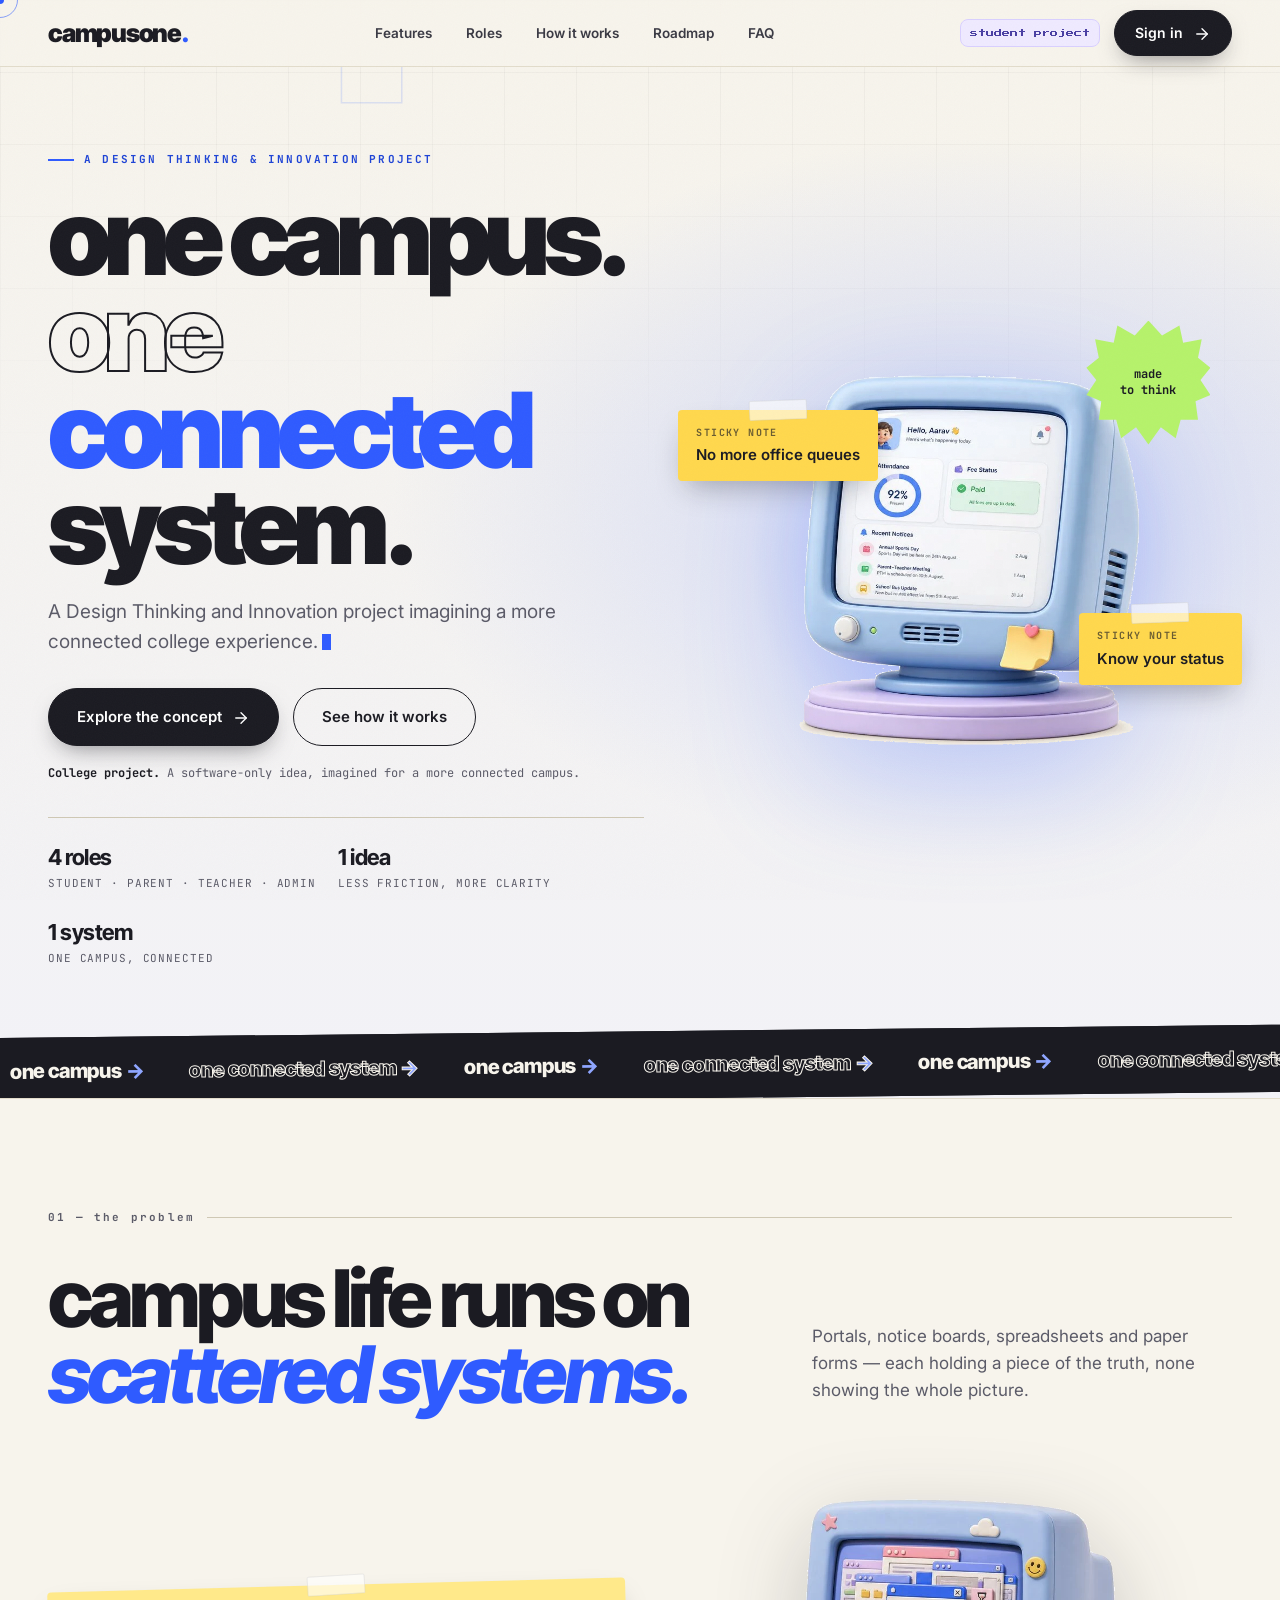
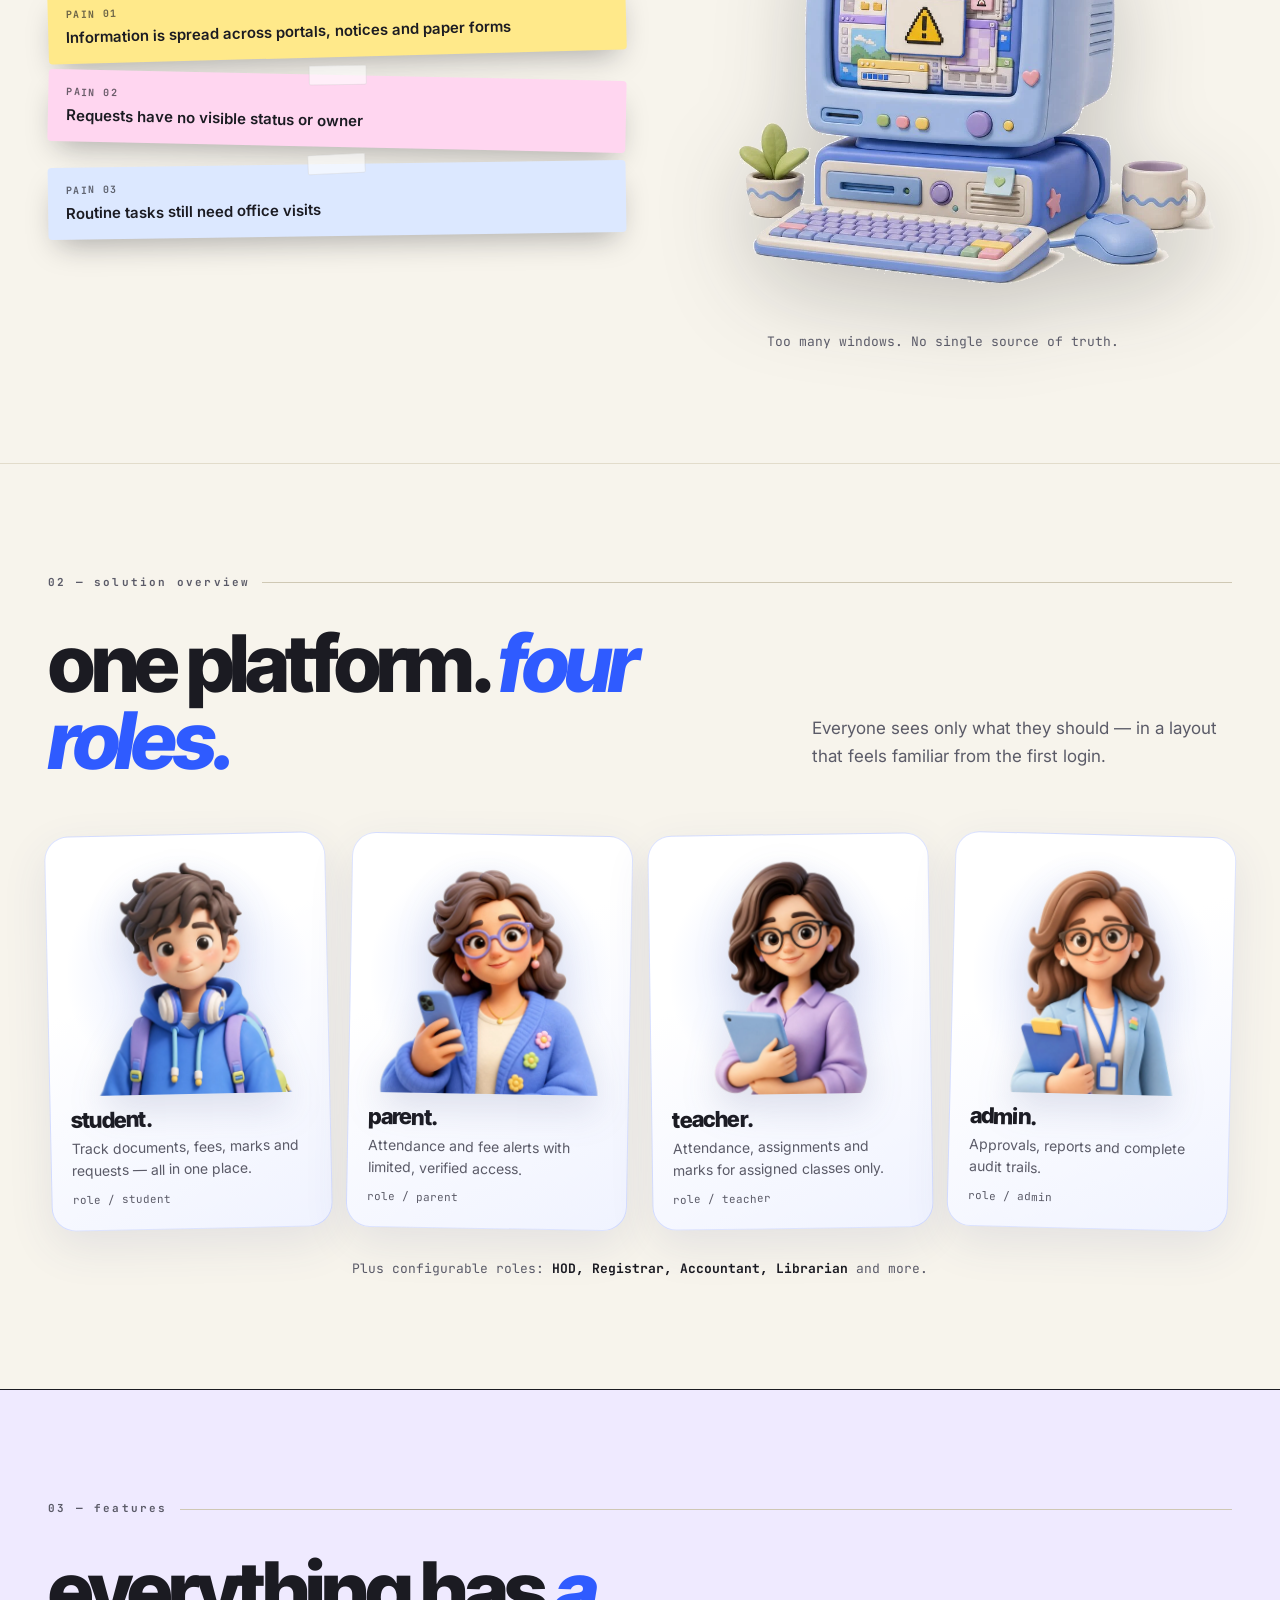
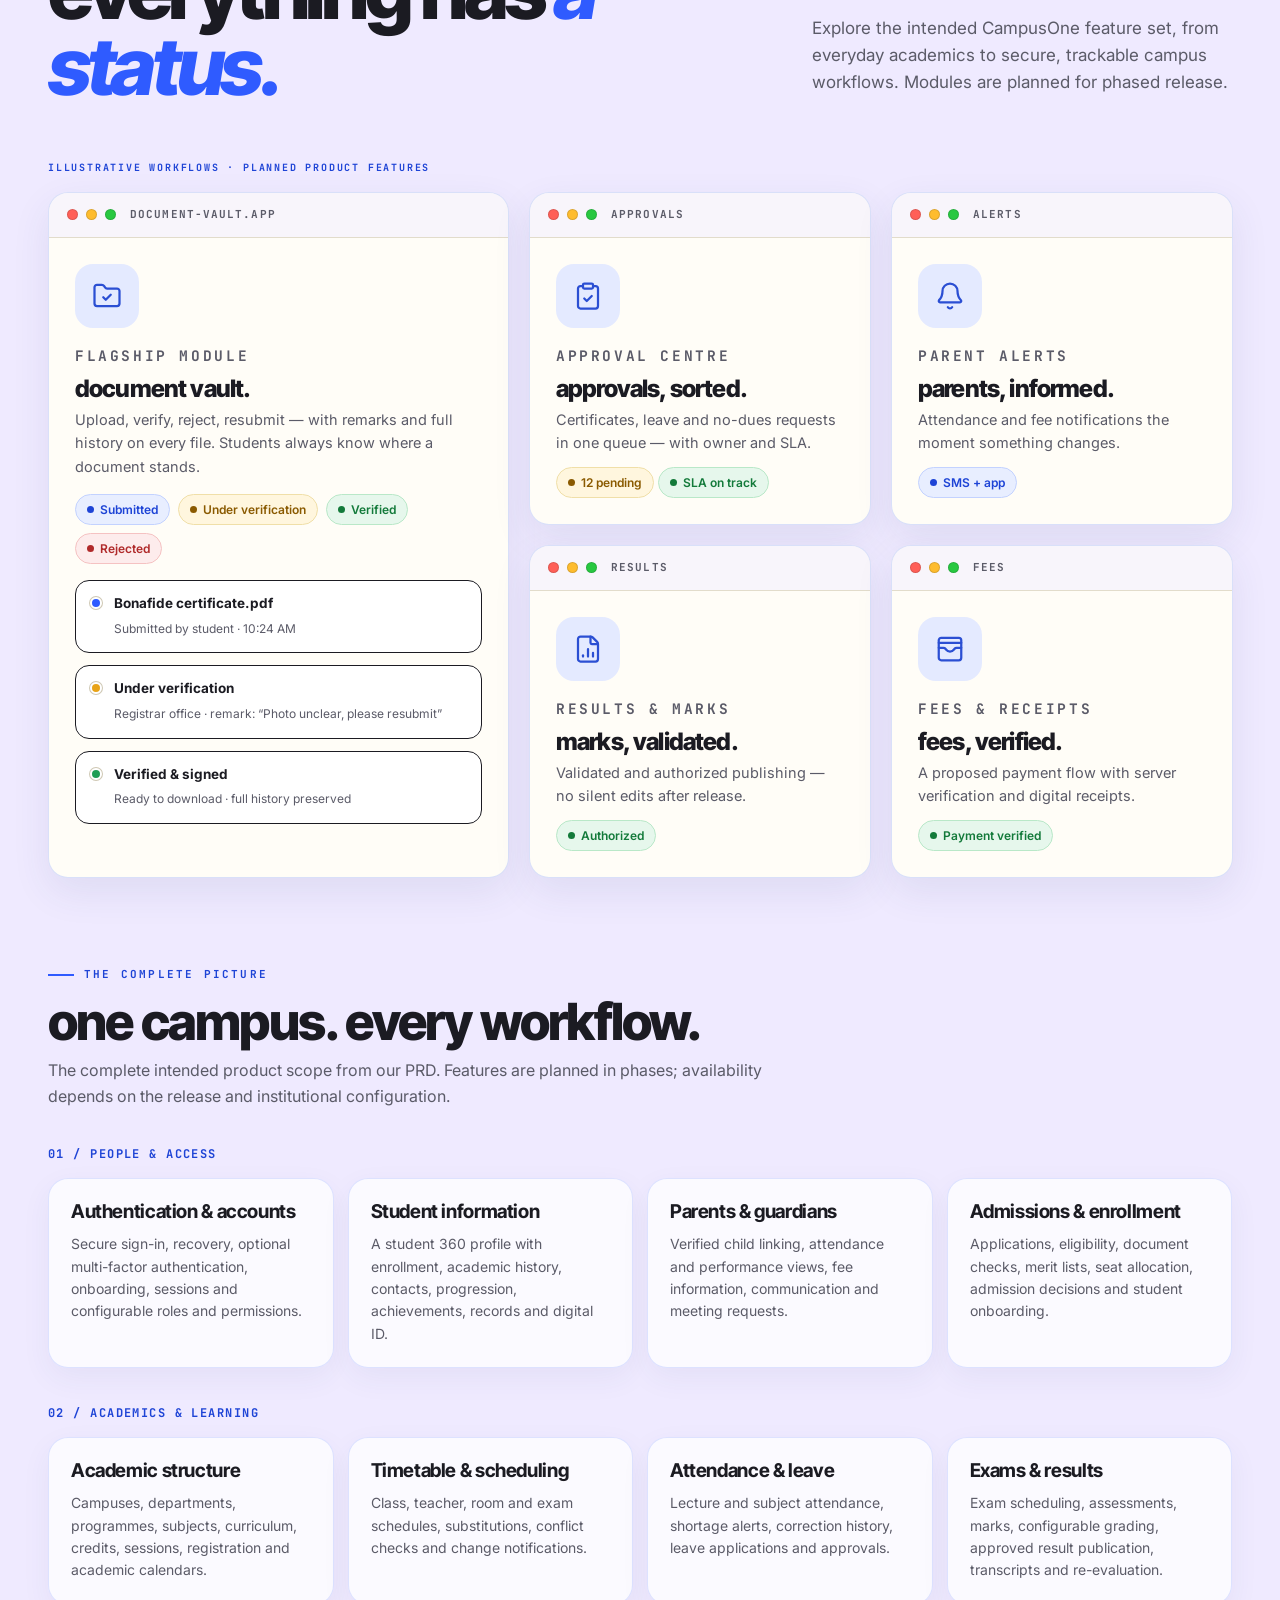
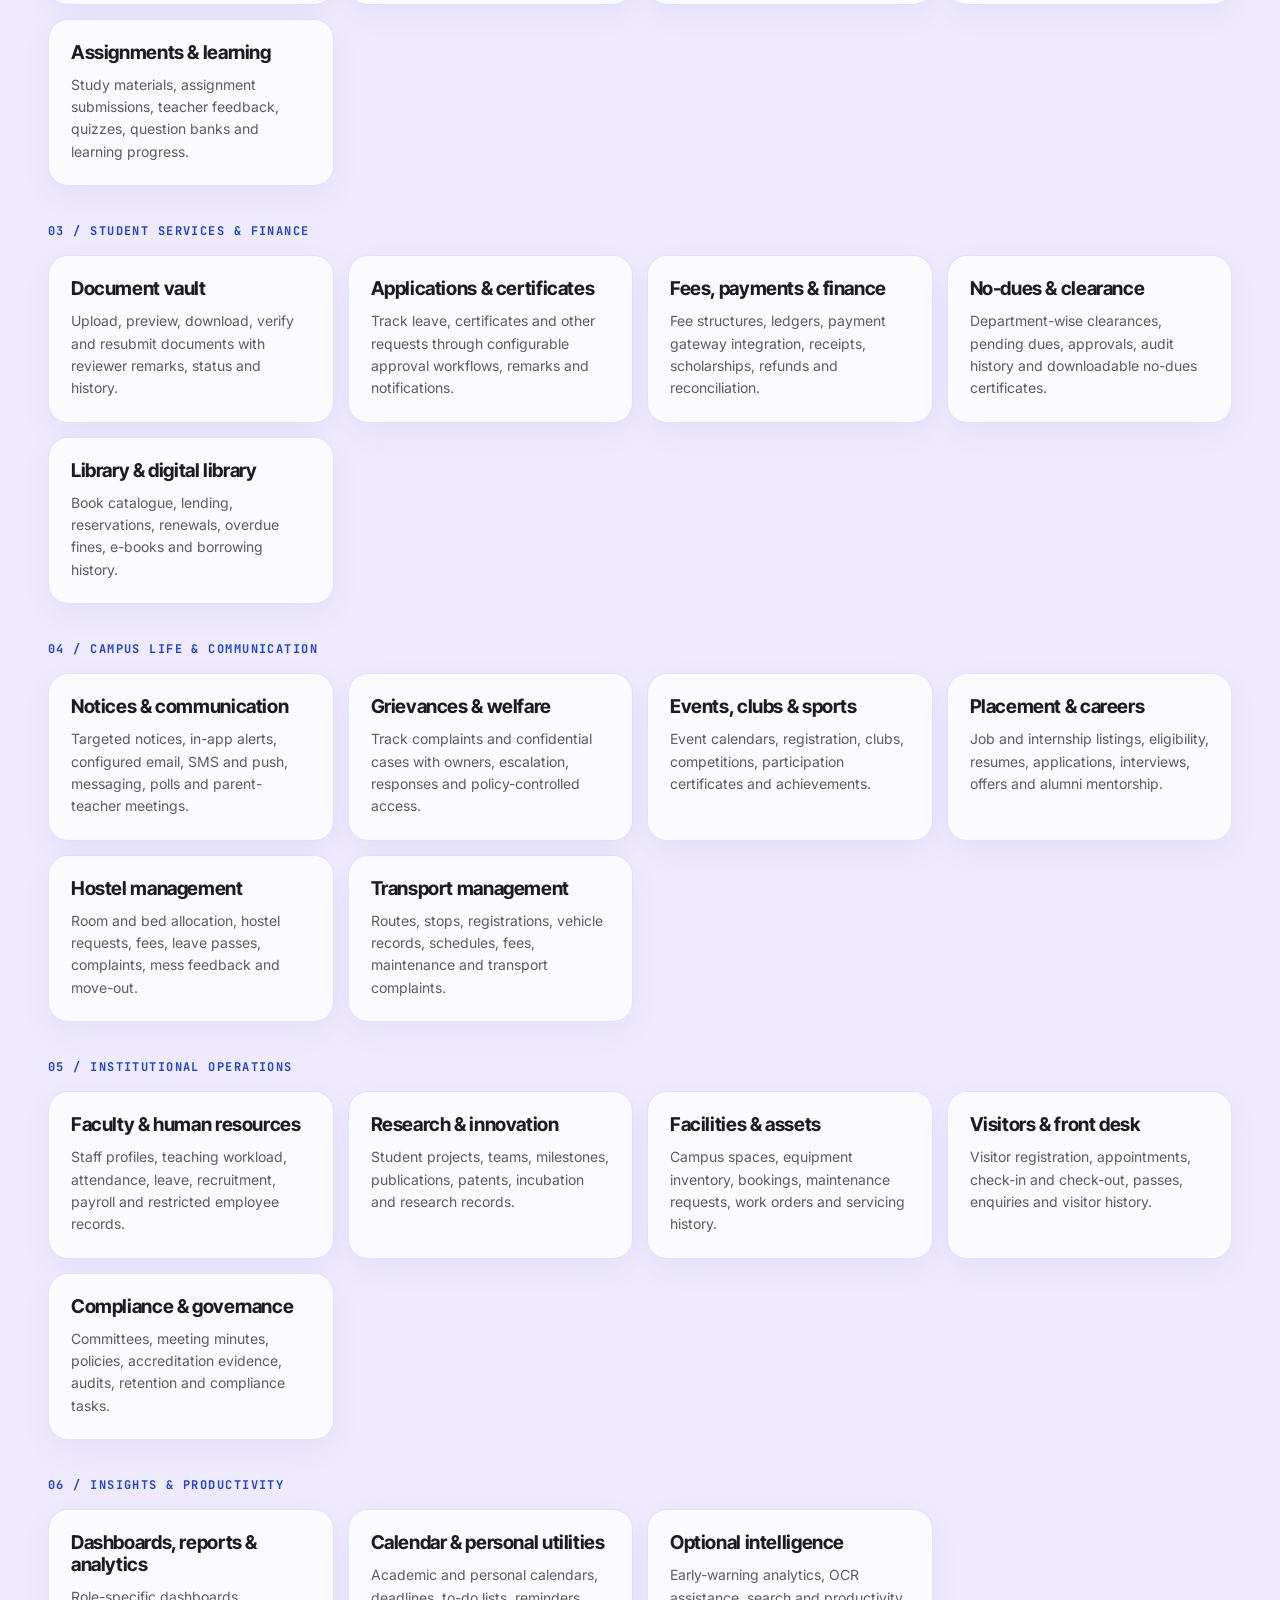
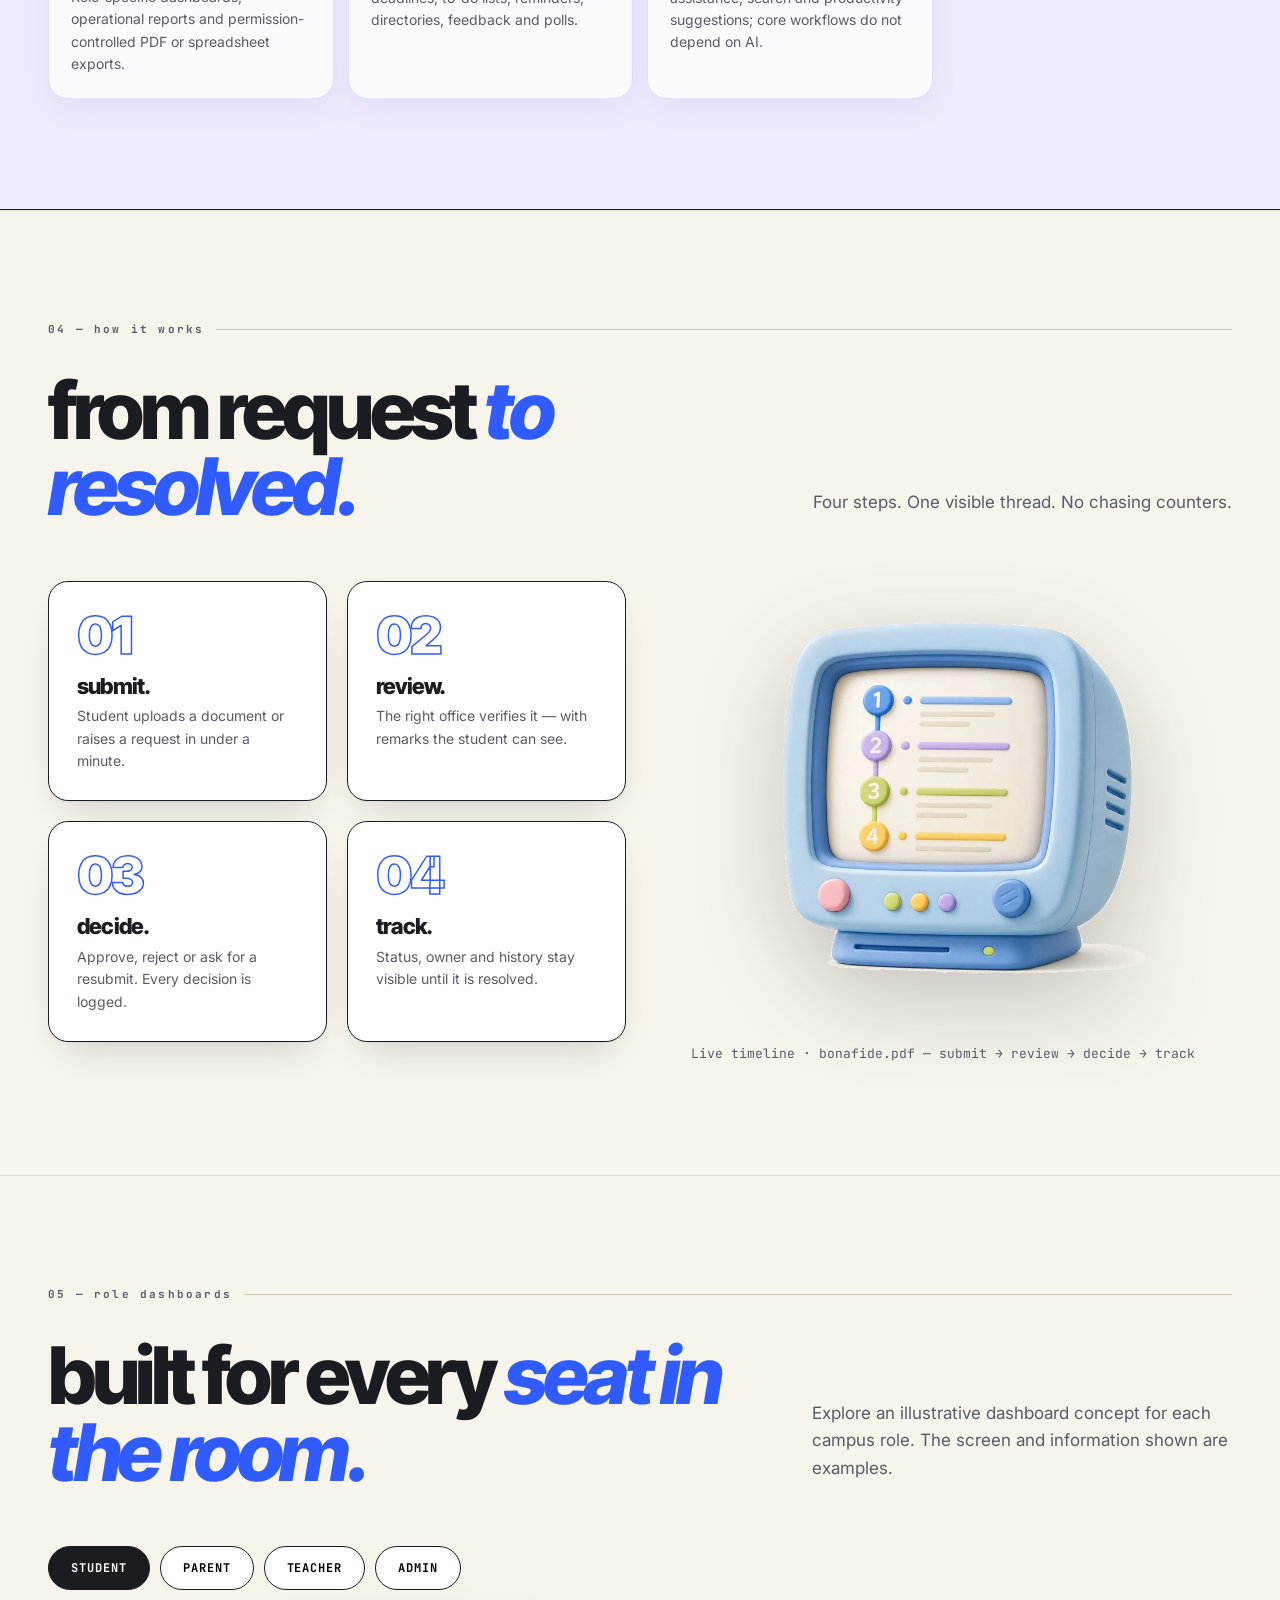
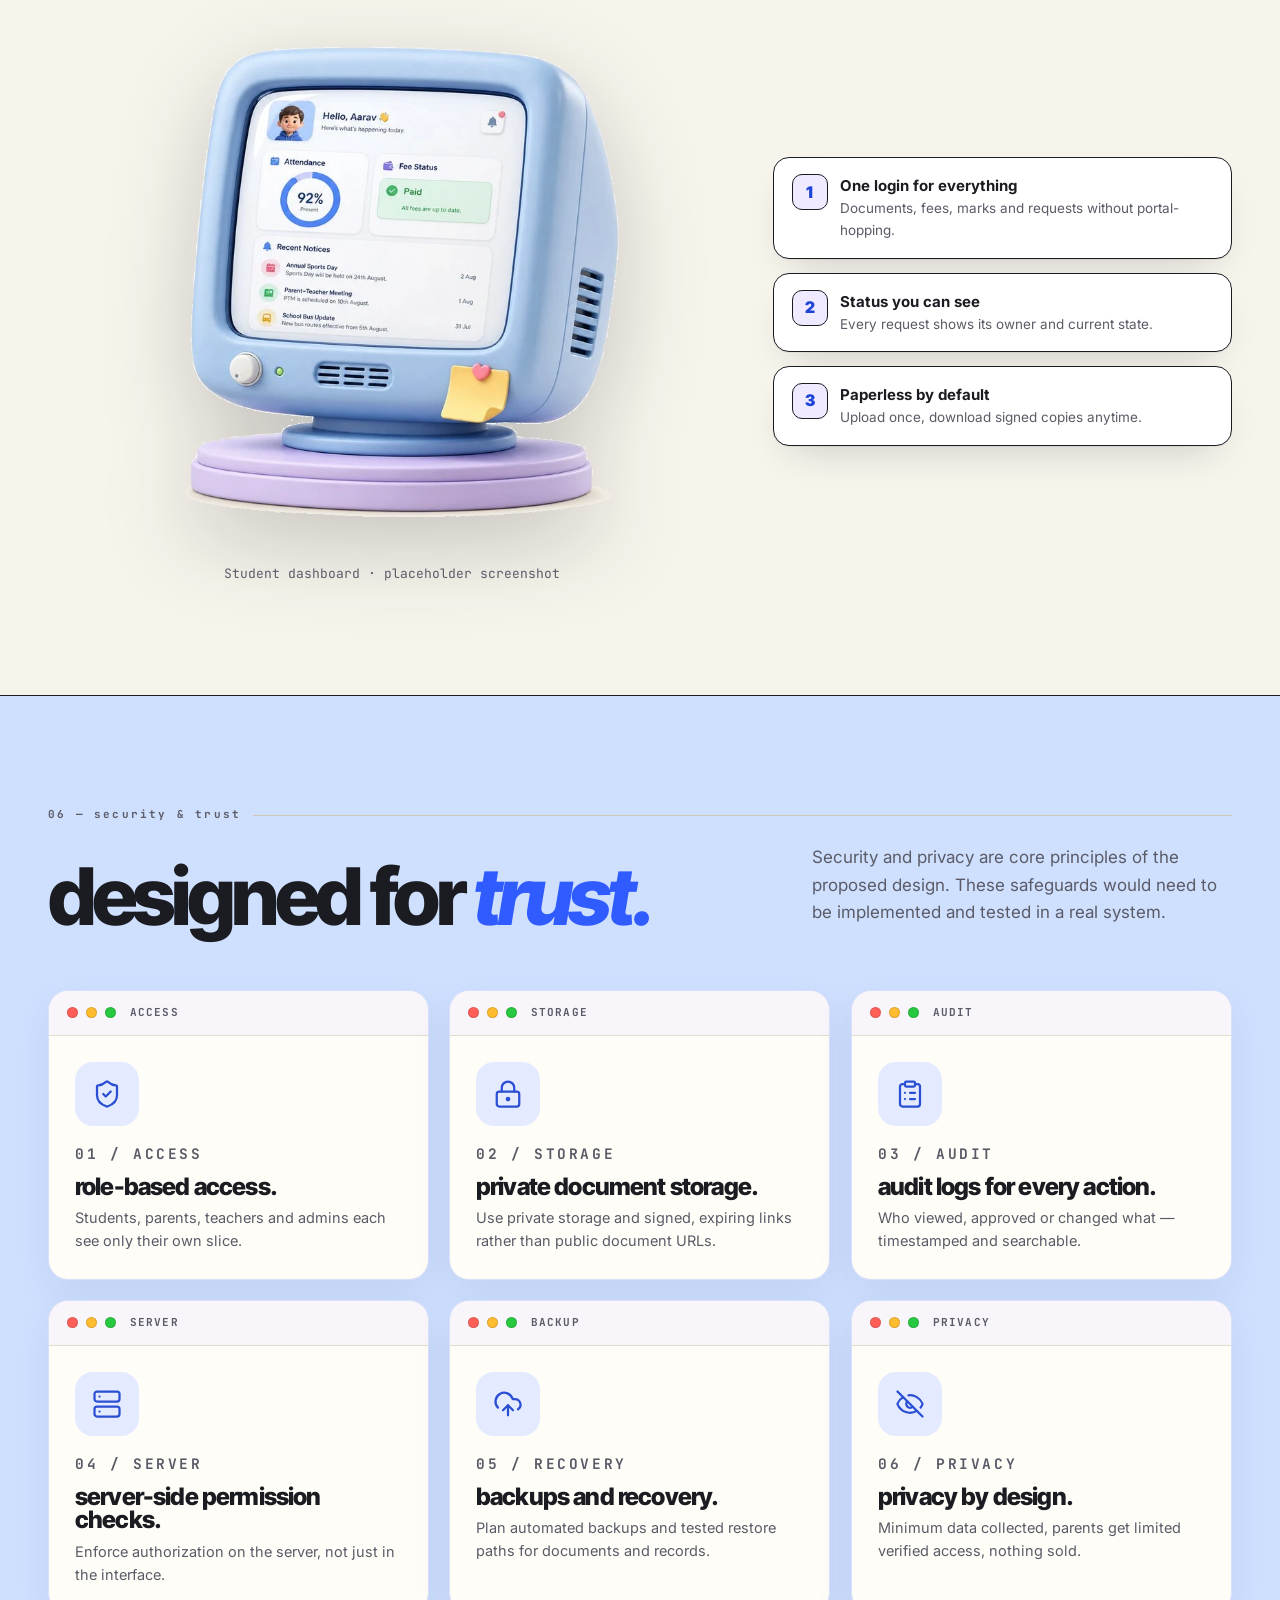
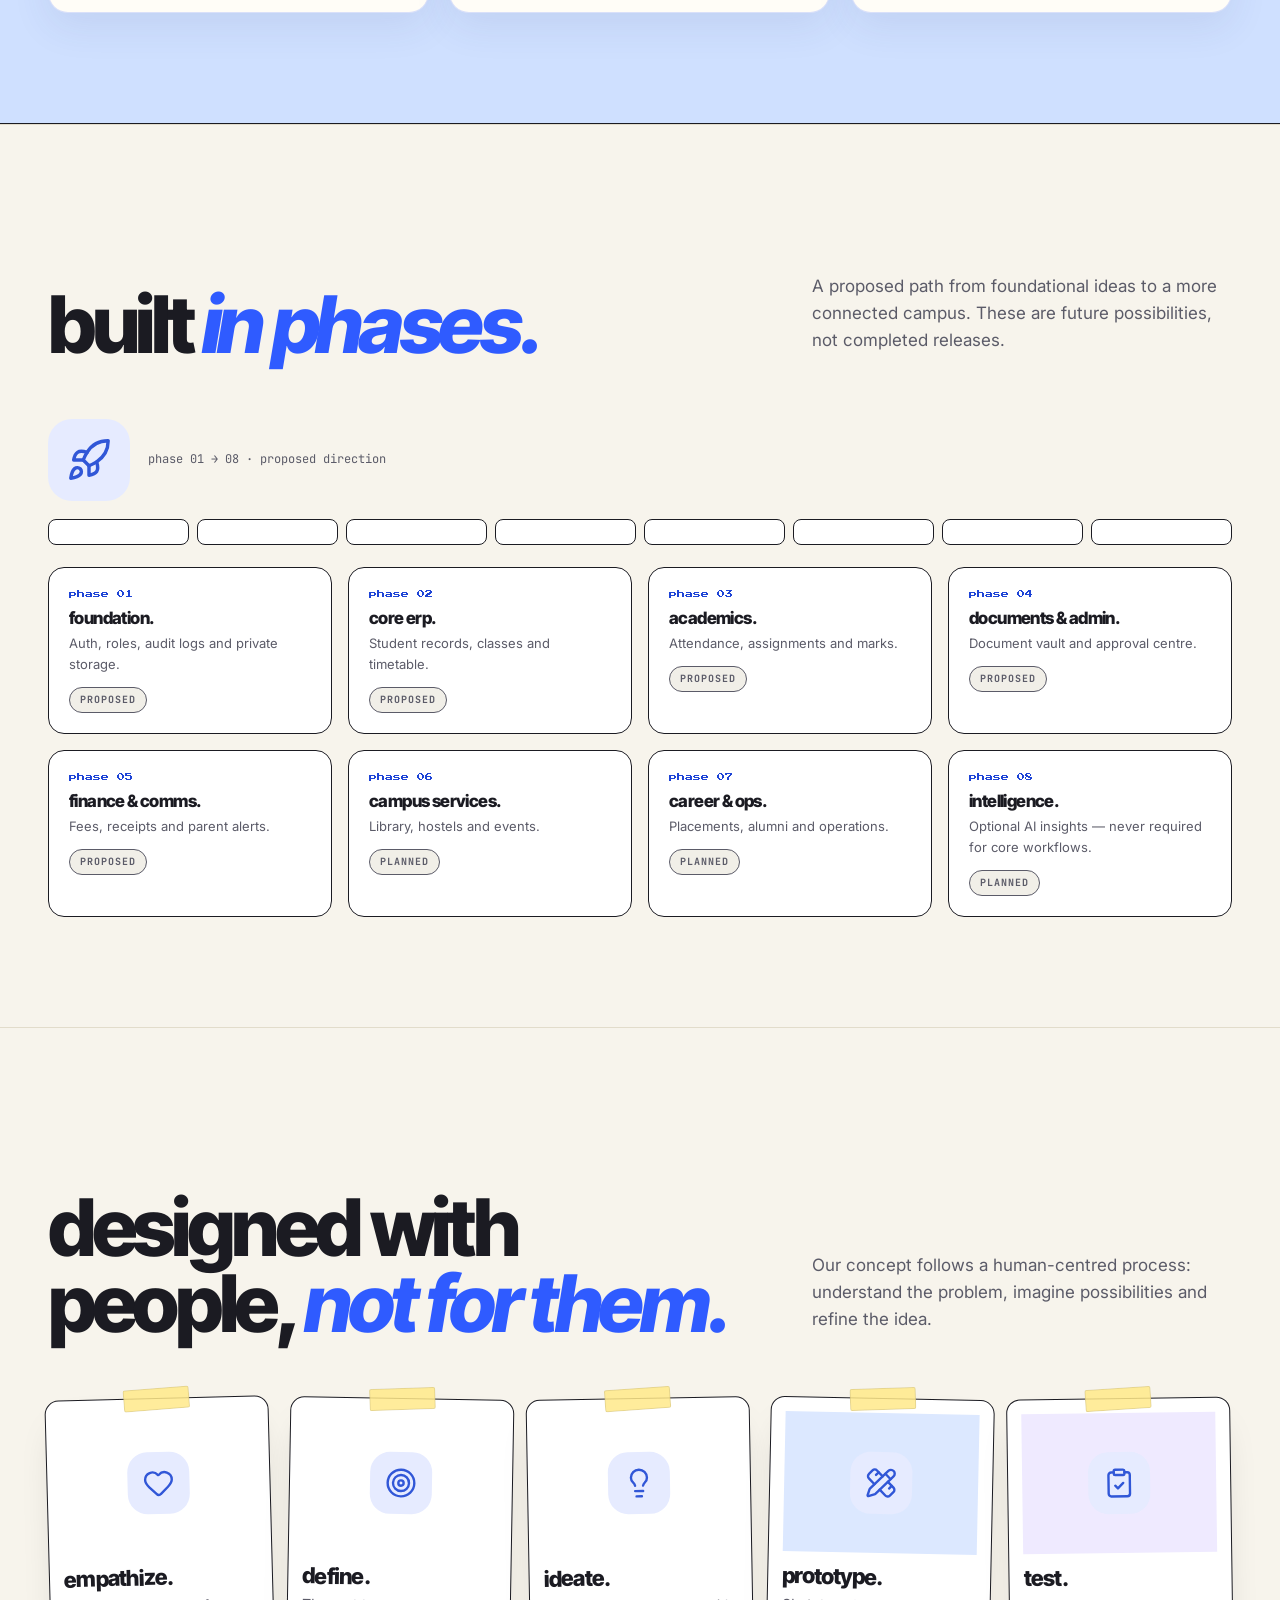
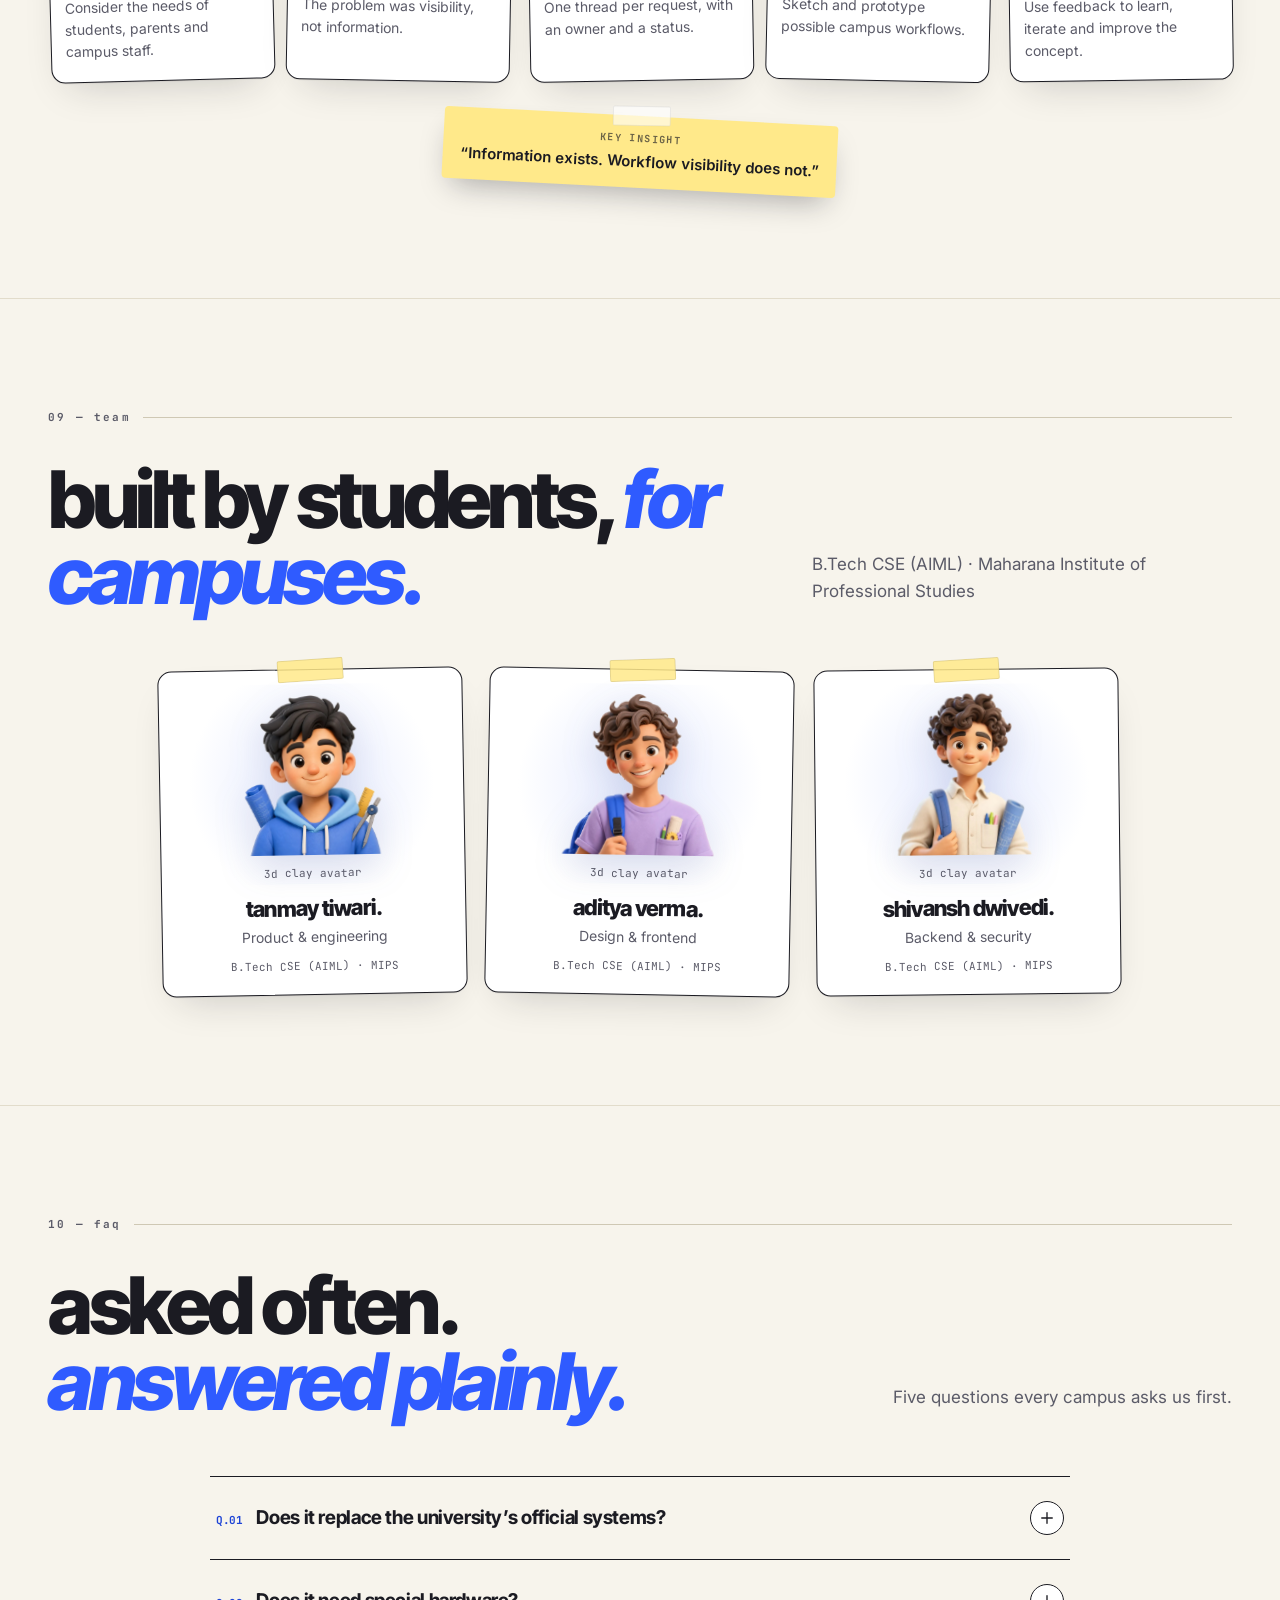
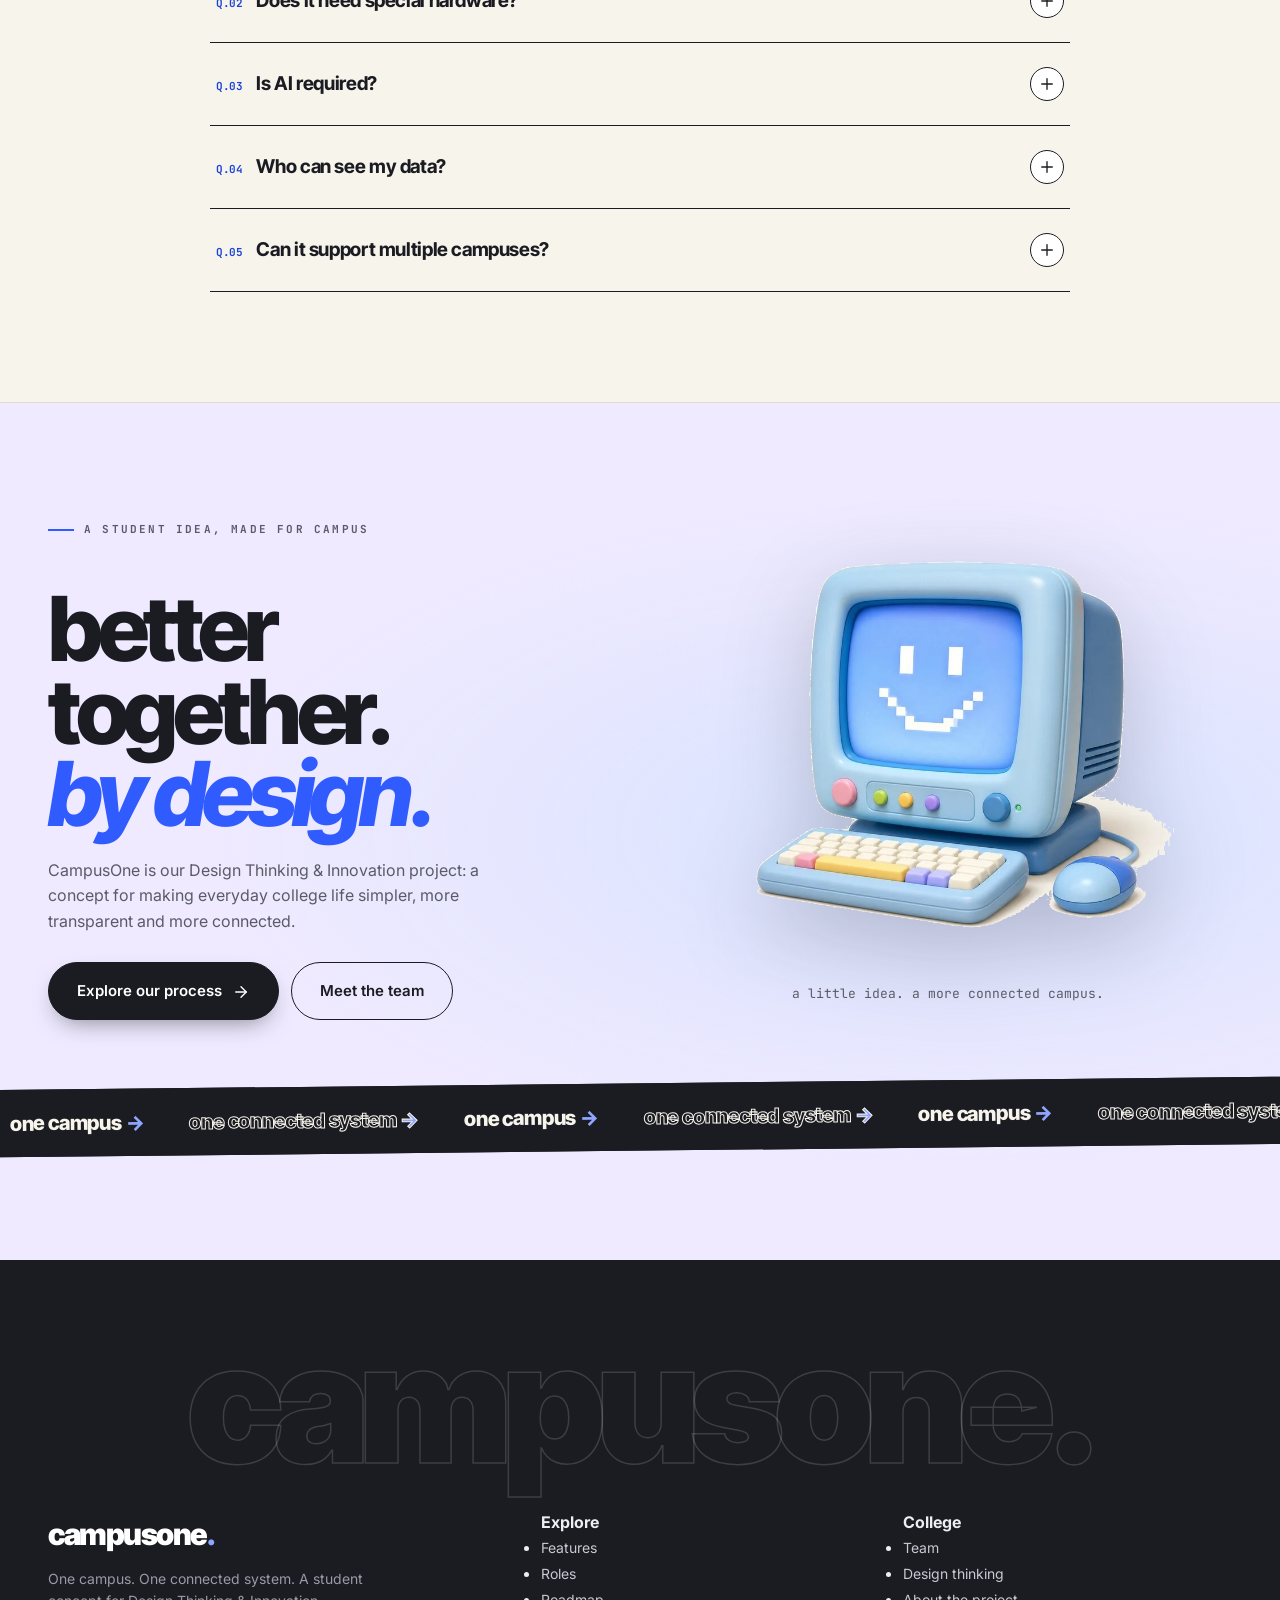
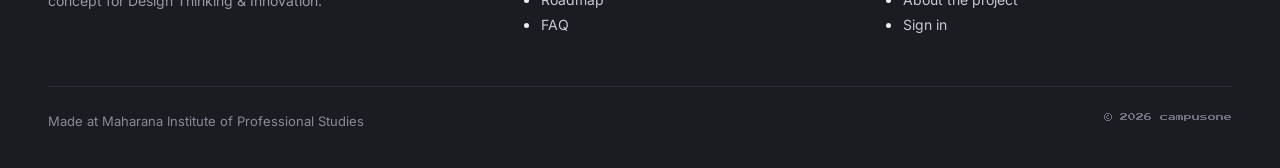
<file: index.html>
<!DOCTYPE html>
<html lang="en">
<head>
<meta charset="UTF-8">
<meta name="viewport" content="width=device-width, initial-scale=1.0, viewport-fit=cover">
<title>CampusOne — A Design Thinking & Innovation Project</title>
<meta name="description" content="CampusOne is a college Design Thinking and Innovation project exploring a connected campus ERP for students, parents, teachers and administrators.">
<meta name="keywords" content="CampusOne, College ERP, campus management, student portal, document vault, approval centre">
<meta name="author" content="CampusOne — Maharana Institute of Professional Studies">
<meta name="theme-color" content="#F7F4EC">
<link rel="canonical" href="https://campusone.vercel.app/">
<meta property="og:type" content="website">
<meta property="og:site_name" content="CampusOne">
<meta property="og:title" content="CampusOne — One Campus. One Connected System.">
<meta property="og:description" content="A Design Thinking and Innovation project imagining a more connected college experience.">
<meta property="og:url" content="https://campusone.vercel.app/">
<meta property="og:image" content="https://campusone.vercel.app/assets/opt/hero-monitor.jpg">
<meta property="og:image:width" content="1200">
<meta property="og:image:height" content="900">
<meta property="og:image:alt" content="CampusOne retro CRT monitor showing Hello, campus.">
<meta name="twitter:card" content="summary_large_image">
<meta name="twitter:title" content="CampusOne — One Campus. One Connected System.">
<meta name="twitter:description" content="A student project exploring a connected college experience for everyone.">
<meta name="twitter:image" content="https://campusone.vercel.app/assets/opt/hero-monitor.jpg">
<link rel="icon" href="data:image/svg+xml,%3Csvg xmlns='http://www.w3.org/2000/svg' viewBox='0 0 64 64'%3E%3Crect width='64' height='64' rx='14' fill='%232F5BFF'/%3E%3Ctext x='32' y='42' font-family='Arial Black,Arial' font-size='30' font-weight='900' fill='white' text-anchor='middle'%3Ec%3C/text%3E%3C/svg%3E">
<link rel="preconnect" href="https://fonts.googleapis.com">
<link rel="preconnect" href="https://fonts.gstatic.com" crossorigin>
<link href="https://fonts.googleapis.com/css2?family=Inter:wght@400;500;600;700&family=Inter+Tight:ital,wght@0,700;0,800;0,900;1,700;1,800&family=JetBrains+Mono:wght@500;700&family=Press+Start+2P&display=swap" rel="stylesheet">
<script type="application/ld+json">
{"@context":"https://schema.org","@type":"Organization","name":"CampusOne","description":"Unified College ERP platform","url":"https://campusone.vercel.app/","sameAs":[],"founder":{"@type":"CollegeOrUniversity","name":"Maharana Institute of Professional Studies"}}
</script>
<style>
:root{--cream:#F7F4EC;--paper:#FFFDF7;--ink:#1B1B22;--ink2:#3A3A44;--muted:#5B5B68;--cobalt:#2F5BFF;--cobalt-d:#1E44D6;--peri:#8FA6FF;--sky:#CFE0FF;--lav:#EFEAFF;--pink:#FF8FD8;--lime:#B6F26B;--yellow:#FFD84D;--hair:#E2DCCB;--hair2:#CFC8B4;--green:#1F9D55;--amber:#B7791F;--red:#D64545;--r:20px;--ease:cubic-bezier(.22,1,.36,1);--sh:0 1px 0 rgba(27,27,34,.05),0 18px 40px -18px rgba(27,27,34,.22);--sh-lg:0 2px 0 rgba(27,27,34,.04),0 32px 70px -24px rgba(27,27,34,.32)}
*{box-sizing:border-box;margin:0;padding:0}
html{scroll-behavior:smooth}
body{font-family:'Inter',system-ui,-apple-system,sans-serif;background:var(--cream);color:var(--ink);line-height:1.6;font-size:16px;-webkit-font-smoothing:antialiased;overflow-x:hidden}
body::before{content:"";position:fixed;inset:0;pointer-events:none;z-index:999;opacity:.05;background-image:url("data:image/svg+xml,%3Csvg xmlns='http://www.w3.org/2000/svg' width='140' height='140'%3E%3Cfilter id='n'%3E%3CfeTurbulence type='fractalNoise' baseFrequency='.9' numOctaves='2'/%3E%3C/filter%3E%3Crect width='140' height='140' filter='url(%23n)' opacity='.55'/%3E%3C/svg%3E")}
body::after{content:"";position:fixed;inset:0;pointer-events:none;z-index:0;background-image:linear-gradient(rgba(27,27,34,.045) 1px,transparent 1px),linear-gradient(90deg,rgba(27,27,34,.045) 1px,transparent 1px);background-size:72px 72px;mask-image:linear-gradient(180deg,black,transparent 55%)}
::selection{background:var(--cobalt);color:#fff}
a{color:inherit}
img{max-width:100%;display:block}
:focus-visible{outline:3px solid var(--cobalt);outline-offset:3px;border-radius:6px}
.skip{position:absolute;left:-9999px;top:0;background:var(--ink);color:#fff;padding:10px 18px;z-index:1000;border-radius:0 0 12px 0;font-weight:600}
.skip:focus{left:0}
.wrap{max-width:1240px;margin:0 auto;padding:0 28px;position:relative;z-index:1}
.mono{font-family:'JetBrains Mono',ui-monospace,monospace}
.pixel{font-family:'Press Start 2P',monospace}
h1,h2,h3{font-family:'Inter Tight','Inter',sans-serif;font-weight:800;letter-spacing:-.035em;line-height:.98;text-transform:lowercase}
.eyebrow{font-family:'JetBrains Mono',monospace;font-size:11px;font-weight:700;letter-spacing:.2em;text-transform:uppercase;color:var(--cobalt-d);display:inline-flex;align-items:center;gap:10px}
.eyebrow::before{content:"";width:26px;height:2px;background:var(--cobalt);flex:none}
.sec{padding:110px 0;position:relative;scroll-margin-top:76px;border-top:1px solid var(--hair)}
.sec:first-of-type{border-top:none}
.sec-head{display:grid;grid-template-columns:1.25fr .75fr;gap:32px;align-items:end;margin-bottom:56px}
.sec-head h2{font-size:clamp(40px,6.2vw,84px);margin-top:16px}
.sec-head h2 em{font-style:italic;font-weight:800;color:var(--cobalt)}
.sec-head .lede{color:var(--muted);font-size:17px;max-width:420px;justify-self:end;padding-bottom:8px}
.sec-no{font-family:'JetBrains Mono',monospace;font-size:11px;font-weight:700;letter-spacing:.2em;color:var(--muted);display:flex;align-items:center;gap:12px;margin-bottom:18px}
.sec-no::after{content:"";flex:1;height:1px;background:var(--hair2)}
.watermark{position:absolute;font-family:'Inter Tight',sans-serif;font-weight:900;font-size:clamp(110px,20vw,300px);line-height:.85;letter-spacing:-.06em;color:transparent;-webkit-text-stroke:1.5px rgba(47,91,255,.14);pointer-events:none;user-select:none;white-space:nowrap;z-index:0}
.btn{position:relative;display:inline-flex;align-items:center;gap:10px;background:var(--ink);color:#fff;text-decoration:none;font-weight:600;font-size:15px;padding:16px 28px;border-radius:999px;border:1px solid var(--ink);cursor:pointer;transition:transform .35s var(--ease),box-shadow .35s var(--ease),background .25s;box-shadow:0 10px 24px -10px rgba(27,27,34,.55);will-change:transform}
.btn:hover{background:#000;box-shadow:0 18px 36px -12px rgba(27,27,34,.55)}
.btn .arr{transition:transform .3s var(--ease)}
.btn:hover .arr{transform:translateX(4px)}
.btn-outline{background:transparent;color:var(--ink);box-shadow:none}
.btn-outline:hover{background:#fff;box-shadow:var(--sh)}
.btn-cobalt{background:var(--cobalt);border-color:var(--cobalt)}
.btn-cobalt:hover{background:var(--cobalt-d)}
/* cursor + progress */
.cursor-dot,.cursor-ring{position:fixed;top:0;left:0;pointer-events:none;z-index:1001;border-radius:50%;display:none}
.cursor-dot{width:8px;height:8px;background:var(--cobalt);transform:translate(-50%,-50%)}
.cursor-ring{width:36px;height:36px;border:1.5px solid rgba(47,91,255,.55);transform:translate(-50%,-50%);transition:width .25s,height .25s,border-color .25s,background .25s}
.cursor-ring.grow{width:58px;height:58px;background:rgba(47,91,255,.08);border-color:var(--cobalt)}
@media(pointer:fine){.cursor-dot,.cursor-ring{display:block}}
.progress{position:fixed;top:0;left:0;height:3px;width:0;background:var(--cobalt);z-index:1002}
/* NAV */
.nav{position:sticky;top:0;z-index:100;background:rgba(247,244,236,.86);backdrop-filter:blur(16px);-webkit-backdrop-filter:blur(16px);border-bottom:1px solid var(--hair)}
.nav-in{display:flex;align-items:center;justify-content:space-between;height:66px;gap:16px}
.logo{font-family:'Inter Tight',sans-serif;font-weight:900;font-size:25px;letter-spacing:-.05em;text-decoration:none}
.logo span{color:var(--cobalt)}
.nav-links{display:flex;gap:30px;list-style:none}
.nav-links a{text-decoration:none;font-size:13.5px;font-weight:600;color:var(--ink2);padding:6px 2px;position:relative}
.nav-links a::after{content:"";position:absolute;left:0;bottom:0;width:0;height:2px;background:var(--cobalt);transition:width .3s var(--ease)}
.nav-links a:hover::after{width:100%}
.nav-right{display:flex;align-items:center;gap:14px}
.tag-v{font-family:'Press Start 2P',monospace;font-size:8px;background:var(--lav);border:1px solid #D9D0FF;color:#4A3FA3;padding:7px 9px;border-radius:8px}
.nav .btn{padding:11px 20px;font-size:14px}
.burger{display:none;background:#fff;border:1px solid var(--hair2);border-radius:12px;width:44px;height:44px;cursor:pointer;align-items:center;justify-content:center;flex-direction:column;gap:5px}
.burger i{display:block;width:20px;height:2px;background:var(--ink);border-radius:2px}
.mobile-menu{display:none;border-top:1px solid var(--hair);background:rgba(247,244,236,.98);padding:16px 28px 24px}
.mobile-menu.open{display:block}
.mobile-menu a{display:block;padding:12px 4px;text-decoration:none;font-weight:600;border-bottom:1px solid var(--hair)}
.mobile-menu .btn{margin-top:16px;width:100%;justify-content:center}
/* HERO — editorial asymmetric */
.hero{padding:56px 0 0;position:relative;overflow:hidden}
.hero .watermark{top:-10px;right:-4%;font-size:clamp(140px,24vw,360px)}
.hero-grid{display:grid;grid-template-columns:1.05fr .95fr;gap:48px;align-items:center;position:relative;z-index:1}
.hero h1{font-size:clamp(58px,8.2vw,118px);margin:20px 0 22px;font-weight:900}
.hero h1 .line2{display:block}
.hero h1 .outline{color:transparent;-webkit-text-stroke:2px var(--ink)}
.hero h1 .cob{color:var(--cobalt)}
.hero-sub{font-size:clamp(16px,1.6vw,19px);color:var(--muted);max-width:520px;margin-bottom:30px}
.hero-cta{display:flex;gap:14px;flex-wrap:wrap;margin-bottom:18px}
.hero-note{font-family:'JetBrains Mono',monospace;font-size:12px;color:var(--muted)}
.hero-note b{color:var(--ink)}
.hero-meta{display:flex;gap:22px;margin-top:34px;padding-top:22px;border-top:1px solid var(--hair2);flex-wrap:wrap}
.hero-meta div{font-family:'JetBrains Mono',monospace;font-size:11px;letter-spacing:.08em;text-transform:uppercase;color:var(--muted)}
.hero-meta b{display:block;font-family:'Inter Tight',sans-serif;font-size:22px;letter-spacing:-.02em;color:var(--ink);text-transform:lowercase}
.cursor-blink{display:inline-block;width:9px;height:16px;background:var(--cobalt);vertical-align:-2px;margin-left:4px;animation:blink 1.1s steps(1) infinite}
@keyframes blink{50%{opacity:0}}
.hero-stage{position:relative}
.hero-monitor{animation:float 7s ease-in-out infinite;filter:drop-shadow(0 34px 60px rgba(47,91,255,.24));will-change:transform}
@keyframes float{0%,100%{transform:translateY(0) rotate(-.4deg)}50%{transform:translateY(-12px) rotate(.4deg)}}
.hero-monitor img{width:100%;height:auto}
.img-monitor{max-width:640px;margin:0 auto}
.img-monitor img{width:100%;height:auto;filter:drop-shadow(0 28px 44px rgba(27,27,34,.22))}
.polaroid .ph img{width:100%;height:100%;object-fit:contain}
.avatar img{width:100%;height:100%;object-fit:cover;border-radius:50%}
.feat-icon,.sec-icon{width:88px;height:88px;object-fit:contain;margin-bottom:16px;filter:drop-shadow(0 10px 18px rgba(27,27,34,.18));transition:transform .35s var(--ease)}
.feat-icon:hover,.sec-icon:hover{transform:translateY(-4px) rotate(-3deg)}
.prop-rocket{width:120px;height:auto;flex:none}
.sticky{position:absolute;background:var(--yellow);padding:16px 18px;border-radius:4px;box-shadow:0 14px 30px -10px rgba(27,27,34,.35);font-weight:600;font-size:15px;line-height:1.35;max-width:200px;text-align:left;z-index:2;transition:transform .35s var(--ease)}
.sticky::before{content:"";position:absolute;top:-10px;left:50%;transform:translateX(-50%) rotate(-2deg);width:56px;height:18px;background:rgba(255,255,255,.6);border:1px solid rgba(27,27,34,.08);border-radius:2px}
.sticky-blue{background:#DCE8FF;transform:rotate(-4deg)}
.sticky-yellow{background:#FFE98A;transform:rotate(3deg)}
.sticky-pink{background:#FFD6F0;transform:rotate(-2deg)}
.sticky:hover{transform:rotate(0deg) translateY(-5px) scale(1.03)}
.sticky small{display:block;font-family:'JetBrains Mono',monospace;font-size:10px;letter-spacing:.14em;text-transform:uppercase;opacity:.65;margin-bottom:6px;font-weight:700}
.sticky-l{left:-14px;top:14%}
.sticky-r{right:-10px;bottom:18%}
.starburst{position:absolute;right:4%;top:-8%;width:124px;height:124px;background:var(--lime);clip-path:polygon(50% 0%,61% 12%,75% 4%,78% 18%,93% 15%,90% 30%,100% 38%,92% 48%,100% 60%,88% 65%,90% 80%,76% 80%,72% 95%,60% 86%,50% 100%,40% 86%,28% 95%,24% 80%,10% 80%,12% 65%,0% 60%,8% 48%,0% 38%,10% 30%,7% 15%,22% 18%,25% 4%,39% 12%);display:flex;align-items:center;justify-content:center;text-align:center;font-family:'JetBrains Mono',monospace;font-weight:700;font-size:12px;line-height:1.3;padding:18px;z-index:3;animation:spin 18s linear infinite}
@keyframes spin{to{transform:rotate(360deg)}}
.side-label{position:absolute;left:0;top:50%;transform:rotate(-90deg) translateX(-50%);transform-origin:left top;font-family:'JetBrains Mono',monospace;font-size:10px;letter-spacing:.3em;text-transform:uppercase;color:var(--muted);display:none}
/* MARQUEE */
.marquee{margin-top:64px;border-top:1.5px solid var(--ink);border-bottom:1.5px solid var(--ink);background:var(--ink);color:var(--cream);overflow:hidden;padding:16px 0;white-space:nowrap;transform:rotate(-.6deg) scale(1.02)}
.marquee-track{display:inline-flex;animation:scroll 30s linear infinite}
.marquee:hover .marquee-track{animation-play-state:paused}
.marquee span{font-family:'Inter Tight',sans-serif;font-weight:800;font-size:20px;letter-spacing:-.02em;text-transform:lowercase;padding:0 22px}
.marquee b{color:var(--peri);font-weight:800}
.marquee .alt{color:transparent;-webkit-text-stroke:1px var(--cream)}
@keyframes scroll{to{transform:translateX(-50%)}}
/* OS WINDOW */
.os{background:var(--paper);border:1.5px solid var(--ink);border-radius:var(--r);box-shadow:var(--sh);overflow:hidden;transition:transform .4s var(--ease),box-shadow .4s var(--ease);transform-style:preserve-3d;will-change:transform}
.os:hover{box-shadow:var(--sh-lg)}
.os-bar{display:flex;align-items:center;gap:8px;padding:13px 18px;border-bottom:1px solid var(--hair);background:#fff}
.dot{width:11px;height:11px;border-radius:50%;flex:none;border:1px solid rgba(27,27,34,.15)}
.dot.r{background:#FF5F57}.dot.y{background:#FEBC2E}.dot.g{background:#28C840}
.os-title{font-family:'JetBrains Mono',monospace;font-size:11px;font-weight:700;letter-spacing:.1em;text-transform:uppercase;color:var(--muted);margin-left:6px}
.os-body{padding:26px}
.os-label{font-family:'JetBrains Mono',monospace;font-size:10px;font-weight:700;letter-spacing:.18em;text-transform:uppercase;color:var(--cobalt-d);margin-bottom:10px}
.os h3{font-size:24px;margin-bottom:8px}
.os p{color:var(--muted);font-size:14.5px}
.chip{display:inline-flex;align-items:center;gap:6px;font-size:12px;font-weight:600;padding:5px 11px;border-radius:999px;border:1px solid}
.chip::before{content:"";width:7px;height:7px;border-radius:50%;background:currentColor}
.chip-green{background:#E6F7EC;color:#137A3A;border-color:#B9E8C8}
.chip-amber{background:#FFF6DE;color:#8A5A00;border-color:#F0DFA8}
.chip-red{background:#FDECEC;color:#B02A2A;border-color:#F5C2C2}
.chip-blue{background:#E8EEFF;color:#1E44D6;border-color:#C3D2FF}
.chip-grey{background:#F1EFE8;color:#5B5B68;border-color:#DDD8C8}
/* POLAROID */
.polaroid{background:#fff;border:1.5px solid var(--ink);border-radius:14px;padding:14px 14px 18px;box-shadow:var(--sh);transition:transform .4s var(--ease),box-shadow .4s var(--ease);position:relative}
.polaroid::before{content:"";position:absolute;top:-11px;left:50%;transform:translateX(-50%) rotate(-3deg);width:64px;height:20px;background:rgba(255,233,138,.85);border:1px solid rgba(27,27,34,.1);border-radius:2px;z-index:2}
.polaroid:hover{box-shadow:var(--sh-lg)}
.polaroid .ph{min-height:200px;display:flex;align-items:center;justify-content:center;margin-bottom:14px}
.polaroid h3{font-size:22px}
.polaroid p{color:var(--muted);font-size:14px;margin-top:6px}
.polaroid .cap{font-family:'JetBrains Mono',monospace;font-size:11px;color:var(--muted);margin-top:10px}
/* CRT */
.crt-wrap{max-width:560px;margin:0 auto}
.crt{background:linear-gradient(160deg,#B9D2FF,#8FA6FF 60%,#7A96F5);border-radius:30px;padding:18px;box-shadow:0 28px 60px -20px rgba(47,91,255,.5),inset 0 2px 0 rgba(255,255,255,.6);border:1.5px solid var(--ink)}
.crt-screen{background:linear-gradient(180deg,#F4F7FF,#E9EFFF);border-radius:18px;min-height:280px;padding:20px;position:relative;overflow:hidden;border:1px solid rgba(255,255,255,.7)}
.crt-screen::after{content:"";position:absolute;inset:0;background:linear-gradient(115deg,transparent 30%,rgba(255,255,255,.5) 45%,transparent 60%);pointer-events:none}
.crt-stand{width:120px;height:22px;background:#8FA6FF;margin:0 auto;border-radius:0 0 12px 12px;border:1.5px solid var(--ink);border-top:none}
.crt-base{width:220px;height:18px;background:var(--lav);border-radius:999px;margin:0 auto;border:1.5px solid var(--ink)}
.win{background:#fff;border:1.5px solid var(--ink);border-radius:12px;padding:12px 14px;box-shadow:0 8px 20px -8px rgba(27,27,34,.25);font-size:13px}
.win b{font-size:13px}
.win small{color:var(--muted);display:block;font-size:11.5px}
.messy{position:relative;min-height:280px}
.messy .win{position:absolute}
.messy .w1{top:6px;left:4%;width:62%;transform:rotate(-2deg)}
.messy .w2{top:78px;right:2%;width:58%;transform:rotate(2deg)}
.messy .w3{bottom:8px;left:14%;width:60%;transform:rotate(-1deg)}
/* GRIDS */
.grid4{display:grid;grid-template-columns:repeat(4,1fr);gap:20px}
.grid3{display:grid;grid-template-columns:repeat(3,1fr);gap:20px}
.grid2{display:grid;grid-template-columns:1fr 1fr;gap:28px;align-items:center}
.bento{display:grid;grid-template-columns:1.35fr 1fr 1fr;gap:20px}
.bento .big{grid-row:span 2}
.lav-sec{background:var(--lav);border-top:1.5px solid var(--ink);border-bottom:1.5px solid var(--ink)}
.blue-sec{background:var(--sky);border-top:1.5px solid var(--ink);border-bottom:1.5px solid var(--ink)}
/* STEPS */
.steps{display:grid;grid-template-columns:1fr 1fr;gap:20px}
.step{background:#fff;border:1.5px solid var(--ink);border-radius:var(--r);padding:28px;box-shadow:var(--sh);transition:transform .4s var(--ease)}
.step:hover{transform:translateY(-5px)}
.step .num{font-family:'Inter Tight',sans-serif;font-weight:900;font-size:52px;letter-spacing:-.05em;color:transparent;-webkit-text-stroke:1.5px var(--cobalt);line-height:1;margin-bottom:14px}
.step h3{font-size:22px;margin-bottom:8px}
.step p{color:var(--muted);font-size:14px}
.squiggle{width:100%;height:28px;margin:8px 0 20px;color:var(--cobalt)}
.timeline{display:flex;flex-direction:column;gap:12px}
.tl{display:flex;gap:12px;align-items:flex-start;background:#fff;border:1.5px solid var(--ink);border-radius:14px;padding:12px 14px}
.tl .tdot{width:12px;height:12px;border-radius:50%;flex:none;margin-top:4px;border:2px solid #fff;box-shadow:0 0 0 1px var(--hair2)}
.tl b{font-size:13.5px;display:block}
.tl small{color:var(--muted);font-size:12px}
/* TABS */
.tabs{display:flex;gap:10px;flex-wrap:wrap;margin-bottom:28px}
.tab{font-family:'JetBrains Mono',monospace;font-size:12px;font-weight:700;letter-spacing:.08em;text-transform:uppercase;padding:13px 22px;border-radius:999px;border:1.5px solid var(--ink);background:#fff;cursor:pointer;transition:all .25s}
.tab[aria-selected="true"]{background:var(--ink);color:#fff}
.tab:hover{background:var(--lav)}
.tab[aria-selected="true"]:hover{background:#000}
.dash-grid{display:grid;grid-template-columns:1.2fr .8fr;gap:36px;align-items:center}
.dash-ui{display:grid;grid-template-columns:1fr 1fr;gap:10px}
.dash-ui .cell{background:#fff;border:1.5px solid var(--ink);border-radius:12px;padding:12px;font-size:12.5px}
.dash-ui .cell b{display:block;font-size:13px}
.dash-ui .cell small{color:var(--muted)}
.bar{height:8px;border-radius:99px;background:#E8E4D8;overflow:hidden;margin-top:8px}
.bar i{display:block;height:100%;background:var(--cobalt);border-radius:99px;transition:width 1s var(--ease)}
.benefits{list-style:none;display:flex;flex-direction:column;gap:14px}
.benefits li{display:flex;gap:12px;background:#fff;border:1.5px solid var(--ink);border-radius:16px;padding:16px 18px;box-shadow:var(--sh)}
.benefits .ic{width:36px;height:36px;flex:none;border-radius:10px;background:var(--lav);border:1px solid var(--ink);display:flex;align-items:center;justify-content:center;font-family:'Inter Tight',sans-serif;font-weight:900;color:var(--cobalt-d)}
.benefits b{display:block;font-size:15px}
.benefits p{color:var(--muted);font-size:13.5px}
/* ROADMAP */
.rm-bar{display:grid;grid-template-columns:repeat(8,1fr);gap:8px;margin-bottom:22px}
.rm-seg{height:26px;border-radius:8px;border:1.5px solid var(--ink);background:#fff;position:relative;overflow:hidden}
.rm-seg i{position:absolute;inset:0;background:var(--cobalt);transform:scaleX(0);transform-origin:left;transition:transform 1.2s var(--ease)}
.rm-grid{display:grid;grid-template-columns:repeat(4,1fr);gap:16px}
.rm-card{background:#fff;border:1.5px solid var(--ink);border-radius:16px;padding:20px;transition:transform .35s var(--ease)}
.rm-card:hover{transform:translateY(-4px)}
.rm-card .ph{font-family:'Press Start 2P',monospace;font-size:8px;color:var(--cobalt-d);margin-bottom:10px}
.rm-card h3{font-size:17px;margin-bottom:6px}
.rm-card p{font-size:13px;color:var(--muted)}
.rm-card.done{background:#F2F5FF}
.rm-card .st{font-family:'JetBrains Mono',monospace;font-size:10px;font-weight:700;letter-spacing:.1em;text-transform:uppercase;margin-top:12px;display:inline-block;padding:4px 10px;border-radius:99px;border:1px solid}
.st-done{background:#E6F7EC;color:#137A3A;border-color:#B9E8C8}.st-next{background:#FFF6DE;color:#8A5A00;border-color:#F0DFA8}.st-later{background:#F1EFE8;color:#5B5B68;border-color:#DDD8C8}
/* STRIP + TEAM */
.strip{display:grid;grid-template-columns:repeat(5,1fr);gap:16px}
.strip .polaroid .ph{min-height:140px}
.avatar{width:170px;height:170px;display:flex;align-items:center;justify-content:center;margin:0 auto 10px}
.avatar img{object-fit:contain;border-radius:0}
.team-grid{display:grid;grid-template-columns:repeat(3,1fr);gap:22px;max-width:960px;margin:0 auto}
.team-grid .polaroid{text-align:center}
.team-grid .ph{background:radial-gradient(circle, #e4eaff 0%, transparent 72%);min-height:200px;flex-direction:column}
.icon{width:22px;height:22px;stroke:currentColor;fill:none;stroke-width:1.8;stroke-linecap:round;stroke-linejoin:round}
.icon-lg{width:36px;height:36px}
.center{text-align:center}
.note-line{text-align:center;font-family:'JetBrains Mono',monospace;font-size:13px;color:var(--muted);margin-top:30px}
.note-line b{color:var(--ink)}
/* FAQ */
.faq-list{display:flex;flex-direction:column;max-width:860px;margin:0 auto;border-top:1.5px solid var(--ink)}
.faq{border-bottom:1.5px solid var(--ink);background:transparent}
.faq-btn{width:100%;display:flex;justify-content:space-between;align-items:center;gap:16px;background:none;border:none;padding:24px 6px;cursor:pointer;text-align:left;font-family:'Inter Tight',sans-serif;font-weight:700;font-size:19px;color:var(--ink);letter-spacing:-.02em}
.faq-btn .qno{font-family:'JetBrains Mono',monospace;font-size:11px;color:var(--cobalt-d);margin-right:14px;flex:none}
.faq-btn .plus{width:34px;height:34px;flex:none;border-radius:50%;border:1.5px solid var(--ink);display:flex;align-items:center;justify-content:center;font-size:18px;transition:transform .3s var(--ease),background .25s;background:#fff}
.faq-btn[aria-expanded="true"] .plus{transform:rotate(45deg);background:var(--ink);color:#fff}
.faq-panel{max-height:0;overflow:hidden;transition:max-height .4s var(--ease)}
.faq-panel p{padding:0 6px 24px;color:var(--muted);font-size:15px;max-width:640px}
/* CTA + FOOTER */
.cta{text-align:center;overflow:hidden}
.cta .watermark{top:-20px;left:50%;transform:translateX(-50%)}
.cta h2{font-size:clamp(44px,7vw,88px);margin:16px 0 12px;position:relative;z-index:1}
.cta p{color:var(--muted);max-width:560px;margin:0 auto 28px;position:relative;z-index:1}
footer{background:var(--ink);color:#EDEDF2;padding:72px 0 36px;position:relative;overflow:hidden}
footer a{color:#C9C9D4;text-decoration:none;font-size:14px}
footer a:hover{color:#fff}
.foot-grid{display:grid;grid-template-columns:1.4fr 1fr 1fr;gap:32px;margin-bottom:48px;position:relative;z-index:1}
.foot-logo{font-family:'Inter Tight',sans-serif;font-weight:900;font-size:30px;color:#fff;letter-spacing:-.05em}
.foot-logo span{color:var(--peri)}
.foot-tag{color:#9A9AA8;font-size:14px;margin-top:10px;max-width:320px}
.foot h4{font-family:'JetBrains Mono',monospace;font-size:11px;letter-spacing:.16em;text-transform:uppercase;color:#8A8A98;margin-bottom:14px}
.foot ul{list-style:none;display:flex;flex-direction:column;gap:10px}
.foot-bottom{border-top:1px solid #2E2E38;padding-top:24px;display:flex;justify-content:space-between;gap:16px;flex-wrap:wrap;font-size:13px;color:#8A8A98;position:relative;z-index:1}
.foot-bottom .pixel{font-size:8px;color:#6E6E7E}
.foot-giant{font-family:'Inter Tight',sans-serif;font-weight:900;font-size:clamp(64px,13vw,180px);line-height:.85;letter-spacing:-.06em;color:transparent;-webkit-text-stroke:1.5px rgba(247,244,236,.16);text-align:center;user-select:none;pointer-events:none;margin-bottom:36px}
/* Image-led clay surfaces */
.hero{background:radial-gradient(ellipse at 78% 42%,rgba(207,224,255,.8),transparent 42%)}
.hero-stage{isolation:isolate}
.hero-stage::before{content:"";position:absolute;inset:12% 7%;border-radius:50%;background:radial-gradient(circle,rgba(143,166,255,.3),transparent 70%);z-index:-1}
#roles .polaroid{background:linear-gradient(155deg,#fff 35%,#f0f3ff);border-color:rgba(47,91,255,.17);border-radius:24px;padding:20px;box-shadow:0 16px 45px rgba(54,68,125,.1)}
#roles .polaroid::before{display:none}
#roles .ph{aspect-ratio:1;min-height:0;background:radial-gradient(circle,#dfe7ff,transparent 72%)}
#roles .ph img{max-height:270px;filter:drop-shadow(0 15px 18px rgba(54,68,125,.15))}
.bento .os,.grid3 .os{border-color:rgba(47,91,255,.18);box-shadow:0 14px 38px rgba(54,68,125,.09)}
.bento .os-bar,.grid3 .os-bar{background:rgba(239,234,255,.45)}
.strip .ph img{max-height:150px;filter:drop-shadow(0 10px 14px rgba(54,68,125,.12))}
.team-grid .avatar img{filter:drop-shadow(0 12px 18px rgba(54,68,125,.15))}
.img-monitor figcaption{position:relative}
@media(max-width:760px){.hero-stage{margin-top:16px}.avatar{width:150px;height:150px}.img-monitor{max-width:100%}#roles .ph img{max-height:240px}}

/* Complete product catalogue */
.catalogue{margin-top:80px}
.catalogue-intro{max-width:720px;margin-bottom:32px}
.catalogue-intro h3{font-size:clamp(32px,4vw,52px);margin:12px 0}
.catalogue-intro p{color:var(--muted)}
.catalogue-group{margin-top:36px}
.catalogue-group h4{font-family:'JetBrains Mono',monospace;font-size:12px;letter-spacing:.12em;text-transform:uppercase;color:var(--cobalt-d);margin-bottom:14px}
.catalogue-grid{display:grid;grid-template-columns:repeat(4,minmax(0,1fr));gap:14px}
.catalogue-card{background:rgba(255,255,255,.76);border:1px solid rgba(47,91,255,.15);border-radius:20px;padding:22px;box-shadow:0 10px 30px rgba(54,68,125,.06)}
.catalogue-card h5{font-family:'Inter Tight',sans-serif;font-size:19px;line-height:1.15;letter-spacing:-.02em;margin-bottom:10px}
.catalogue-card p{font-size:14px;line-height:1.6;color:var(--muted)}
@media(max-width:1024px){.catalogue-grid{grid-template-columns:repeat(2,minmax(0,1fr))}}
@media(max-width:600px){.catalogue{margin-top:56px}.catalogue-grid{grid-template-columns:1fr}.catalogue-card{padding:20px}}


/* A more expressive project presentation */
.hero{padding-top:76px;background:radial-gradient(ellipse at 78% 42%,rgba(143,166,255,.35),transparent 43%),linear-gradient(180deg,#f7f4ec,#f2f2f7)}
.hero-copy{position:relative;z-index:3}
.hero h1{letter-spacing:-.065em;line-height:.92}
.hero-stage::before{inset:5%;background:radial-gradient(circle,rgba(143,166,255,.38),transparent 70%)}
.sec-head h2{letter-spacing:-.055em;line-height:.96}
.catalogue-card{transition:transform .3s var(--ease),box-shadow .3s var(--ease),background .3s}
.catalogue-card:hover{transform:translateY(-4px);background:#fff;box-shadow:0 18px 38px rgba(54,68,125,.14)}
.project-close{background:radial-gradient(ellipse at 75% 50%,#d7e2ff,transparent 55%),#efeaff;text-align:left}
.project-close-grid{display:grid;grid-template-columns:1fr 1fr;align-items:center;gap:48px;position:relative;z-index:1}
.project-close-copy h2{font-size:clamp(50px,7vw,96px);line-height:.92;letter-spacing:-.06em;margin:22px 0}
.project-close-copy h2 em{color:var(--cobalt);font-style:italic}
.project-close-copy p:not(.eyebrow){margin:0 0 28px;max-width:490px}
.project-links{display:flex;gap:12px;flex-wrap:wrap}
.project-close .watermark{top:0;left:auto;right:-4%;transform:none;opacity:.65}
@media(max-width:760px){.hero{padding-top:42px}.project-close-grid{grid-template-columns:1fr;gap:20px}.project-close-copy h2{font-size:clamp(48px,12vw,72px)}}

/* REVEAL */
.reveal{opacity:0;transform:translateY(28px);transition:opacity .8s var(--ease),transform .8s var(--ease)}
.reveal.in{opacity:1;transform:none}
@media(max-width:1024px){.grid4{grid-template-columns:repeat(2,1fr)}.bento{grid-template-columns:1fr 1fr}.bento .big{grid-column:span 2;grid-row:auto}.rm-grid{grid-template-columns:repeat(2,1fr)}.strip{grid-template-columns:repeat(3,1fr)}.dash-grid{grid-template-columns:1fr}.grid2{grid-template-columns:1fr}.hero-grid{grid-template-columns:1fr}.sec-head{grid-template-columns:1fr}.sec-head .lede{justify-self:start}}
@media(max-width:760px){
.nav-links,.nav-right .tag-v{display:none}
.burger{display:flex}
.nav-right .btn{display:none}
.sec{padding:72px 0}
.grid3,.grid4,.team-grid{grid-template-columns:1fr}
.bento{grid-template-columns:1fr}.bento .big{grid-column:auto}
.rm-bar{grid-template-columns:repeat(4,1fr)}
.rm-grid{grid-template-columns:1fr}
.strip{grid-template-columns:1fr 1fr}
.sticky{position:static;max-width:none;margin:10px auto;transform:rotate(0)!important}
.starburst{position:static;margin:12px auto 0}
.foot-grid{grid-template-columns:1fr}
.dash-ui{grid-template-columns:1fr 1fr}
.hero-meta{gap:14px}
}
@media(prefers-reduced-motion:reduce){
*,*::before,*::after{animation-duration:.01ms!important;animation-iteration-count:1!important;transition-duration:.01ms!important;scroll-behavior:auto!important}
.reveal{opacity:1;transform:none}
.marquee-track,.hero-monitor,.starburst{animation:none}
.cursor-dot,.cursor-ring{display:none!important}
}

/* Lucide icons: consistent, locally embedded and decorative */
.ui-icon{width:20px;height:20px;flex:none;vertical-align:middle;display:inline-block}
.feat-icon,.sec-icon{width:64px;height:64px;padding:17px;display:block;background:#e4eaff;color:#2b4fd3;border-radius:18px;filter:none;transition:transform .3s var(--ease),background .3s}
.feat-icon:hover,.sec-icon:hover{transform:translateY(-3px);background:#d9e4ff}.design-icon{width:62px;height:62px;padding:15px;border-radius:20px;background:#e6ebff;color:#3157d7}.roadmap-icon{width:82px;height:82px;padding:18px;border-radius:24px;background:#e6ebff;color:#3157d7}.btn .ui-icon,.mobile-menu .ui-icon{width:18px;height:18px}.faq-btn .plus .ui-icon{width:18px;height:18px}

/* Compact app-style navigation, only on mobile browsers. */
.app-dock{display:none}
@media(max-width:760px){.app-dock{position:fixed;z-index:90;bottom:0;left:0;right:0;display:flex;align-items:stretch;justify-content:space-around;gap:2px;padding:8px max(10px,env(safe-area-inset-left)) calc(8px + env(safe-area-inset-bottom)) max(10px,env(safe-area-inset-right));background:rgba(255,253,247,.97);border-top:1px solid #dedbd2;box-shadow:0 -8px 25px rgba(35,40,72,.07);backdrop-filter:blur(16px)}.app-dock a{min-width:0;min-height:48px;flex:1;display:flex;flex-direction:column;align-items:center;justify-content:center;gap:4px;color:#60687b;text-decoration:none;font:600 10px/1.1 Inter,system-ui,sans-serif;border-radius:9px}.app-dock a:hover,.app-dock a[aria-current="location"]{color:#2f5bff;background:#eef1ff}.app-dock svg{display:block;width:20px;height:20px;flex:none}.app-dock a:focus-visible{outline:3px solid #2f5bff;outline-offset:-3px}body{padding-bottom:calc(76px + env(safe-area-inset-bottom))}}

@media(max-width:760px){.wrap{padding-left:20px;padding-right:20px}.nav-in{height:62px}.logo{font-size:24px}.mobile-menu{max-height:calc(100dvh - 140px);overflow-y:auto;padding:12px 20px 20px}.mobile-menu a{min-height:44px}.hero{padding-top:32px}.hero-grid{gap:24px}.hero h1{font-size:clamp(43px,11vw,72px);line-height:.95;margin:18px 0}.hero-sub{font-size:16px;line-height:1.65}.hero-cta .btn{min-height:48px;justify-content:center}.hero-meta{gap:16px;margin-top:24px}.hero-meta div{font-size:10px}.hero-stage{display:flex;flex-wrap:wrap;align-items:center;justify-content:center;gap:9px}.hero-monitor{order:-1;flex:0 0 100%;margin:0}.hero-stage .sticky{position:static;max-width:none;margin:0;flex:1 1 120px;box-shadow:none;padding:10px 12px;font-size:12px;line-height:1.3}.hero-stage .sticky::before{display:none}.hero-stage .sticky small{font-size:8px;margin-bottom:3px}.hero-stage .starburst{position:absolute;right:0;top:0;width:70px;height:70px;font-size:9px;margin:0;z-index:3}.sec{padding:60px 0}.sec-head{gap:14px;margin-bottom:32px}.sec-head h2{font-size:clamp(38px,10vw,60px);line-height:1}.sec-head .lede{font-size:15px}.steps{grid-template-columns:1fr}.os-body{padding:20px}.strip{gap:12px}.strip .polaroid{padding:12px}.strip .polaroid h3{font-size:18px}.strip .polaroid p{font-size:12px}.tabs{gap:7px}.tab{flex:1 1 calc(50% - 7px);padding:12px 8px}.faq-btn{font-size:16px;line-height:1.35;padding:19px 2px}.faq-btn .qno{margin-right:8px}.project-links .btn{min-height:48px;justify-content:center}.project-close-grid{gap:18px}.foot-grid{gap:28px}.foot-giant{font-size:clamp(58px,16vw,120px)} }
@media(max-width:360px){.hero h1{font-size:40px}.hero-cta .btn{width:100%}.strip{grid-template-columns:1fr}.tabs .tab{font-size:10px}.project-links .btn{width:100%}}

</style>
</head>
<body>
<a class="skip" href="#main">Skip to content</a>
<div class="progress" id="progress" aria-hidden="true"></div>
<div class="cursor-dot" id="cDot" aria-hidden="true"></div>
<div class="cursor-ring" id="cRing" aria-hidden="true"></div>
<!-- ============ NAVBAR ============ -->
<header class="nav" role="banner">
  <div class="wrap nav-in">
    <a class="logo" href="#top" aria-label="CampusOne home">campusone<span>.</span></a>
    <nav aria-label="Primary">
      <ul class="nav-links">
        <li><a href="#features">Features</a></li>
        <li><a href="#roles">Roles</a></li>
        <li><a href="#how">How it works</a></li>
        <li><a href="#roadmap">Roadmap</a></li>
        <li><a href="#faq">FAQ</a></li>
      </ul>
    </nav>
    <div class="nav-right">
      <span class="tag-v">student project</span>
      <a class="btn magnetic" href="auth.html">Sign in <span class="arr" aria-hidden="true"><svg class="ui-icon" xmlns="http://www.w3.org/2000/svg" viewBox="0 0 24 24" fill="none" stroke="currentColor" stroke-width="1.8" stroke-linecap="round" stroke-linejoin="round" aria-hidden="true" focusable="false"><path d="M5 12h14" />
  <path d="m12 5 7 7-7 7" /></svg></span></a>
      <button class="burger" id="burger" aria-label="Open menu" aria-expanded="false" aria-controls="mobileMenu"><i></i><i></i><i></i></button>
    </div>
  </div>
  <nav class="mobile-menu" id="mobileMenu" aria-label="Mobile">
    <a href="#features">Features</a><a href="#roles">Roles</a><a href="#how">How it works</a><a href="#roadmap">Roadmap</a><a href="#faq">FAQ</a>
    <a class="btn" href="auth.html">Sign in <svg class="ui-icon" xmlns="http://www.w3.org/2000/svg" viewBox="0 0 24 24" fill="none" stroke="currentColor" stroke-width="1.8" stroke-linecap="round" stroke-linejoin="round" aria-hidden="true" focusable="false"><path d="M5 12h14" />
  <path d="m12 5 7 7-7 7" /></svg></a>
  </nav>
</header>

<main id="main">
<!-- ============ HERO ============ -->
<section class="hero" id="top" aria-labelledby="hero-h">
  <div class="watermark" aria-hidden="true" data-parallax="0.12">campusone</div>
  <div class="wrap">
    <div class="hero-grid">
      <div class="hero-copy">
        <p class="eyebrow">A Design Thinking &amp; Innovation project</p>
        <h1 id="hero-h">one campus.<span class="line2"><span class="outline">one</span> <span class="cob">connected</span></span><span class="line2">system.</span></h1>
        <p class="hero-sub">A Design Thinking and Innovation project imagining a more connected college experience.<span class="cursor-blink" aria-hidden="true"></span></p>
        <div class="hero-cta">
          <a class="btn magnetic" href="#features">Explore the concept <span class="arr" aria-hidden="true"><svg class="ui-icon" xmlns="http://www.w3.org/2000/svg" viewBox="0 0 24 24" fill="none" stroke="currentColor" stroke-width="1.8" stroke-linecap="round" stroke-linejoin="round" aria-hidden="true" focusable="false"><path d="M5 12h14" />
  <path d="m12 5 7 7-7 7" /></svg></span></a>
          <a class="btn btn-outline magnetic" href="#how">See how it works</a>
        </div>
        <p class="hero-note"><b>College project.</b> A software-only idea, imagined for a more connected campus.</p>
        <div class="hero-meta" aria-label="Platform facts">
          <div><b>4 roles</b>student · parent · teacher · admin</div>
          <div><b>1 idea</b>less friction, more clarity</div>
          <div><b>1 system</b>one campus, connected</div>
        </div>
      </div>
      <div class="hero-stage">
        <div class="sticky sticky-l"><small>Sticky note</small>No more office queues</div>
        <div class="sticky sticky-r"><small>Sticky note</small>Know your status</div>
        <div class="starburst" aria-label="Student project">made<br>to think</div>
        <figure class="hero-monitor" id="heroMonitor">
          <img src="assets/opt/hero-monitor.webp" alt="Soft-blue 3D clay retro CRT monitor showing a student dashboard with attendance ring and fee status." width="1000" height="750" fetchpriority="high">
        </figure>
      </div>
    </div>
  </div>
  <div class="marquee" aria-hidden="true"><div class="marquee-track" id="marquee1"></div></div>
</section>

<!-- ============ PROBLEM ============ -->
<section class="sec" id="problem" aria-labelledby="problem-h">
  <div class="wrap">
    <p class="sec-no reveal">01 — the problem</p>
    <div class="sec-head reveal">
      <h2 id="problem-h">campus life runs on <em>scattered systems.</em></h2>
      <p class="lede">Portals, notice boards, spreadsheets and paper forms — each holding a piece of the truth, none showing the whole picture.</p>
    </div>
    <div class="grid2">
      <div class="reveal" style="display:flex;flex-direction:column;gap:18px">
        <article class="sticky sticky-yellow" style="position:static;max-width:none;transform:rotate(-1.5deg)"><small>Pain 01</small>Information is spread across portals, notices and paper forms</article>
        <article class="sticky sticky-pink" style="position:static;max-width:none;transform:rotate(1.2deg)"><small>Pain 02</small>Requests have no visible status or owner</article>
        <article class="sticky sticky-blue" style="position:static;max-width:none;transform:rotate(-.8deg)"><small>Pain 03</small>Routine tasks still need office visits</article>
      </div>
      <figure class="img-monitor reveal">
        <img src="assets/opt/problem-monitor.webp" alt="3D clay retro monitor showing many overlapping cluttered windows." width="1000" height="750" loading="lazy">
        <figcaption class="note-line">Too many windows. No single source of truth.</figcaption>
      </figure>
    </div>
  </div>
</section>

<!-- ============ ROLES / SOLUTION ============ -->
<section class="sec" id="roles" aria-labelledby="roles-h">
  <div class="wrap">
    <p class="sec-no reveal">02 — solution overview</p>
    <div class="sec-head reveal">
      <h2 id="roles-h">one platform. <em>four roles.</em></h2>
      <p class="lede">Everyone sees only what they should — in a layout that feels familiar from the first login.</p>
    </div>
    <div class="grid4">
      <article class="polaroid reveal tilt" style="transform:rotate(-1.2deg)">
        <div class="ph"><img src="assets/opt/role-student.webp" alt="3D clay student character with backpack and headphones." width="1000" height="1000" loading="lazy"></div>
        <h3>student.</h3><p>Track documents, fees, marks and requests — all in one place.</p><p class="cap">role / student</p>
      </article>
      <article class="polaroid reveal tilt" style="transform:rotate(1deg)">
        <div class="ph"><img src="assets/opt/role-parent.webp" alt="3D clay parent character holding a phone." width="1000" height="1000" loading="lazy"></div>
        <h3>parent.</h3><p>Attendance and fee alerts with limited, verified access.</p><p class="cap">role / parent</p>
      </article>
      <article class="polaroid reveal tilt" style="transform:rotate(-.8deg)">
        <div class="ph"><img src="assets/opt/role-teacher.webp" alt="3D clay teacher character with glasses holding a tablet." width="1000" height="1000" loading="lazy"></div>
        <h3>teacher.</h3><p>Attendance, assignments and marks for assigned classes only.</p><p class="cap">role / teacher</p>
      </article>
      <article class="polaroid reveal tilt" style="transform:rotate(1.4deg)">
        <div class="ph"><img src="assets/opt/role-admin.webp" alt="3D clay administrator character with lanyard and clipboard." width="1000" height="1000" loading="lazy"></div>
        <h3>admin.</h3><p>Approvals, reports and complete audit trails.</p><p class="cap">role / admin</p>
      </article>
    </div>
    <p class="note-line reveal">Plus configurable roles: <b>HOD, Registrar, Accountant, Librarian</b> and more.</p>
  </div>
</section>
<!-- ============ FEATURES BENTO ============ -->
<section class="sec lav-sec" id="features" aria-labelledby="feat-h">
  <div class="wrap">
    <p class="sec-no reveal">03 — features</p>
    <div class="sec-head reveal">
      <h2 id="feat-h">everything has <em>a status.</em></h2>
      <p class="lede">Explore the intended CampusOne feature set, from everyday academics to secure, trackable campus workflows. Modules are planned for phased release.</p>
    </div>
    <p class="os-label" style="margin-bottom:16px">Illustrative workflows · planned product features</p>
    <div class="bento">
      <article class="os big reveal tilt">
        <div class="os-bar"><span class="dot r"></span><span class="dot y"></span><span class="dot g"></span><span class="os-title">document-vault.app</span></div>
        <div class="os-body">
          <svg class="ui-icon feat-icon" xmlns="http://www.w3.org/2000/svg" viewBox="0 0 24 24" fill="none" stroke="currentColor" stroke-width="1.8" stroke-linecap="round" stroke-linejoin="round" aria-hidden="true" focusable="false"><path d="M20 20a2 2 0 0 0 2-2V8a2 2 0 0 0-2-2h-7.9a2 2 0 0 1-1.69-.9L9.6 3.9A2 2 0 0 0 7.93 3H4a2 2 0 0 0-2 2v13a2 2 0 0 0 2 2Z" />
  <path d="m9 13 2 2 4-4" /></svg>
          <p class="os-label">Flagship module</p>
          <h3>document vault.</h3>
          <p>Upload, verify, reject, resubmit — with remarks and full history on every file. Students always know where a document stands.</p>
          <div style="display:flex;flex-wrap:wrap;gap:8px;margin:16px 0">
            <span class="chip chip-blue">Submitted</span>
            <span class="chip chip-amber">Under verification</span>
            <span class="chip chip-green">Verified</span>
            <span class="chip chip-red">Rejected</span>
          </div>
          <div class="timeline" aria-label="Document history example">
            <div class="tl"><span class="tdot" style="background:var(--cobalt)"></span><div><b>Bonafide certificate.pdf</b><small>Submitted by student · 10:24 AM</small></div></div>
            <div class="tl"><span class="tdot" style="background:#E8A317"></span><div><b>Under verification</b><small>Registrar office · remark: “Photo unclear, please resubmit”</small></div></div>
            <div class="tl"><span class="tdot" style="background:var(--green)"></span><div><b>Verified &amp; signed</b><small>Ready to download · full history preserved</small></div></div>
          </div>
        </div>
      </article>
      <article class="os reveal tilt">
        <div class="os-bar"><span class="dot r"></span><span class="dot y"></span><span class="dot g"></span><span class="os-title">approvals</span></div>
        <div class="os-body"><svg class="ui-icon feat-icon" xmlns="http://www.w3.org/2000/svg" viewBox="0 0 24 24" fill="none" stroke="currentColor" stroke-width="1.8" stroke-linecap="round" stroke-linejoin="round" aria-hidden="true" focusable="false"><rect width="8" height="4" x="8" y="2" rx="1" ry="1" />
  <path d="M16 4h2a2 2 0 0 1 2 2v14a2 2 0 0 1-2 2H6a2 2 0 0 1-2-2V6a2 2 0 0 1 2-2h2" />
  <path d="m9 14 2 2 4-4" /></svg><p class="os-label">Approval centre</p><h3>approvals, sorted.</h3><p>Certificates, leave and no-dues requests in one queue — with owner and SLA.</p><p style="margin-top:12px"><span class="chip chip-amber">12 pending</span> <span class="chip chip-green">SLA on track</span></p></div>
      </article>
      <article class="os reveal tilt">
        <div class="os-bar"><span class="dot r"></span><span class="dot y"></span><span class="dot g"></span><span class="os-title">alerts</span></div>
        <div class="os-body"><svg class="ui-icon feat-icon" xmlns="http://www.w3.org/2000/svg" viewBox="0 0 24 24" fill="none" stroke="currentColor" stroke-width="1.8" stroke-linecap="round" stroke-linejoin="round" aria-hidden="true" focusable="false"><path d="M10.268 21a2 2 0 0 0 3.464 0" />
  <path d="M3.262 15.326A1 1 0 0 0 4 17h16a1 1 0 0 0 .74-1.673C19.41 13.956 18 12.499 18 8A6 6 0 0 0 6 8c0 4.499-1.411 5.956-2.738 7.326" /></svg><p class="os-label">Parent alerts</p><h3>parents, informed.</h3><p>Attendance and fee notifications the moment something changes.</p><p style="margin-top:12px"><span class="chip chip-blue">SMS + app</span></p></div>
      </article>
      <article class="os reveal tilt">
        <div class="os-bar"><span class="dot r"></span><span class="dot y"></span><span class="dot g"></span><span class="os-title">results</span></div>
        <div class="os-body"><svg class="ui-icon feat-icon" xmlns="http://www.w3.org/2000/svg" viewBox="0 0 24 24" fill="none" stroke="currentColor" stroke-width="1.8" stroke-linecap="round" stroke-linejoin="round" aria-hidden="true" focusable="false"><path d="M6 22a2 2 0 0 1-2-2V4a2 2 0 0 1 2-2h8a2.4 2.4 0 0 1 1.704.706l3.588 3.588A2.4 2.4 0 0 1 20 8v12a2 2 0 0 1-2 2z" />
  <path d="M14 2v5a1 1 0 0 0 1 1h5" />
  <path d="M8 18v-1" />
  <path d="M12 18v-6" />
  <path d="M16 18v-3" /></svg><p class="os-label">Results &amp; marks</p><h3>marks, validated.</h3><p>Validated and authorized publishing — no silent edits after release.</p><p style="margin-top:12px"><span class="chip chip-green">Authorized</span></p></div>
      </article>
      <article class="os reveal tilt">
        <div class="os-bar"><span class="dot r"></span><span class="dot y"></span><span class="dot g"></span><span class="os-title">fees</span></div>
        <div class="os-body"><svg class="ui-icon feat-icon" xmlns="http://www.w3.org/2000/svg" viewBox="0 0 24 24" fill="none" stroke="currentColor" stroke-width="1.8" stroke-linecap="round" stroke-linejoin="round" aria-hidden="true" focusable="false"><path d="M3 11h3.75a2 2 0 0 1 1.6.8l.45.6a4 4 0 0 0 6.4 0l.45-.6a2 2 0 0 1 1.6-.8H21" />
  <path d="M3 7h18" />
  <rect x="3" y="3" width="18" height="18" rx="2" /></svg><p class="os-label">Fees &amp; receipts</p><h3>fees, verified.</h3><p>A proposed payment flow with server verification and digital receipts.</p><p style="margin-top:12px"><span class="chip chip-green">Payment verified</span></p></div>
      </article>
    </div>
    <div class="catalogue" aria-labelledby="catalogue-h">
    <div class="catalogue-intro"><span class="eyebrow">The complete picture</span><h3 id="catalogue-h">one campus. every workflow.</h3><p>The complete intended product scope from our PRD. Features are planned in phases; availability depends on the release and institutional configuration.</p></div>
    <div class="catalogue-group"><h4>01 / People &amp; access</h4><div class="catalogue-grid">
    <article class="catalogue-card"><h5>Authentication &amp; accounts</h5><p>Secure sign-in, recovery, optional multi-factor authentication, onboarding, sessions and configurable roles and permissions.</p></article>
    <article class="catalogue-card"><h5>Student information</h5><p>A student 360 profile with enrollment, academic history, contacts, progression, achievements, records and digital ID.</p></article>
    <article class="catalogue-card"><h5>Parents &amp; guardians</h5><p>Verified child linking, attendance and performance views, fee information, communication and meeting requests.</p></article>
    <article class="catalogue-card"><h5>Admissions &amp; enrollment</h5><p>Applications, eligibility, document checks, merit lists, seat allocation, admission decisions and student onboarding.</p></article>
    </div></div>
    <div class="catalogue-group"><h4>02 / Academics &amp; learning</h4><div class="catalogue-grid">
    <article class="catalogue-card"><h5>Academic structure</h5><p>Campuses, departments, programmes, subjects, curriculum, credits, sessions, registration and academic calendars.</p></article>
    <article class="catalogue-card"><h5>Timetable &amp; scheduling</h5><p>Class, teacher, room and exam schedules, substitutions, conflict checks and change notifications.</p></article>
    <article class="catalogue-card"><h5>Attendance &amp; leave</h5><p>Lecture and subject attendance, shortage alerts, correction history, leave applications and approvals.</p></article>
    <article class="catalogue-card"><h5>Exams &amp; results</h5><p>Exam scheduling, assessments, marks, configurable grading, approved result publication, transcripts and re-evaluation.</p></article>
    <article class="catalogue-card"><h5>Assignments &amp; learning</h5><p>Study materials, assignment submissions, teacher feedback, quizzes, question banks and learning progress.</p></article>
    </div></div>
    <div class="catalogue-group"><h4>03 / Student services &amp; finance</h4><div class="catalogue-grid">
    <article class="catalogue-card"><h5>Document vault</h5><p>Upload, preview, download, verify and resubmit documents with reviewer remarks, status and history.</p></article>
    <article class="catalogue-card"><h5>Applications &amp; certificates</h5><p>Track leave, certificates and other requests through configurable approval workflows, remarks and notifications.</p></article>
    <article class="catalogue-card"><h5>Fees, payments &amp; finance</h5><p>Fee structures, ledgers, payment gateway integration, receipts, scholarships, refunds and reconciliation.</p></article>
    <article class="catalogue-card"><h5>No-dues &amp; clearance</h5><p>Department-wise clearances, pending dues, approvals, audit history and downloadable no-dues certificates.</p></article>
    <article class="catalogue-card"><h5>Library &amp; digital library</h5><p>Book catalogue, lending, reservations, renewals, overdue fines, e-books and borrowing history.</p></article>
    </div></div>
    <div class="catalogue-group"><h4>04 / Campus life &amp; communication</h4><div class="catalogue-grid">
    <article class="catalogue-card"><h5>Notices &amp; communication</h5><p>Targeted notices, in-app alerts, configured email, SMS and push, messaging, polls and parent-teacher meetings.</p></article>
    <article class="catalogue-card"><h5>Grievances &amp; welfare</h5><p>Track complaints and confidential cases with owners, escalation, responses and policy-controlled access.</p></article>
    <article class="catalogue-card"><h5>Events, clubs &amp; sports</h5><p>Event calendars, registration, clubs, competitions, participation certificates and achievements.</p></article>
    <article class="catalogue-card"><h5>Placement &amp; careers</h5><p>Job and internship listings, eligibility, resumes, applications, interviews, offers and alumni mentorship.</p></article>
    <article class="catalogue-card"><h5>Hostel management</h5><p>Room and bed allocation, hostel requests, fees, leave passes, complaints, mess feedback and move-out.</p></article>
    <article class="catalogue-card"><h5>Transport management</h5><p>Routes, stops, registrations, vehicle records, schedules, fees, maintenance and transport complaints.</p></article>
    </div></div>
    <div class="catalogue-group"><h4>05 / Institutional operations</h4><div class="catalogue-grid">
    <article class="catalogue-card"><h5>Faculty &amp; human resources</h5><p>Staff profiles, teaching workload, attendance, leave, recruitment, payroll and restricted employee records.</p></article>
    <article class="catalogue-card"><h5>Research &amp; innovation</h5><p>Student projects, teams, milestones, publications, patents, incubation and research records.</p></article>
    <article class="catalogue-card"><h5>Facilities &amp; assets</h5><p>Campus spaces, equipment inventory, bookings, maintenance requests, work orders and servicing history.</p></article>
    <article class="catalogue-card"><h5>Visitors &amp; front desk</h5><p>Visitor registration, appointments, check-in and check-out, passes, enquiries and visitor history.</p></article>
    <article class="catalogue-card"><h5>Compliance &amp; governance</h5><p>Committees, meeting minutes, policies, accreditation evidence, audits, retention and compliance tasks.</p></article>
    </div></div>
    <div class="catalogue-group"><h4>06 / Insights &amp; productivity</h4><div class="catalogue-grid">
    <article class="catalogue-card"><h5>Dashboards, reports &amp; analytics</h5><p>Role-specific dashboards, operational reports and permission-controlled PDF or spreadsheet exports.</p></article>
    <article class="catalogue-card"><h5>Calendar &amp; personal utilities</h5><p>Academic and personal calendars, deadlines, to-do lists, reminders, directories, feedback and polls.</p></article>
    <article class="catalogue-card"><h5>Optional intelligence</h5><p>Early-warning analytics, OCR assistance, search and productivity suggestions; core workflows do not depend on AI.</p></article>
    </div></div>
    </div>
  </div>
</section>

<!-- ============ HOW IT WORKS ============ -->
<section class="sec" id="how" aria-labelledby="how-h">
  <div class="wrap">
    <p class="sec-no reveal">04 — how it works</p>
    <div class="sec-head reveal">
      <h2 id="how-h">from request <em>to resolved.</em></h2>
      <p class="lede">Four steps. One visible thread. No chasing counters.</p>
    </div>
    <div class="grid2" style="align-items:start">
      <div class="steps reveal">
        <div class="step"><div class="num">01</div><h3>submit.</h3><p>Student uploads a document or raises a request in under a minute.</p></div>
        <div class="step"><div class="num">02</div><h3>review.</h3><p>The right office verifies it — with remarks the student can see.</p></div>
        <div class="step"><div class="num">03</div><h3>decide.</h3><p>Approve, reject or ask for a resubmit. Every decision is logged.</p></div>
        <div class="step"><div class="num">04</div><h3>track.</h3><p>Status, owner and history stay visible until it is resolved.</p></div>
      </div>
      <figure class="img-monitor reveal">
        <img src="assets/opt/timeline-monitor.webp" alt="3D clay retro monitor showing a four-step progress timeline." width="1000" height="750" loading="lazy">
        <figcaption class="note-line">Live timeline · bonafide.pdf — submit → review → decide → track</figcaption>
      </figure>
    </div>
  </div>
</section>

<!-- ============ ROLE DASHBOARDS ============ -->
<section class="sec" id="dashboards" aria-labelledby="dash-h">
  <div class="wrap">
    <p class="sec-no reveal">05 — role dashboards</p>
    <div class="sec-head reveal">
      <h2 id="dash-h">built for every <em>seat in the room.</em></h2>
      <p class="lede">Explore an illustrative dashboard concept for each campus role. The screen and information shown are examples.</p>
    </div>
    <div class="tabs reveal" role="tablist" aria-label="Role dashboards">
      <button class="tab" role="tab" aria-selected="true" data-role="student" id="tab-student">Student</button>
      <button class="tab" role="tab" aria-selected="false" data-role="parent" id="tab-parent">Parent</button>
      <button class="tab" role="tab" aria-selected="false" data-role="teacher" id="tab-teacher">Teacher</button>
      <button class="tab" role="tab" aria-selected="false" data-role="admin" id="tab-admin">Admin</button>
    </div>
    <div class="dash-grid">
      <figure class="img-monitor reveal" style="max-width:none">
        <img src="assets/opt/hero-monitor.webp" alt="3D clay retro monitor showing a role dashboard." width="1000" height="750" loading="lazy" id="dashImg">
        <figcaption class="note-line" id="dashCaption">Student dashboard · placeholder screenshot</figcaption>
      </figure>
      <ul class="benefits reveal" id="dashBenefits"></ul>
    </div>
  </div>
</section>

<!-- ============ SECURITY ============ -->
<section class="sec blue-sec" id="security" aria-labelledby="sec-h">
  <div class="wrap">
    <p class="sec-no reveal">06 — security &amp; trust</p>
    <div class="sec-head reveal">
      <h2 id="sec-h">designed for <em>trust.</em></h2>
      <p class="lede">Security and privacy are core principles of the proposed design. These safeguards would need to be implemented and tested in a real system.</p>
    </div>
    <div class="grid3">
      <article class="os reveal tilt"><div class="os-bar"><span class="dot r"></span><span class="dot y"></span><span class="dot g"></span><span class="os-title">access</span></div><div class="os-body"><svg class="ui-icon sec-icon" xmlns="http://www.w3.org/2000/svg" viewBox="0 0 24 24" fill="none" stroke="currentColor" stroke-width="1.8" stroke-linecap="round" stroke-linejoin="round" aria-hidden="true" focusable="false"><path d="M20 13c0 5-3.5 7.5-7.66 8.95a1 1 0 0 1-.67-.01C7.5 20.5 4 18 4 13V6a1 1 0 0 1 1-1c2 0 4.5-1.2 6.24-2.72a1.17 1.17 0 0 1 1.52 0C14.51 3.81 17 5 19 5a1 1 0 0 1 1 1z" />
  <path d="m9 12 2 2 4-4" /></svg><p class="os-label">01 / Access</p><h3>role-based access.</h3><p>Students, parents, teachers and admins each see only their own slice.</p></div></article>
      <article class="os reveal tilt"><div class="os-bar"><span class="dot r"></span><span class="dot y"></span><span class="dot g"></span><span class="os-title">storage</span></div><div class="os-body"><svg class="ui-icon sec-icon" xmlns="http://www.w3.org/2000/svg" viewBox="0 0 24 24" fill="none" stroke="currentColor" stroke-width="1.8" stroke-linecap="round" stroke-linejoin="round" aria-hidden="true" focusable="false"><circle cx="12" cy="16" r="1" />
  <rect x="3" y="10" width="18" height="12" rx="2" />
  <path d="M7 10V7a5 5 0 0 1 10 0v3" /></svg><p class="os-label">02 / Storage</p><h3>private document storage.</h3><p>Use private storage and signed, expiring links rather than public document URLs.</p></div></article>
      <article class="os reveal tilt"><div class="os-bar"><span class="dot r"></span><span class="dot y"></span><span class="dot g"></span><span class="os-title">audit</span></div><div class="os-body"><svg class="ui-icon sec-icon" xmlns="http://www.w3.org/2000/svg" viewBox="0 0 24 24" fill="none" stroke="currentColor" stroke-width="1.8" stroke-linecap="round" stroke-linejoin="round" aria-hidden="true" focusable="false"><rect width="8" height="4" x="8" y="2" rx="1" ry="1" />
  <path d="M16 4h2a2 2 0 0 1 2 2v14a2 2 0 0 1-2 2H6a2 2 0 0 1-2-2V6a2 2 0 0 1 2-2h2" />
  <path d="M12 11h4" />
  <path d="M12 16h4" />
  <path d="M8 11h.01" />
  <path d="M8 16h.01" /></svg><p class="os-label">03 / Audit</p><h3>audit logs for every action.</h3><p>Who viewed, approved or changed what — timestamped and searchable.</p></div></article>
      <article class="os reveal tilt"><div class="os-bar"><span class="dot r"></span><span class="dot y"></span><span class="dot g"></span><span class="os-title">server</span></div><div class="os-body"><svg class="ui-icon sec-icon" xmlns="http://www.w3.org/2000/svg" viewBox="0 0 24 24" fill="none" stroke="currentColor" stroke-width="1.8" stroke-linecap="round" stroke-linejoin="round" aria-hidden="true" focusable="false"><rect width="20" height="8" x="2" y="2" rx="2" ry="2" />
  <rect width="20" height="8" x="2" y="14" rx="2" ry="2" />
  <line x1="6" x2="6.01" y1="6" y2="6" />
  <line x1="6" x2="6.01" y1="18" y2="18" /></svg><p class="os-label">04 / Server</p><h3>server-side permission checks.</h3><p>Enforce authorization on the server, not just in the interface.</p></div></article>
      <article class="os reveal tilt"><div class="os-bar"><span class="dot r"></span><span class="dot y"></span><span class="dot g"></span><span class="os-title">backup</span></div><div class="os-body"><svg class="ui-icon sec-icon" xmlns="http://www.w3.org/2000/svg" viewBox="0 0 24 24" fill="none" stroke="currentColor" stroke-width="1.8" stroke-linecap="round" stroke-linejoin="round" aria-hidden="true" focusable="false"><path d="M12 13v8" />
  <path d="M4 14.899A7 7 0 1 1 15.71 8h1.79a4.5 4.5 0 0 1 2.5 8.242" />
  <path d="m8 17 4-4 4 4" /></svg><p class="os-label">05 / Recovery</p><h3>backups and recovery.</h3><p>Plan automated backups and tested restore paths for documents and records.</p></div></article>
      <article class="os reveal tilt"><div class="os-bar"><span class="dot r"></span><span class="dot y"></span><span class="dot g"></span><span class="os-title">privacy</span></div><div class="os-body"><svg class="ui-icon sec-icon" xmlns="http://www.w3.org/2000/svg" viewBox="0 0 24 24" fill="none" stroke="currentColor" stroke-width="1.8" stroke-linecap="round" stroke-linejoin="round" aria-hidden="true" focusable="false"><path d="M10.733 5.076a10.744 10.744 0 0 1 11.205 6.575 1 1 0 0 1 0 .696 10.747 10.747 0 0 1-1.444 2.49" />
  <path d="M14.084 14.158a3 3 0 0 1-4.242-4.242" />
  <path d="M17.479 17.499a10.75 10.75 0 0 1-15.417-5.151 1 1 0 0 1 0-.696 10.75 10.75 0 0 1 4.446-5.143" />
  <path d="m2 2 20 20" /></svg><p class="os-label">06 / Privacy</p><h3>privacy by design.</h3><p>Minimum data collected, parents get limited verified access, nothing sold.</p></div></article>
    </div>
  </div>
</section>
<!-- ============ ROADMAP ============ -->
<section class="sec" id="roadmap" aria-labelledby="rm-h">
  <div class="wrap">
    <p class="sec-no reveal">07 — roadmap</p>
    <div class="sec-head reveal">
      <h2 id="rm-h">built <em>in phases.</em></h2>
      <p class="lede">A proposed path from foundational ideas to a more connected campus. These are future possibilities, not completed releases.</p>
    </div>
    <div class="roadmap reveal" id="roadmapEl">
      <div style="display:flex;align-items:center;gap:18px;margin-bottom:18px"><svg class="ui-icon roadmap-icon" xmlns="http://www.w3.org/2000/svg" viewBox="0 0 24 24" fill="none" stroke="currentColor" stroke-width="1.8" stroke-linecap="round" stroke-linejoin="round" aria-hidden="true" focusable="false"><path d="M12 15v5s3.03-.55 4-2c1.08-1.62 0-5 0-5" />
  <path d="M4.5 16.5c-1.5 1.26-2 5-2 5s3.74-.5 5-2c.71-.84.7-2.13-.09-2.91a2.18 2.18 0 0 0-2.91-.09" />
  <path d="M9 12a22 22 0 0 1 2-3.95A12.88 12.88 0 0 1 22 2c0 2.72-.78 7.5-6 11a22.4 22.4 0 0 1-4 2z" />
  <path d="M9 12H4s.55-3.03 2-4c1.62-1.08 5 .05 5 .05" /></svg><p class="mono" style="font-size:12px;color:var(--muted)">phase 01 → 08 · proposed direction</p></div>
      <div class="rm-bar" role="img" aria-label="Illustrative roadmap sequence, from foundation to optional intelligence">
        <div class="rm-seg"><i data-fill="0"></i></div><div class="rm-seg"><i data-fill="0"></i></div><div class="rm-seg"><i data-fill="0"></i></div><div class="rm-seg"><i data-fill="0"></i></div><div class="rm-seg"><i data-fill="0"></i></div><div class="rm-seg"><i data-fill="0"></i></div><div class="rm-seg"><i data-fill="0"></i></div><div class="rm-seg"><i data-fill="0"></i></div>
      </div>
      <div class="rm-grid">
        <div class="rm-card"><p class="ph">phase 01</p><h3>foundation.</h3><p>Auth, roles, audit logs and private storage.</p><span class="st st-later">Proposed</span></div>
        <div class="rm-card"><p class="ph">phase 02</p><h3>core erp.</h3><p>Student records, classes and timetable.</p><span class="st st-later">Proposed</span></div>
        <div class="rm-card"><p class="ph">phase 03</p><h3>academics.</h3><p>Attendance, assignments and marks.</p><span class="st st-later">Proposed</span></div>
        <div class="rm-card"><p class="ph">phase 04</p><h3>documents &amp; admin.</h3><p>Document vault and approval centre.</p><span class="st st-later">Proposed</span></div>
        <div class="rm-card"><p class="ph">phase 05</p><h3>finance &amp; comms.</h3><p>Fees, receipts and parent alerts.</p><span class="st st-later">Proposed</span></div>
        <div class="rm-card"><p class="ph">phase 06</p><h3>campus services.</h3><p>Library, hostels and events.</p><span class="st st-later">Planned</span></div>
        <div class="rm-card"><p class="ph">phase 07</p><h3>career &amp; ops.</h3><p>Placements, alumni and operations.</p><span class="st st-later">Planned</span></div>
        <div class="rm-card"><p class="ph">phase 08</p><h3>intelligence.</h3><p>Optional AI insights — never required for core workflows.</p><span class="st st-later">Planned</span></div>
      </div>
    </div>
  </div>
</section>

<!-- ============ DESIGN THINKING ============ -->
<section class="sec" id="design" aria-labelledby="des-h">
  <div class="wrap">
    <p class="sec-no reveal">08 — design thinking</p>
    <div class="sec-head reveal">
      <h2 id="des-h">designed with people, <em>not for them.</em></h2>
      <p class="lede">Our concept follows a human-centred process: understand the problem, imagine possibilities and refine the idea.</p>
    </div>
    <div class="strip">
      <article class="polaroid reveal tilt" style="transform:rotate(-1.5deg)"><div class="ph"><svg class="ui-icon design-icon" xmlns="http://www.w3.org/2000/svg" viewBox="0 0 24 24" fill="none" stroke="currentColor" stroke-width="1.8" stroke-linecap="round" stroke-linejoin="round" aria-hidden="true" focusable="false"><path d="M2 9.5a5.5 5.5 0 0 1 9.591-3.676.56.56 0 0 0 .818 0A5.49 5.49 0 0 1 22 9.5c0 2.29-1.5 4-3 5.5l-5.492 5.313a2 2 0 0 1-3 .019L5 15c-1.5-1.5-3-3.2-3-5.5" /></svg></div><h3>empathize.</h3><p>Consider the needs of students, parents and campus staff.</p></article>
      <article class="polaroid reveal tilt" style="transform:rotate(1deg)"><div class="ph"><svg class="ui-icon design-icon" xmlns="http://www.w3.org/2000/svg" viewBox="0 0 24 24" fill="none" stroke="currentColor" stroke-width="1.8" stroke-linecap="round" stroke-linejoin="round" aria-hidden="true" focusable="false"><circle cx="12" cy="12" r="10" />
  <circle cx="12" cy="12" r="6" />
  <circle cx="12" cy="12" r="2" /></svg></div><h3>define.</h3><p>The problem was visibility, not information.</p></article>
      <article class="polaroid reveal tilt" style="transform:rotate(-1deg)"><div class="ph"><svg class="ui-icon design-icon" xmlns="http://www.w3.org/2000/svg" viewBox="0 0 24 24" fill="none" stroke="currentColor" stroke-width="1.8" stroke-linecap="round" stroke-linejoin="round" aria-hidden="true" focusable="false"><path d="M15 14c.2-1 .7-1.7 1.5-2.5 1-.9 1.5-2.2 1.5-3.5A6 6 0 0 0 6 8c0 1 .2 2.2 1.5 3.5.7.7 1.3 1.5 1.5 2.5" />
  <path d="M9 18h6" />
  <path d="M10 22h4" /></svg></div><h3>ideate.</h3><p>One thread per request, with an owner and a status.</p></article>
      <article class="polaroid reveal tilt" style="transform:rotate(1.2deg)"><div class="ph" style="background:#DCE8FF"><svg class="ui-icon design-icon" xmlns="http://www.w3.org/2000/svg" viewBox="0 0 24 24" fill="none" stroke="currentColor" stroke-width="1.8" stroke-linecap="round" stroke-linejoin="round" aria-hidden="true" focusable="false"><path d="M13 7 8.7 2.7a2.41 2.41 0 0 0-3.4 0L2.7 5.3a2.41 2.41 0 0 0 0 3.4L7 13" />
  <path d="m8 6 2-2" />
  <path d="m18 16 2-2" />
  <path d="m17 11 4.3 4.3c.94.94.94 2.46 0 3.4l-2.6 2.6c-.94.94-2.46.94-3.4 0L11 17" />
  <path d="M21.174 6.812a1 1 0 0 0-3.986-3.987L3.842 16.174a2 2 0 0 0-.5.83l-1.321 4.352a.5.5 0 0 0 .623.622l4.353-1.32a2 2 0 0 0 .83-.497z" />
  <path d="m15 5 4 4" /></svg></div><h3>prototype.</h3><p>Sketch and prototype possible campus workflows.</p></article>
      <article class="polaroid reveal tilt" style="transform:rotate(-.8deg)"><div class="ph" style="background:#EFEAFF"><svg class="ui-icon design-icon" xmlns="http://www.w3.org/2000/svg" viewBox="0 0 24 24" fill="none" stroke="currentColor" stroke-width="1.8" stroke-linecap="round" stroke-linejoin="round" aria-hidden="true" focusable="false"><rect width="8" height="4" x="8" y="2" rx="1" ry="1" />
  <path d="M16 4h2a2 2 0 0 1 2 2v14a2 2 0 0 1-2 2H6a2 2 0 0 1-2-2V6a2 2 0 0 1 2-2h2" />
  <path d="m9 14 2 2 4-4" /></svg></div><h3>test.</h3><p>Use feedback to learn, iterate and improve the concept.</p></article>
    </div>
    <div class="reveal" style="display:flex;justify-content:center;margin-top:36px">
      <article class="sticky sticky-yellow" style="position:static;max-width:540px;text-align:center"><small>Key insight</small>“Information exists. Workflow visibility does not.”</article>
    </div>
  </div>
</section>

<!-- ============ TEAM ============ -->
<section class="sec" id="team" aria-labelledby="team-h">
  <div class="wrap">
    <p class="sec-no reveal">09 — team</p>
    <div class="sec-head reveal">
      <h2 id="team-h">built by students, <em>for campuses.</em></h2>
      <p class="lede">B.Tech CSE (AIML) · Maharana Institute of Professional Studies</p>
    </div>
    <div class="team-grid">
      <article class="polaroid reveal tilt" style="transform:rotate(-1deg)">
        <div class="ph"><div class="avatar"><img src="assets/opt/team-1.webp" alt="3D clay portrait of Tanmay Tiwari." width="1000" height="1000" loading="lazy"></div><p class="cap" style="margin:0">3d clay avatar</p></div>
        <h3>tanmay tiwari.</h3><p>Product &amp; engineering</p><p class="cap">B.Tech CSE (AIML) · MIPS</p>
      </article>
      <article class="polaroid reveal tilt" style="transform:rotate(1deg)">
        <div class="ph"><div class="avatar"><img src="assets/opt/team-2.webp" alt="3D clay portrait of Aditya Verma." width="1000" height="1000" loading="lazy"></div><p class="cap" style="margin:0">3d clay avatar</p></div>
        <h3>aditya verma.</h3><p>Design &amp; frontend</p><p class="cap">B.Tech CSE (AIML) · MIPS</p>
      </article>
      <article class="polaroid reveal tilt" style="transform:rotate(-.6deg)">
        <div class="ph"><div class="avatar"><img src="assets/opt/team-3.webp" alt="3D clay portrait of Shivansh Dwivedi." width="1000" height="1000" loading="lazy"></div><p class="cap" style="margin:0">3d clay avatar</p></div>
        <h3>shivansh dwivedi.</h3><p>Backend &amp; security</p><p class="cap">B.Tech CSE (AIML) · MIPS</p>
      </article>
    </div>
  </div>
</section>

<!-- ============ FAQ ============ -->
<section class="sec" id="faq" aria-labelledby="faq-h">
  <div class="wrap">
    <p class="sec-no reveal">10 — faq</p>
    <div class="sec-head reveal">
      <h2 id="faq-h">asked often. <em>answered plainly.</em></h2>
      <p class="lede">Five questions every campus asks us first.</p>
    </div>
    <div class="faq-list reveal">
      <div class="faq"><button class="faq-btn" aria-expanded="false" aria-controls="faq1"><span><span class="qno">Q.01</span>Does it replace the university’s official systems?</span><span class="plus" aria-hidden="true"><svg class="ui-icon" xmlns="http://www.w3.org/2000/svg" viewBox="0 0 24 24" fill="none" stroke="currentColor" stroke-width="1.8" stroke-linecap="round" stroke-linejoin="round" aria-hidden="true" focusable="false"><path d="M5 12h14" />
  <path d="M12 5v14" /></svg></span></button><div class="faq-panel" id="faq1"><p>No. This project explores a complementary workflow layer. Official systems remain authoritative, and integrations would require institutional approval.</p></div></div>
      <div class="faq"><button class="faq-btn" aria-expanded="false" aria-controls="faq2"><span><span class="qno">Q.02</span>Does it need special hardware?</span><span class="plus" aria-hidden="true"><svg class="ui-icon" xmlns="http://www.w3.org/2000/svg" viewBox="0 0 24 24" fill="none" stroke="currentColor" stroke-width="1.8" stroke-linecap="round" stroke-linejoin="round" aria-hidden="true" focusable="false"><path d="M5 12h14" />
  <path d="M12 5v14" /></svg></span></button><div class="faq-panel" id="faq2"><p>The concept is software-only and does not require custom hardware or biometric devices.</p></div></div>
      <div class="faq"><button class="faq-btn" aria-expanded="false" aria-controls="faq3"><span><span class="qno">Q.03</span>Is AI required?</span><span class="plus" aria-hidden="true"><svg class="ui-icon" xmlns="http://www.w3.org/2000/svg" viewBox="0 0 24 24" fill="none" stroke="currentColor" stroke-width="1.8" stroke-linecap="round" stroke-linejoin="round" aria-hidden="true" focusable="false"><path d="M5 12h14" />
  <path d="M12 5v14" /></svg></span></button><div class="faq-panel" id="faq3"><p>No. AI is envisioned only as an optional future aid, not a requirement for core workflows.</p></div></div>
      <div class="faq"><button class="faq-btn" aria-expanded="false" aria-controls="faq4"><span><span class="qno">Q.04</span>Who can see my data?</span><span class="plus" aria-hidden="true"><svg class="ui-icon" xmlns="http://www.w3.org/2000/svg" viewBox="0 0 24 24" fill="none" stroke="currentColor" stroke-width="1.8" stroke-linecap="round" stroke-linejoin="round" aria-hidden="true" focusable="false"><path d="M5 12h14" />
  <path d="M12 5v14" /></svg></span></button><div class="faq-panel" id="faq4"><p>The proposed design uses scoped roles, verified parent links and audit logs. These are design goals, not a claim of an operational system.</p></div></div>
      <div class="faq"><button class="faq-btn" aria-expanded="false" aria-controls="faq5"><span><span class="qno">Q.05</span>Can it support multiple campuses?</span><span class="plus" aria-hidden="true"><svg class="ui-icon" xmlns="http://www.w3.org/2000/svg" viewBox="0 0 24 24" fill="none" stroke="currentColor" stroke-width="1.8" stroke-linecap="round" stroke-linejoin="round" aria-hidden="true" focusable="false"><path d="M5 12h14" />
  <path d="M12 5v14" /></svg></span></button><div class="faq-panel" id="faq5"><p>Multi-campus support is a future design consideration, subject to implementation and institutional requirements.</p></div></div>
    </div>
  </div>
</section>

<!-- ============ PROJECT CLOSING ============ -->
<section class="sec cta project-close" id="project" aria-labelledby="cta-h">
  <div class="watermark" aria-hidden="true" data-parallax="0.08">what if?</div>
  <div class="wrap">
    <div class="project-close-grid">
      <div class="project-close-copy reveal">
        <p class="eyebrow">A student idea, made for campus</p>
        <h2 id="cta-h">better together.<br><em>by design.</em></h2>
        <p>CampusOne is our Design Thinking &amp; Innovation project: a concept for making everyday college life simpler, more transparent and more connected.</p>
        <div class="project-links"><a class="btn magnetic" href="#design">Explore our process <span class="arr" aria-hidden="true"><svg class="ui-icon" xmlns="http://www.w3.org/2000/svg" viewBox="0 0 24 24" fill="none" stroke="currentColor" stroke-width="1.8" stroke-linecap="round" stroke-linejoin="round" aria-hidden="true" focusable="false"><path d="M5 12h14" />
  <path d="m12 5 7 7-7 7" /></svg></span></a><a class="btn btn-outline" href="#team">Meet the team</a></div>
      </div>
      <figure class="img-monitor reveal"><img src="assets/opt/smiley-monitor.webp" alt="Friendly 3D clay retro monitor with a smile on screen." width="1000" height="750" loading="lazy"><figcaption class="note-line">a little idea. a more connected campus.</figcaption></figure>
    </div>
  </div>
  <div class="marquee" aria-hidden="true"><div class="marquee-track" id="marquee2"></div></div>
</section>
</main>

<!-- ============ FOOTER ============ -->
<footer role="contentinfo">
  <div class="wrap">
    <div class="foot-giant" aria-hidden="true">campusone.</div>
    <div class="foot-grid">
      <div>
        <p class="foot-logo">campusone<span>.</span></p>
        <p class="foot-tag">One campus. One connected system. A student concept for Design Thinking &amp; Innovation.</p>
      </div>
      <div>
        <h4>Explore</h4>
        <ul><li><a href="#features">Features</a></li><li><a href="#roles">Roles</a></li><li><a href="#roadmap">Roadmap</a></li><li><a href="#faq">FAQ</a></li></ul>
      </div>
      <div>
        <h4>College</h4>
        <ul><li><a href="#team">Team</a></li><li><a href="#design">Design thinking</a></li><li><a href="#project">About the project</a></li><li><a href="auth.html">Sign in</a></li></ul>
      </div>
    </div>
    <div class="foot-bottom">
      <span>Made at Maharana Institute of Professional Studies</span>
      <span class="pixel">© 2026 campusone</span>
    </div>
  </div>
</footer>
<script>
(function(){
"use strict";
var reduced=window.matchMedia('(prefers-reduced-motion: reduce)').matches;
/* Marquee (Marquee component) — editorial alternating styles */
var phrase='<span>one campus <b>→</b></span><span class="alt">one connected system <b>→</b></span>';
document.getElementById('marquee1').innerHTML=phrase.repeat(6);
document.getElementById('marquee2').innerHTML=phrase.repeat(6);
/* Mobile nav */
var burger=document.getElementById('burger'),menu=document.getElementById('mobileMenu');
burger.addEventListener('click',function(){var open=menu.classList.toggle('open');burger.setAttribute('aria-expanded',open);burger.setAttribute('aria-label',open?'Close menu':'Open menu');});
menu.querySelectorAll('a').forEach(function(a){a.addEventListener('click',function(){menu.classList.remove('open');burger.setAttribute('aria-expanded','false');});});
/* Reveal on scroll with stagger */
var io=new IntersectionObserver(function(es){es.forEach(function(e){if(e.isIntersecting){var d=e.target.dataset.delay||0;setTimeout(function(){e.target.classList.add('in');},d);io.unobserve(e.target);}});},{threshold:.12,rootMargin:'0px 0px -40px 0px'});
document.querySelectorAll('.reveal').forEach(function(el,i){el.dataset.delay=(i%4)*70;io.observe(el);});
/* Scroll progress + parallax (rAF, skipped if reduced motion) */
var prog=document.getElementById('progress'),paraEls=document.querySelectorAll('[data-parallax]');
if(!reduced){
var ticking=false;
window.addEventListener('scroll',function(){
if(ticking)return;ticking=true;
requestAnimationFrame(function(){
var h=document.documentElement,sc=h.scrollTop,max=h.scrollHeight-h.clientHeight;
prog.style.width=(max>0?(sc/max*100):0)+'%';
paraEls.forEach(function(el){var r=el.getBoundingClientRect();var off=(r.top+r.height/2-window.innerHeight/2)*parseFloat(el.dataset.parallax||0);el.style.transform='translateY('+off+'px)';});
ticking=false;
});
},{passive:true});
}
/* Custom cursor + magnetic buttons + tilt (fine pointers only) */
if(!reduced&&window.matchMedia('(pointer: fine)').matches){
var dot=document.getElementById('cDot'),ring=document.getElementById('cRing'),mx=0,my=0,rx=0,ry=0;
document.addEventListener('mousemove',function(e){mx=e.clientX;my=e.clientY;dot.style.left=mx+'px';dot.style.top=my+'px';});
(function loop(){rx+=(mx-rx)*.16;ry+=(my-ry)*.16;ring.style.left=rx+'px';ring.style.top=ry+'px';requestAnimationFrame(loop);})();
document.querySelectorAll('a,button,.tab,.faq-btn').forEach(function(el){
el.addEventListener('mouseenter',function(){ring.classList.add('grow');});
el.addEventListener('mouseleave',function(){ring.classList.remove('grow');});
});
document.querySelectorAll('.magnetic').forEach(function(el){
el.addEventListener('mousemove',function(e){var r=el.getBoundingClientRect();var x=e.clientX-r.left-r.width/2,y=e.clientY-r.top-r.height/2;el.style.transform='translate('+(x*.22)+'px,'+(y*.28)+'px)';});
el.addEventListener('mouseleave',function(){el.style.transform='';});
});
document.querySelectorAll('.tilt').forEach(function(el){
el.addEventListener('mousemove',function(e){var r=el.getBoundingClientRect();var px=(e.clientX-r.left)/r.width-.5,py=(e.clientY-r.top)/r.height-.5;el.style.transform='perspective(900px) rotateY('+(px*6)+'deg) rotateX('+(-py*6)+'deg) translateY(-4px)';});
el.addEventListener('mouseleave',function(){el.style.transform='';});
});
/* Hero monitor mouse parallax */
var mon=document.getElementById('heroMonitor');
if(mon){document.querySelector('.hero').addEventListener('mousemove',function(e){var px=e.clientX/window.innerWidth-.5,py=e.clientY/window.innerHeight-.5;mon.style.transform='translate('+(px*14)+'px,'+(py*10)+'px)';});}
}
/* Roadmap fill on view */
var rm=document.getElementById('roadmapEl');
if(rm){var rio=new IntersectionObserver(function(es){es.forEach(function(e){if(e.isIntersecting){rm.querySelectorAll('.rm-seg i').forEach(function(bar,i){setTimeout(function(){bar.style.transform='scaleX('+bar.dataset.fill+')';},i*140);});rio.unobserve(rm);}});},{threshold:.3});rio.observe(rm);}
/* Role dashboards (Tabs component) */
var roles={
student:{title:'Student dashboard',cells:[['My documents','3 verified · 1 pending'],['Fees','₹0 due · receipt ready'],['Marks','Sem 4 published'],['Requests','Leave · approved']],bars:[['Attendance',86],['Fee progress',100]],benefits:[['One login for everything','Documents, fees, marks and requests without portal-hopping.'],['Status you can see','Every request shows its owner and current state.'],['Paperless by default','Upload once, download signed copies anytime.']]},
parent:{title:'Parent dashboard',cells:[['Attendance','92% this month'],['Fees','Due in 6 days'],['Notices','2 new'],['Child','Class 12 · Sec B']],bars:[['Attendance',92],['Fees paid',70]],benefits:[['Verified, limited access','Only your child — nothing else, ever.'],['Alerts that matter','Attendance drops and fee dues, immediately.'],['No calls to the office','Answers live in the dashboard.']]},
teacher:{title:'Teacher dashboard',cells:[['Today','4 classes'],['Pending marks','18 entries'],['Assignments','2 due Friday'],['Approvals','3 requests']],bars:[['Marking done',64],['Attendance taken',100]],benefits:[['Assigned classes only','No peeking at other sections.'],['Marks with validation','Draft, validate, then publish.'],['Less paperwork','Attendance and assignments in minutes.']]},
admin:{title:'Admin dashboard',cells:[['Pending approvals','12'],['Documents today','48'],['Fees collected','₹4.2L'],['Audit events','1,204']],bars:[['SLA on track',94],['Verification queue',58]],benefits:[['One approval queue','Certificates, leave and no-dues together.'],['Reports in seconds','Exportable, audit-ready summaries.'],['Full audit trail','Every decision attributable.']]}
};
var ben=document.getElementById('dashBenefits'),cap=document.getElementById('dashCaption');
function renderRole(key){
var r=roles[key];
if(cap)cap.textContent=r.title+' · placeholder screenshot';
ben.innerHTML=r.benefits.map(function(b,i){return '<li><span class="ic" aria-hidden="true">'+(i+1)+'</span><div><b>'+b[0]+'</b><p>'+b[1]+'</p></div></li>';}).join('');
}
document.querySelectorAll('.tab').forEach(function(t){t.addEventListener('click',function(){document.querySelectorAll('.tab').forEach(function(x){x.setAttribute('aria-selected','false');});t.setAttribute('aria-selected','true');renderRole(t.dataset.role);});});
renderRole('student');
/* FAQ accordion (Accordion component) */
document.querySelectorAll('.faq-btn').forEach(function(btn){
btn.addEventListener('click',function(){
var panel=document.getElementById(btn.getAttribute('aria-controls')),open=btn.getAttribute('aria-expanded')==='true';
document.querySelectorAll('.faq-btn').forEach(function(b){b.setAttribute('aria-expanded','false');document.getElementById(b.getAttribute('aria-controls')).style.maxHeight='0px';});
if(!open){btn.setAttribute('aria-expanded','true');panel.style.maxHeight=panel.scrollHeight+'px';}
});
});
})();
</script>
<nav class="app-dock" aria-label="Mobile site navigation"><a href="#top"><svg viewBox="0 0 24 24" fill="none" stroke="currentColor" stroke-width="1.8" stroke-linecap="round" stroke-linejoin="round" aria-hidden="true" focusable="false"><path d="m3 10 9-7 9 7v10a1 1 0 0 1-1 1h-5v-7H9v7H4a1 1 0 0 1-1-1z"/></svg><span>Home</span></a><a href="#features"><svg viewBox="0 0 24 24" fill="none" stroke="currentColor" stroke-width="1.8" stroke-linecap="round" stroke-linejoin="round" aria-hidden="true" focusable="false"><rect x="3" y="3" width="7" height="7" rx="1"/><rect x="14" y="3" width="7" height="7" rx="1"/><rect x="3" y="14" width="7" height="7" rx="1"/><rect x="14" y="14" width="7" height="7" rx="1"/></svg><span>Features</span></a><a href="#design"><svg viewBox="0 0 24 24" fill="none" stroke="currentColor" stroke-width="1.8" stroke-linecap="round" stroke-linejoin="round" aria-hidden="true" focusable="false"><circle cx="12" cy="12" r="9"/><path d="M12 11v5M12 8h.01"/></svg><span>Process</span></a><a href="auth.html"><svg viewBox="0 0 24 24" fill="none" stroke="currentColor" stroke-width="1.8" stroke-linecap="round" stroke-linejoin="round" aria-hidden="true" focusable="false"><circle cx="12" cy="8" r="4"/><path d="M5 21v-2a7 7 0 0 1 14 0v2"/></svg><span>Sign in</span></a></nav>
<script>
(function(){
  var dock=document.querySelector('.app-dock');if(!dock)return;
  function mark(){var hash=window.location.hash||'#top';if(document.getElementById('overview')&&hash==='#top')hash='#overview';dock.querySelectorAll('a').forEach(function(link){var href=link.getAttribute('href');var active=href.charAt(0)==='#'&&href===hash;if(!window.location.hash&&/auth(?:\.html)?\/?$/.test(window.location.pathname)&&href==='auth.html')active=true;link.removeAttribute('aria-current');if(active)link.setAttribute('aria-current','location');});}
  window.addEventListener('hashchange',mark);mark();
})();
</script>
</body>
</html>
</file>
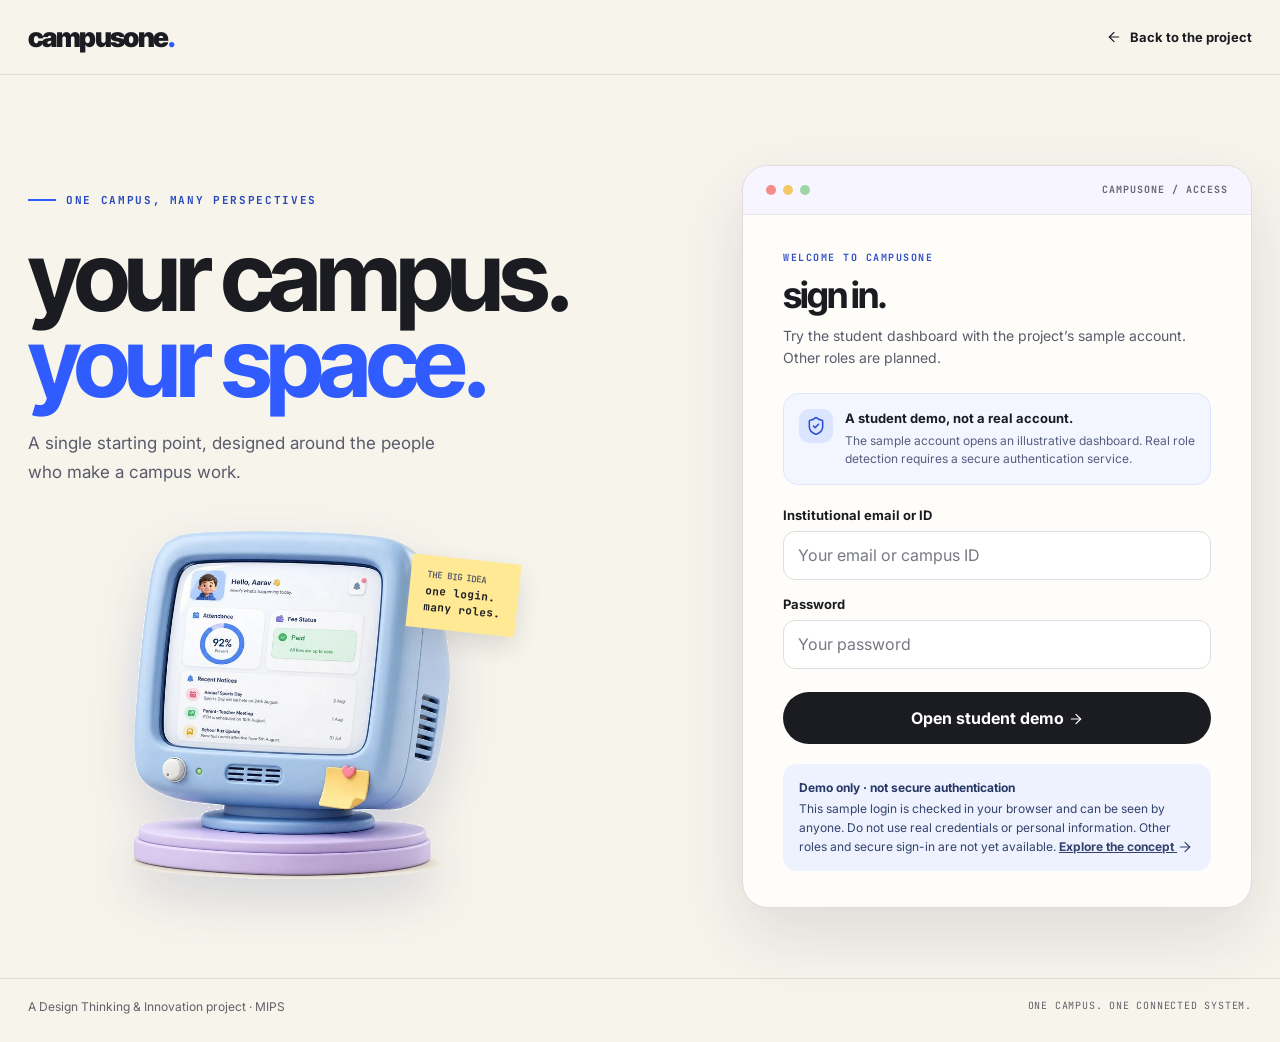
<file: auth.html>
<!DOCTYPE html>
<html lang="en">
<head>
<meta charset="UTF-8">
<meta name="viewport" content="width=device-width, initial-scale=1.0, viewport-fit=cover">
<meta name="robots" content="noindex, nofollow">
<meta name="theme-color" content="#F7F4EC">
<title>Sign in — CampusOne</title>
<meta name="description" content="Explore the CampusOne role-based sign-in concept.">
<link rel="preconnect" href="https://fonts.googleapis.com">
<link rel="preconnect" href="https://fonts.gstatic.com" crossorigin>
<link href="https://fonts.googleapis.com/css2?family=Inter:wght@400;500;600;700;800&family=Inter+Tight:wght@600;700;800;900&family=JetBrains+Mono:wght@500;700&display=swap" rel="stylesheet">
<style>
:root{--ink:#1b1b22;--muted:#595b6a;--cobalt:#2f5bff;--cream:#f7f4ec;--lav:#efebff;--line:#ddd9d0}*{box-sizing:border-box}html{min-height:100%}body{margin:0;background:var(--cream);font-family:Inter,system-ui,sans-serif;color:var(--ink);-webkit-font-smoothing:antialiased}a{color:inherit}button,input{font:inherit}button:focus-visible,a:focus-visible,input:focus-visible{outline:3px solid #2f5bff;outline-offset:3px}.skip{position:absolute;left:-9999px;top:0;background:var(--ink);color:#fff;padding:12px;z-index:5}.skip:focus{left:12px}.wrap{width:min(1240px,calc(100% - 56px));margin:auto}.nav{border-bottom:1px solid #e3ded4}.nav-inner{height:74px;display:flex;align-items:center;justify-content:space-between;gap:16px}.logo{font:900 27px/1 'Inter Tight',sans-serif;letter-spacing:-.06em;text-decoration:none}.logo span{color:var(--cobalt)}.back{font-size:13px;font-weight:700;text-decoration:none}.back:hover{color:var(--cobalt)}.layout{display:grid;grid-template-columns:minmax(0,1fr) minmax(0,510px);gap:clamp(40px,7vw,100px);align-items:center;padding:clamp(48px,7vw,100px) 0 70px}.intro{position:relative}.eyebrow{font:700 11px/1.5 'JetBrains Mono',monospace;letter-spacing:.15em;text-transform:uppercase;color:#2748bf;display:flex;align-items:center;gap:10px}.eyebrow:before{content:'';width:28px;height:2px;background:var(--cobalt)}h1,h2{font-family:'Inter Tight',Inter,sans-serif;letter-spacing:-.055em}h1{font-size:clamp(60px,7.5vw,108px);line-height:.9;margin:24px 0}h1 em{font-style:normal;color:var(--cobalt)}.intro>p:not(.eyebrow){font-size:17px;line-height:1.7;color:var(--muted);max-width:440px}.art{position:relative;margin-top:22px;max-width:510px}.art:before{content:'';position:absolute;inset:12%;border-radius:50%;background:radial-gradient(circle,#d1dcff,transparent 70%)}.art img{position:relative;display:block;width:100%;height:auto;filter:drop-shadow(0 22px 26px rgba(48,65,125,.16))}.art-label{position:absolute;right:4%;top:13%;z-index:1;transform:rotate(6deg);background:#ffe994;padding:13px 16px;font:700 11px/1.5 'JetBrains Mono',monospace;box-shadow:0 10px 25px #2222}.art-label span{display:block;color:#62606a;font-size:9px}.card{background:#fffdf9;border:1px solid #dedbe1;border-radius:26px;box-shadow:0 28px 70px rgba(40,46,82,.12);overflow:hidden}.window-bar{height:49px;display:flex;align-items:center;gap:7px;padding:0 23px;background:#f7f5ff;border-bottom:1px solid #e9e5ee}.dot{height:10px;width:10px;border-radius:50%;background:#f48c89}.dot:nth-child(2){background:#f3c866}.dot:nth-child(3){background:#9ed6a7}.window-title{margin-left:auto;font:700 10px 'JetBrains Mono',monospace;letter-spacing:.1em;color:#686777}.content{padding:30px clamp(24px,4vw,40px) 36px}.mini{font:700 10px 'JetBrains Mono',monospace;letter-spacing:.15em;text-transform:uppercase;color:#3150c8}.content h2{font-size:36px;line-height:1;margin:12px 0}.sub{font-size:14px;line-height:1.6;color:var(--muted);margin:0 0 24px}.role-info{display:flex;gap:12px;background:#f3f5ff;border:1px solid #dfe5ff;border-radius:15px;padding:15px;margin-bottom:22px}.role-info-icon{display:grid;place-items:center;flex:none;width:34px;height:34px;border-radius:11px;background:#dce5ff;color:#254bcf;font-size:19px}.role-info strong{display:block;font-size:13px;line-height:1.4}.role-info p{margin:4px 0 0;font-size:12px;line-height:1.55;color:#555f7e}.field{display:block;font-size:13px;font-weight:700;margin:16px 0 8px}.input{width:100%;height:49px;border:1px solid #dddde4;background:#f3f2f1;border-radius:12px;padding:0 14px;color:#5d5e67}.input::placeholder{color:#777985;opacity:1}.input:disabled{opacity:1}.submit{width:100%;min-height:52px;border:0;border-radius:999px;background:#a8a9b1;color:#fff;font-weight:700;margin-top:23px;cursor:not-allowed}.submit:not(:disabled){background:#1b1b22;cursor:pointer}.submit:not(:disabled):hover{background:#2f5bff}.input:not(:disabled){background:#fff}.form-error{color:#a32727;font-size:13px;line-height:1.5;margin:14px 0 0}.notice{margin-top:20px;padding:15px 16px;border-radius:14px;background:#eef2ff;color:#34436d;font-size:12px;line-height:1.55}.notice strong{display:block;color:#273866;margin-bottom:3px}.notice a{font-weight:700}.footer{border-top:1px solid #e2ded3;padding:20px 0 28px;color:#62616b;font-size:12px}.footer-inner{display:flex;justify-content:space-between;gap:12px;flex-wrap:wrap}.mono{font-family:'JetBrains Mono',monospace;font-size:10px;letter-spacing:.08em}@media(max-width:850px){.layout{grid-template-columns:1fr;max-width:600px;gap:26px;padding-top:50px}.intro h1{font-size:clamp(56px,12vw,78px)}.art{display:none}.intro>p:not(.eyebrow){font-size:15px}.content{padding:26px}}@media(max-width:480px){.wrap{width:calc(100% - 32px)}.nav-inner{height:66px}.layout{padding-top:36px}.content h2{font-size:32px}}

/* Lucide icons: consistent, locally embedded and decorative */
.ui-icon{width:20px;height:20px;flex:none;vertical-align:middle;display:inline-block}
.back .ui-icon,.submit .ui-icon,.notice .ui-icon{width:16px;height:16px}.back{display:inline-flex;align-items:center;gap:8px}

/* Compact app-style navigation, only on mobile browsers. */
.app-dock{display:none}
@media(max-width:760px){.app-dock{position:fixed;z-index:90;bottom:0;left:0;right:0;display:flex;align-items:stretch;justify-content:space-around;gap:2px;padding:8px max(10px,env(safe-area-inset-left)) calc(8px + env(safe-area-inset-bottom)) max(10px,env(safe-area-inset-right));background:rgba(255,253,247,.97);border-top:1px solid #dedbd2;box-shadow:0 -8px 25px rgba(35,40,72,.07);backdrop-filter:blur(16px)}.app-dock a{min-width:0;min-height:48px;flex:1;display:flex;flex-direction:column;align-items:center;justify-content:center;gap:4px;color:#60687b;text-decoration:none;font:600 10px/1.1 Inter,system-ui,sans-serif;border-radius:9px}.app-dock a:hover,.app-dock a[aria-current="location"]{color:#2f5bff;background:#eef1ff}.app-dock svg{display:block;width:20px;height:20px;flex:none}.app-dock a:focus-visible{outline:3px solid #2f5bff;outline-offset:-3px}body{padding-bottom:calc(76px + env(safe-area-inset-bottom))}}

@media(max-width:760px){.wrap{width:calc(100% - 32px)}.nav-inner{height:62px}.layout{padding-top:30px;padding-bottom:36px;gap:20px}.intro h1{font-size:clamp(44px,12vw,68px);line-height:.95;margin:16px 0}.intro>p:not(.eyebrow){line-height:1.55}.card{border-radius:20px}.content{padding:24px 20px 26px}.input{font-size:16px;min-height:50px}.submit{min-height:52px}.footer{padding-bottom:20px}.back{min-height:44px}}

</style>
</head>
<body>
<a class="skip" href="#main">Skip to content</a>
<header class="nav"><div class="wrap nav-inner"><a class="logo" href="index.html" aria-label="CampusOne home">campusone<span>.</span></a><a class="back" href="index.html"><svg class="ui-icon" xmlns="http://www.w3.org/2000/svg" viewBox="0 0 24 24" fill="none" stroke="currentColor" stroke-width="1.8" stroke-linecap="round" stroke-linejoin="round" aria-hidden="true" focusable="false"><path d="m12 19-7-7 7-7" />
  <path d="M19 12H5" /></svg> Back to the project</a></div></header>
<main id="main" class="wrap layout">
  <section class="intro" aria-labelledby="page-title">
    <p class="eyebrow">One campus, many perspectives</p>
    <h1 id="page-title">your campus.<br><em>your space.</em></h1>
    <p>A single starting point, designed around the people who make a campus work.</p>
    <div class="art"><div class="art-label"><span>THE BIG IDEA</span>one login.<br>many roles.</div><img src="assets/opt/hero-monitor.webp" alt="Illustration of a blue retro monitor showing a campus dashboard" width="1000" height="750"></div>
  </section>
  <section class="card" aria-labelledby="sign-in-title">
    <div class="window-bar" aria-hidden="true"><span class="dot"></span><span class="dot"></span><span class="dot"></span><span class="window-title">CAMPUSONE / ACCESS</span></div>
    <div class="content">
      <span class="mini">Welcome to campusone</span>
      <h2 id="sign-in-title">sign in.</h2>
      <p class="sub">Try the student dashboard with the project’s sample account. Other roles are planned.</p>
      <form id="sign-in" novalidate>
        <div class="role-info"><span class="role-info-icon" aria-hidden="true"><svg class="ui-icon" xmlns="http://www.w3.org/2000/svg" viewBox="0 0 24 24" fill="none" stroke="currentColor" stroke-width="1.8" stroke-linecap="round" stroke-linejoin="round" aria-hidden="true" focusable="false"><path d="M20 13c0 5-3.5 7.5-7.66 8.95a1 1 0 0 1-.67-.01C7.5 20.5 4 18 4 13V6a1 1 0 0 1 1-1c2 0 4.5-1.2 6.24-2.72a1.17 1.17 0 0 1 1.52 0C14.51 3.81 17 5 19 5a1 1 0 0 1 1 1z" />
  <path d="m9 12 2 2 4-4" /></svg></span><div><strong>A student demo, not a real account.</strong><p>The sample account opens an illustrative dashboard. Real role detection requires a secure authentication service.</p></div></div>
        <label class="field" for="account">Institutional email or ID</label>
        <input class="input" id="account" type="text" placeholder="Your email or campus ID" autocomplete="username" required>
        <label class="field" for="password">Password</label>
        <input class="input" id="password" type="password" placeholder="Your password" autocomplete="current-password" required>
        <p id="sign-in-error" role="alert" class="form-error" hidden></p>
        <button class="submit" type="submit">Open student demo <span aria-hidden="true"><svg class="ui-icon" xmlns="http://www.w3.org/2000/svg" viewBox="0 0 24 24" fill="none" stroke="currentColor" stroke-width="1.8" stroke-linecap="round" stroke-linejoin="round" aria-hidden="true" focusable="false"><path d="M5 12h14" />
  <path d="m12 5 7 7-7 7" /></svg></span></button>
      </form>
      <div class="notice" role="note"><strong>Demo only · not secure authentication</strong>This sample login is checked in your browser and can be seen by anyone. Do not use real credentials or personal information. Other roles and secure sign-in are not yet available. <a href="index.html#features">Explore the concept <svg class="ui-icon" xmlns="http://www.w3.org/2000/svg" viewBox="0 0 24 24" fill="none" stroke="currentColor" stroke-width="1.8" stroke-linecap="round" stroke-linejoin="round" aria-hidden="true" focusable="false"><path d="M5 12h14" />
  <path d="m12 5 7 7-7 7" /></svg></a></div>
    </div>
  </section>
</main>
<footer class="footer"><div class="wrap footer-inner"><span>A Design Thinking &amp; Innovation project · MIPS</span><span class="mono">ONE CAMPUS. ONE CONNECTED SYSTEM.</span></div></footer>
<script>
(function(){
  var form=document.getElementById('sign-in'), error=document.getElementById('sign-in-error');
  form.addEventListener('submit',function(event){
    event.preventDefault();
    var account=document.getElementById('account').value.trim();
    var password=document.getElementById('password');
    if(account !== '2026BT0683' || password.value !== 'Tanmay@201008'){
      error.textContent='Sample ID or password not recognized. Please try again.'; error.hidden=false; password.value=''; return;
    }
    password.value='';
    try { sessionStorage.setItem('campusone_student_demo','1'); }
    catch(e) { error.textContent='Please enable browser session storage to open the demo.'; error.hidden=false; return; }
    window.location.assign('student.html');
  });
})();
</script>
<nav class="app-dock" aria-label="Mobile site navigation"><a href="index.html"><svg viewBox="0 0 24 24" fill="none" stroke="currentColor" stroke-width="1.8" stroke-linecap="round" stroke-linejoin="round" aria-hidden="true" focusable="false"><path d="m3 10 9-7 9 7v10a1 1 0 0 1-1 1h-5v-7H9v7H4a1 1 0 0 1-1-1z"/></svg><span>Home</span></a><a href="index.html#features"><svg viewBox="0 0 24 24" fill="none" stroke="currentColor" stroke-width="1.8" stroke-linecap="round" stroke-linejoin="round" aria-hidden="true" focusable="false"><rect x="3" y="3" width="7" height="7" rx="1"/><rect x="14" y="3" width="7" height="7" rx="1"/><rect x="3" y="14" width="7" height="7" rx="1"/><rect x="14" y="14" width="7" height="7" rx="1"/></svg><span>Features</span></a><a href="index.html#design"><svg viewBox="0 0 24 24" fill="none" stroke="currentColor" stroke-width="1.8" stroke-linecap="round" stroke-linejoin="round" aria-hidden="true" focusable="false"><circle cx="12" cy="12" r="9"/><path d="M12 11v5M12 8h.01"/></svg><span>Process</span></a><a href="auth.html"><svg viewBox="0 0 24 24" fill="none" stroke="currentColor" stroke-width="1.8" stroke-linecap="round" stroke-linejoin="round" aria-hidden="true" focusable="false"><circle cx="12" cy="8" r="4"/><path d="M5 21v-2a7 7 0 0 1 14 0v2"/></svg><span>Sign in</span></a></nav>
<script>
(function(){
  var dock=document.querySelector('.app-dock');if(!dock)return;
  function mark(){var hash=window.location.hash||'#top';if(document.getElementById('overview')&&hash==='#top')hash='#overview';dock.querySelectorAll('a').forEach(function(link){var href=link.getAttribute('href');var active=href.charAt(0)==='#'&&href===hash;if(!window.location.hash&&/auth(?:\.html)?\/?$/.test(window.location.pathname)&&href==='auth.html')active=true;link.removeAttribute('aria-current');if(active)link.setAttribute('aria-current','location');});}
  window.addEventListener('hashchange',mark);mark();
})();
</script>
</body>
</html>
</file>
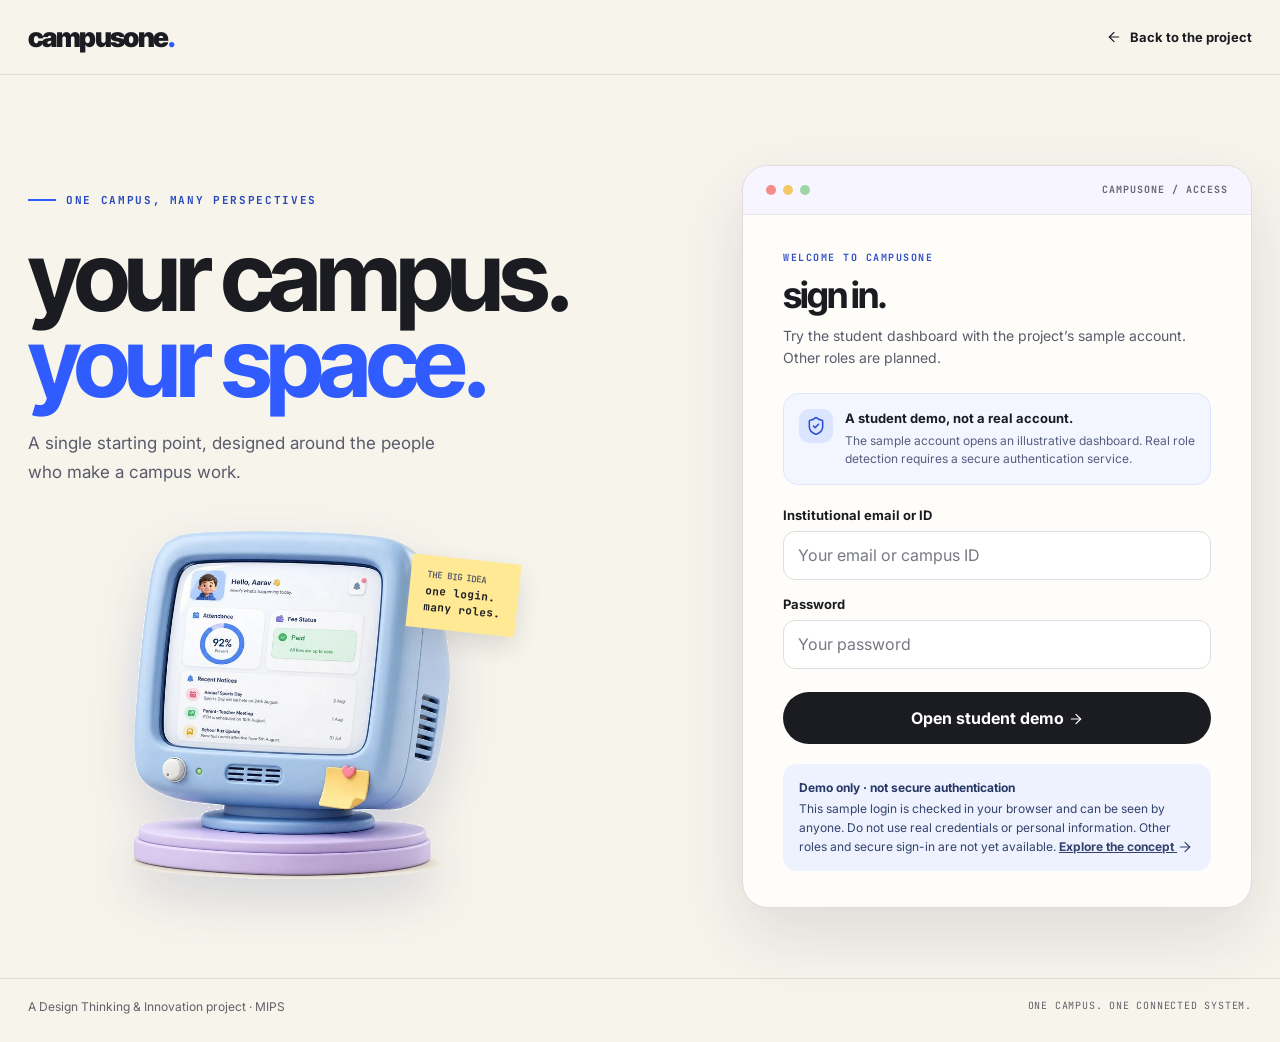
<file: student-academics.html>
<!doctype html>
<html lang="en">
<head>
<meta charset="utf-8"><meta name="viewport" content="width=device-width,initial-scale=1,viewport-fit=cover"><meta name="robots" content="noindex,nofollow"><meta name="theme-color" content="#F7F4EC">
<title>Academics — CampusOne</title>
<link rel="preconnect" href="https://fonts.googleapis.com"><link rel="preconnect" href="https://fonts.gstatic.com" crossorigin><link href="https://fonts.googleapis.com/css2?family=Inter:wght@400;500;600;700;800&family=Inter+Tight:wght@600;700;800;900&family=JetBrains+Mono:wght@500;700&display=swap" rel="stylesheet">
<link rel="stylesheet" href="assets/student-dashboard.css">
<link rel="stylesheet" href="assets/service-demo.css">
<script defer src="assets/student-dashboard.js"></script>
<script defer src="assets/service-demo.js"></script>
</head>
<body data-page="academics"><a class="skip" href="#main">Skip to dashboard</a>
<aside class="sidebar" aria-label="Dashboard navigation"><a class="logo" href="index.html">campusone<span>.</span></a><div class="side-label">Student workspace</div><nav class="side-nav"><a href="student-profile.html#profile" data-page-link="profile"><span class="nav-icon" aria-hidden="true"><svg class="ui-icon" viewBox="0 0 24 24" fill="none" stroke="currentColor" stroke-width="1.8" stroke-linecap="round" stroke-linejoin="round"><circle cx="12" cy="8" r="4"/><path d="M5 21v-2a7 7 0 0 1 14 0v2"/></svg></span>My profile</a><a href="student.html#overview" data-page-link="overview"><span class="nav-icon" aria-hidden="true"><svg class="ui-icon" xmlns="http://www.w3.org/2000/svg" viewBox="0 0 24 24" fill="none" stroke="currentColor" stroke-width="1.8" stroke-linecap="round" stroke-linejoin="round" aria-hidden="true" focusable="false"><rect width="7" height="9" x="3" y="3" rx="1" />
  <rect width="7" height="5" x="14" y="3" rx="1" />
  <rect width="7" height="9" x="14" y="12" rx="1" />
  <rect width="7" height="5" x="3" y="16" rx="1" /></svg></span>Overview</a><a href="student-leave.html#leave" data-page-link="leave"><span class="nav-icon" aria-hidden="true"><svg class="ui-icon" xmlns="http://www.w3.org/2000/svg" viewBox="0 0 24 24" fill="none" stroke="currentColor" stroke-width="1.8" stroke-linecap="round" stroke-linejoin="round" aria-hidden="true" focusable="false"><path d="M16 18h6" />
  <path d="M16 2v3" />
  <path d="M19 15v6" />
  <path d="M21 11.5V5a2 2 0 00-2-2H5a2 2 0 00-2 2v14a2 2 0 002 2h8.3" />
  <path d="M3 9h18" />
  <path d="M8 2v3" /></svg></span>Leave requests</a><a href="student-academics.html#academics" data-page-link="academics"><span class="nav-icon" aria-hidden="true"><svg class="ui-icon" xmlns="http://www.w3.org/2000/svg" viewBox="0 0 24 24" fill="none" stroke="currentColor" stroke-width="1.8" stroke-linecap="round" stroke-linejoin="round" aria-hidden="true" focusable="false"><path d="M12 5v16" />
  <path d="M20.001 19A2 2 0 0022 17V5a2 2 0 00-1.999-2L16 3.002A5 5 0 0012 5a5 5 0 00-4-2H4a2 2 0 00-2 2v12a2 2 0 001.999 2H8a5 5 0 014 2 5 5 0 014-2z" /></svg></span>Academics</a><a href="student-schedule.html#timetable" data-page-link="schedule"><span class="nav-icon" aria-hidden="true"><svg class="ui-icon" xmlns="http://www.w3.org/2000/svg" viewBox="0 0 24 24" fill="none" stroke="currentColor" stroke-width="1.8" stroke-linecap="round" stroke-linejoin="round" aria-hidden="true" focusable="false"><path d="M8 2v3" />
  <path d="M16 2v3" />
  <rect x="3" y="3" width="18" height="18" rx="2" />
  <path d="M3 9h18" />
  <path d="M8 13h.01" />
  <path d="M12 13h.01" />
  <path d="M16 13h.01" />
  <path d="M8 17h.01" />
  <path d="M12 17h.01" />
  <path d="M16 17h.01" /></svg></span>Timetable</a><a href="student-schedule.html#notices"><span class="nav-icon" aria-hidden="true"><svg class="ui-icon" xmlns="http://www.w3.org/2000/svg" viewBox="0 0 24 24" fill="none" stroke="currentColor" stroke-width="1.8" stroke-linecap="round" stroke-linejoin="round" aria-hidden="true" focusable="false"><path d="M10.268 21a2 2 0 0 0 3.464 0" />
  <path d="M3.262 15.326A1 1 0 0 0 4 17h16a1 1 0 0 0 .74-1.673C19.41 13.956 18 12.499 18 8A6 6 0 0 0 6 8c0 4.499-1.411 5.956-2.738 7.326" /></svg></span>Notice board</a><a href="student-resources.html#resources" data-page-link="resources"><span class="nav-icon" aria-hidden="true"><svg class="ui-icon" xmlns="http://www.w3.org/2000/svg" viewBox="0 0 24 24" fill="none" stroke="currentColor" stroke-width="1.8" stroke-linecap="round" stroke-linejoin="round" aria-hidden="true" focusable="false"><path d="m6 14 1.5-2.9A2 2 0 0 1 9.24 10H20a2 2 0 0 1 1.94 2.5l-1.54 6a2 2 0 0 1-1.95 1.5H4a2 2 0 0 1-2-2V5a2 2 0 0 1 2-2h3.9a2 2 0 0 1 1.69.9l.81 1.2a2 2 0 0 0 1.67.9H18a2 2 0 0 1 2 2v2" /></svg></span>Resources</a><a href="student-services.html#services" data-page-link="services"><span class="nav-icon" aria-hidden="true"><svg class="ui-icon" xmlns="http://www.w3.org/2000/svg" viewBox="0 0 24 24" fill="none" stroke="currentColor" stroke-width="1.8" stroke-linecap="round" stroke-linejoin="round" aria-hidden="true" focusable="false"><path d="M12 3v18" />
  <path d="M3 12h18" />
  <rect x="3" y="3" width="18" height="18" rx="2" /></svg></span>Campus services</a></nav><div class="sidebar-bottom"><strong>Made for your campus.</strong>A student concept for a more connected college experience.</div></aside>
<div class="app"><header class="topbar"><div class="top-left"><div><div class="top-title">Student dashboard <span style="color:#335cf6">.</span></div><div class="top-sub">Your campus, all in one place</div></div></div><div class="top-right"><span class="session">Session <strong>2026–27</strong></span><a class="profile profile-link" href="student-profile.html#profile" aria-label="View student profile"><span class="avatar">TT</span><span class="profile-name">Tanmay Tiwari</span></a><button class="logout" id="sign-out" type="button">Sign out <svg class="ui-icon" xmlns="http://www.w3.org/2000/svg" viewBox="0 0 24 24" fill="none" stroke="currentColor" stroke-width="1.8" stroke-linecap="round" stroke-linejoin="round" aria-hidden="true" focusable="false"><path d="m16 17 5-5-5-5" />
  <path d="M21 12H9" />
  <path d="M9 21H5a2 2 0 0 1-2-2V5a2 2 0 0 1 2-2h4" /></svg></button></div></header>
<nav class="mobile-nav" aria-label="Dashboard navigation"><a href="student.html#overview"><svg class="ui-icon" xmlns="http://www.w3.org/2000/svg" viewBox="0 0 24 24" fill="none" stroke="currentColor" stroke-width="1.8" stroke-linecap="round" stroke-linejoin="round" aria-hidden="true" focusable="false"><rect width="7" height="9" x="3" y="3" rx="1" />
  <rect width="7" height="5" x="14" y="3" rx="1" />
  <rect width="7" height="9" x="14" y="12" rx="1" />
  <rect width="7" height="5" x="3" y="16" rx="1" /></svg> Overview</a><a href="student-leave.html#leave"><svg class="ui-icon" xmlns="http://www.w3.org/2000/svg" viewBox="0 0 24 24" fill="none" stroke="currentColor" stroke-width="1.8" stroke-linecap="round" stroke-linejoin="round" aria-hidden="true" focusable="false"><path d="M16 18h6" />
  <path d="M16 2v3" />
  <path d="M19 15v6" />
  <path d="M21 11.5V5a2 2 0 00-2-2H5a2 2 0 00-2 2v14a2 2 0 002 2h8.3" />
  <path d="M3 9h18" />
  <path d="M8 2v3" /></svg> Leave</a><a href="student-academics.html#academics"><svg class="ui-icon" xmlns="http://www.w3.org/2000/svg" viewBox="0 0 24 24" fill="none" stroke="currentColor" stroke-width="1.8" stroke-linecap="round" stroke-linejoin="round" aria-hidden="true" focusable="false"><path d="M12 5v16" />
  <path d="M20.001 19A2 2 0 0022 17V5a2 2 0 00-1.999-2L16 3.002A5 5 0 0012 5a5 5 0 00-4-2H4a2 2 0 00-2 2v12a2 2 0 001.999 2H8a5 5 0 014 2 5 5 0 014-2z" /></svg> Academics</a><a href="student-schedule.html#timetable"><svg class="ui-icon" xmlns="http://www.w3.org/2000/svg" viewBox="0 0 24 24" fill="none" stroke="currentColor" stroke-width="1.8" stroke-linecap="round" stroke-linejoin="round" aria-hidden="true" focusable="false"><path d="M8 2v3" />
  <path d="M16 2v3" />
  <rect x="3" y="3" width="18" height="18" rx="2" />
  <path d="M3 9h18" />
  <path d="M8 13h.01" />
  <path d="M12 13h.01" />
  <path d="M16 13h.01" />
  <path d="M8 17h.01" />
  <path d="M12 17h.01" />
  <path d="M16 17h.01" /></svg> Timetable</a><a href="student-schedule.html#notices"><svg class="ui-icon" xmlns="http://www.w3.org/2000/svg" viewBox="0 0 24 24" fill="none" stroke="currentColor" stroke-width="1.8" stroke-linecap="round" stroke-linejoin="round" aria-hidden="true" focusable="false"><path d="M10.268 21a2 2 0 0 0 3.464 0" />
  <path d="M3.262 15.326A1 1 0 0 0 4 17h16a1 1 0 0 0 .74-1.673C19.41 13.956 18 12.499 18 8A6 6 0 0 0 6 8c0 4.499-1.411 5.956-2.738 7.326" /></svg> Notices</a><a href="student-resources.html#resources"><svg class="ui-icon" xmlns="http://www.w3.org/2000/svg" viewBox="0 0 24 24" fill="none" stroke="currentColor" stroke-width="1.8" stroke-linecap="round" stroke-linejoin="round" aria-hidden="true" focusable="false"><path d="m6 14 1.5-2.9A2 2 0 0 1 9.24 10H20a2 2 0 0 1 1.94 2.5l-1.54 6a2 2 0 0 1-1.95 1.5H4a2 2 0 0 1-2-2V5a2 2 0 0 1 2-2h3.9a2 2 0 0 1 1.69.9l.81 1.2a2 2 0 0 0 1.67.9H18a2 2 0 0 1 2 2v2" /></svg> Resources</a><a href="student-services.html#services"><svg class="ui-icon" xmlns="http://www.w3.org/2000/svg" viewBox="0 0 24 24" fill="none" stroke="currentColor" stroke-width="1.8" stroke-linecap="round" stroke-linejoin="round" aria-hidden="true" focusable="false"><path d="M12 3v18" />
  <path d="M3 12h18" />
  <rect x="3" y="3" width="18" height="18" rx="2" /></svg> Services</a></nav>
<main id="main"><div class="demo"><span aria-hidden="true"><svg class="ui-icon" xmlns="http://www.w3.org/2000/svg" viewBox="0 0 24 24" fill="none" stroke="currentColor" stroke-width="1.8" stroke-linecap="round" stroke-linejoin="round" aria-hidden="true" focusable="false"><circle cx="12" cy="12" r="10" />
  <path d="M12 16v-4" />
  <path d="M12 8h.01" /></svg></span><div><strong>Static project demo.</strong> This page illustrates your supplied ERP sample; it is not connected to a college system. The sign-in is not secure. Do not enter real credentials or sensitive information.</div></div>



<div class="section-head" id="academics"><div><h2>academics.</h2><p>Subject-wise attendance and assessment summary</p></div><a href="student-academics.html#subjects">My subjects <svg class="ui-icon" xmlns="http://www.w3.org/2000/svg" viewBox="0 0 24 24" fill="none" stroke="currentColor" stroke-width="1.8" stroke-linecap="round" stroke-linejoin="round" aria-hidden="true" focusable="false"><path d="M12 5v14" />
  <path d="m19 12-7 7-7-7" /></svg></a></div>
<section class="card panel" aria-labelledby="assessment-h"><div class="panel-head"><div><h3 id="assessment-h">performance record.</h3><p>Marks not approved or unavailable are shown as supplied.</p></div><input id="subject-search" class="search" type="search" placeholder="Search subjects or code" aria-label="Search subjects or code"></div><div class="table-wrap"><table><thead><tr><th scope="col">Subject</th><th scope="col">Attendance</th><th scope="col">Mid sem / 30</th><th scope="col">Unit test</th><th scope="col">Assignments</th></tr></thead><tbody id="subject-rows"></tbody></table></div><p id="subject-empty" class="empty" hidden>No subjects match your search.</p><p class="count" id="subject-count"></p><p class="info muted">No practical subjects were listed separately in the supplied ERP snapshot. Assignment entries were marked NA.</p></section>



<div class="section-head" id="subjects"><div><h2>my subjects.</h2><p>15 subjects listed in the ERP snapshot</p></div><a href="student-academics.html#academics">View performance <svg class="ui-icon" xmlns="http://www.w3.org/2000/svg" viewBox="0 0 24 24" fill="none" stroke="currentColor" stroke-width="1.8" stroke-linecap="round" stroke-linejoin="round" aria-hidden="true" focusable="false"><path d="m5 12 7-7 7 7" />
  <path d="M12 19V5" /></svg></a></div>
<section class="card panel"><div class="table-wrap"><table><thead><tr><th scope="col">Subject</th><th scope="col">Subject type</th><th scope="col">Syllabus coverage</th></tr></thead><tbody id="subjects-list"></tbody></table></div></section>




<footer class="foot">CampusOne · A Design Thinking &amp; Innovation project · Sample data, not a live ERP</footer></main></div>
<nav class="app-dock" aria-label="Student quick navigation"><a href="student.html#overview" data-page-link="overview"><svg viewBox="0 0 24 24" fill="none" stroke="currentColor" stroke-width="1.8" stroke-linecap="round" stroke-linejoin="round" aria-hidden="true" focusable="false"><path d="m3 10 9-7 9 7v10a1 1 0 0 1-1 1h-5v-7H9v7H4a1 1 0 0 1-1-1z"/></svg><span>Home</span></a><a href="student-schedule.html#timetable" data-page-link="schedule"><svg viewBox="0 0 24 24" fill="none" stroke="currentColor" stroke-width="1.8" stroke-linecap="round" stroke-linejoin="round" aria-hidden="true" focusable="false"><rect x="3" y="5" width="18" height="16" rx="2"/><path d="M16 3v4M8 3v4M3 10h18M8 14h.01M12 14h.01M16 14h.01M8 18h.01M12 18h.01"/></svg><span>Schedule</span></a><a href="student-leave.html#leave" data-page-link="leave"><svg viewBox="0 0 24 24" fill="none" stroke="currentColor" stroke-width="1.8" stroke-linecap="round" stroke-linejoin="round" aria-hidden="true" focusable="false"><path d="M12 22h7a2 2 0 0 0 2-2V7l-5-5H5a2 2 0 0 0-2 2v16a2 2 0 0 0 2 2h3"/><path d="M14 2v6h6M8 16h8M12 12v8"/></svg><span>Leave</span></a><a href="student-services.html#services" data-page-link="services"><svg viewBox="0 0 24 24" fill="none" stroke="currentColor" stroke-width="1.8" stroke-linecap="round" stroke-linejoin="round" aria-hidden="true" focusable="false"><rect x="3" y="3" width="7" height="7" rx="1"/><rect x="14" y="3" width="7" height="7" rx="1"/><rect x="3" y="14" width="7" height="7" rx="1"/><rect x="14" y="14" width="7" height="7" rx="1"/></svg><span>Services</span></a><a href="student-profile.html#profile" data-page-link="profile"><svg viewBox="0 0 24 24" fill="none" stroke="currentColor" stroke-width="1.8" stroke-linecap="round" stroke-linejoin="round" aria-hidden="true" focusable="false"><circle cx="12" cy="8" r="4"/><path d="M5 21v-2a7 7 0 0 1 14 0v2"/></svg><span>Profile</span></a></nav>

</body></html>
</file>
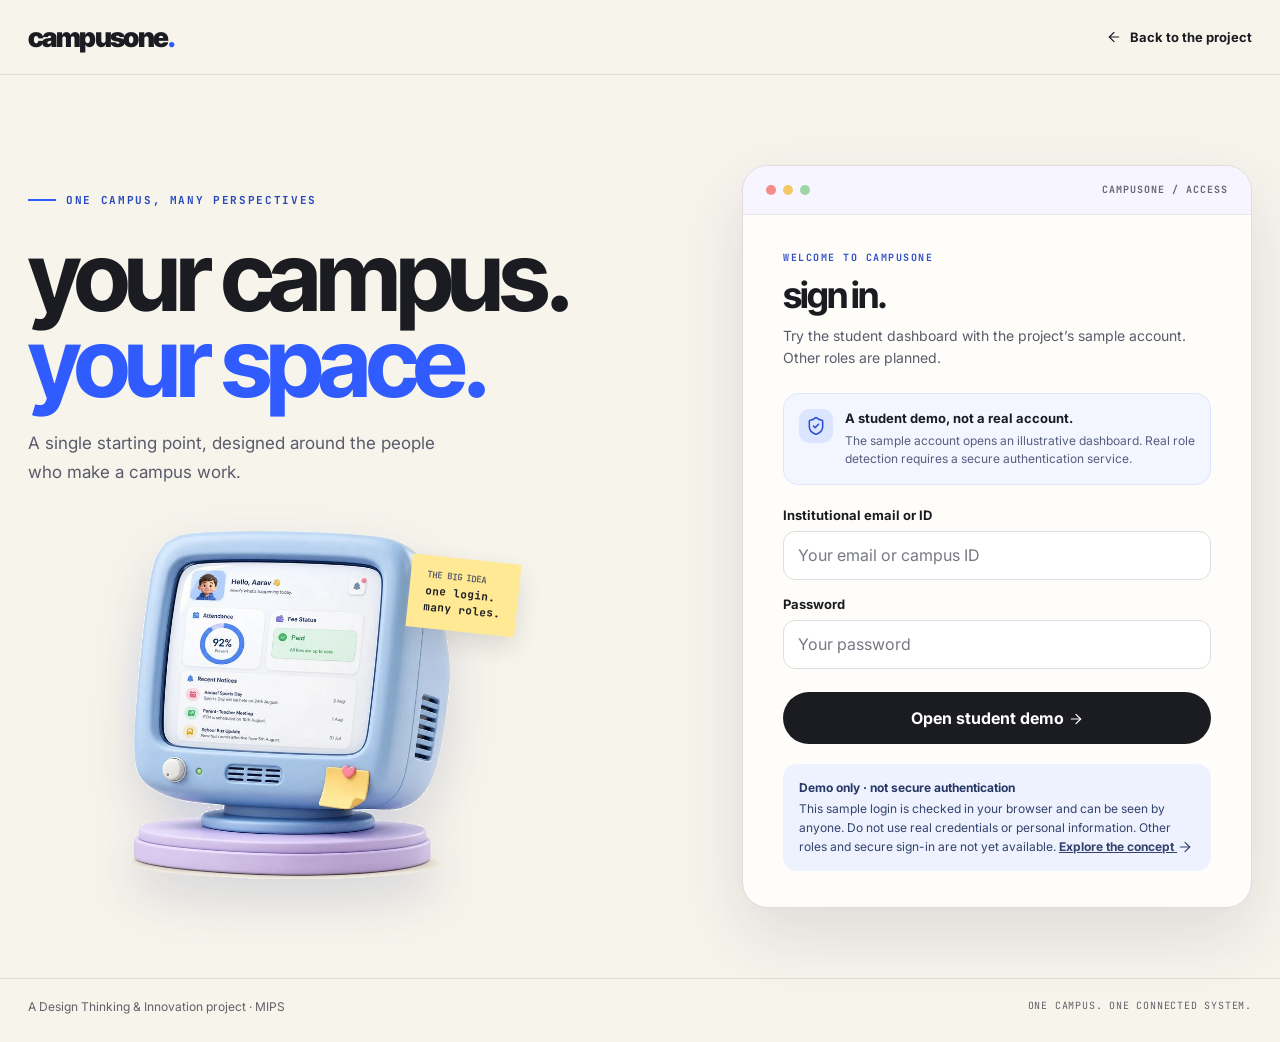
<file: student-leave.html>
<!doctype html>
<html lang="en">
<head>
<meta charset="utf-8"><meta name="viewport" content="width=device-width,initial-scale=1,viewport-fit=cover"><meta name="robots" content="noindex,nofollow"><meta name="theme-color" content="#F7F4EC">
<title>Leave requests — CampusOne</title>
<link rel="preconnect" href="https://fonts.googleapis.com"><link rel="preconnect" href="https://fonts.gstatic.com" crossorigin><link href="https://fonts.googleapis.com/css2?family=Inter:wght@400;500;600;700;800&family=Inter+Tight:wght@600;700;800;900&family=JetBrains+Mono:wght@500;700&display=swap" rel="stylesheet">
<link rel="stylesheet" href="assets/student-dashboard.css">
<link rel="stylesheet" href="assets/service-demo.css">
<script defer src="assets/student-dashboard.js"></script>
<script defer src="assets/service-demo.js"></script>
</head>
<body data-page="leave"><a class="skip" href="#main">Skip to dashboard</a>
<aside class="sidebar" aria-label="Dashboard navigation"><a class="logo" href="index.html">campusone<span>.</span></a><div class="side-label">Student workspace</div><nav class="side-nav"><a href="student-profile.html#profile" data-page-link="profile"><span class="nav-icon" aria-hidden="true"><svg class="ui-icon" viewBox="0 0 24 24" fill="none" stroke="currentColor" stroke-width="1.8" stroke-linecap="round" stroke-linejoin="round"><circle cx="12" cy="8" r="4"/><path d="M5 21v-2a7 7 0 0 1 14 0v2"/></svg></span>My profile</a><a href="student.html#overview" data-page-link="overview"><span class="nav-icon" aria-hidden="true"><svg class="ui-icon" xmlns="http://www.w3.org/2000/svg" viewBox="0 0 24 24" fill="none" stroke="currentColor" stroke-width="1.8" stroke-linecap="round" stroke-linejoin="round" aria-hidden="true" focusable="false"><rect width="7" height="9" x="3" y="3" rx="1" />
  <rect width="7" height="5" x="14" y="3" rx="1" />
  <rect width="7" height="9" x="14" y="12" rx="1" />
  <rect width="7" height="5" x="3" y="16" rx="1" /></svg></span>Overview</a><a href="student-leave.html#leave" data-page-link="leave"><span class="nav-icon" aria-hidden="true"><svg class="ui-icon" xmlns="http://www.w3.org/2000/svg" viewBox="0 0 24 24" fill="none" stroke="currentColor" stroke-width="1.8" stroke-linecap="round" stroke-linejoin="round" aria-hidden="true" focusable="false"><path d="M16 18h6" />
  <path d="M16 2v3" />
  <path d="M19 15v6" />
  <path d="M21 11.5V5a2 2 0 00-2-2H5a2 2 0 00-2 2v14a2 2 0 002 2h8.3" />
  <path d="M3 9h18" />
  <path d="M8 2v3" /></svg></span>Leave requests</a><a href="student-academics.html#academics" data-page-link="academics"><span class="nav-icon" aria-hidden="true"><svg class="ui-icon" xmlns="http://www.w3.org/2000/svg" viewBox="0 0 24 24" fill="none" stroke="currentColor" stroke-width="1.8" stroke-linecap="round" stroke-linejoin="round" aria-hidden="true" focusable="false"><path d="M12 5v16" />
  <path d="M20.001 19A2 2 0 0022 17V5a2 2 0 00-1.999-2L16 3.002A5 5 0 0012 5a5 5 0 00-4-2H4a2 2 0 00-2 2v12a2 2 0 001.999 2H8a5 5 0 014 2 5 5 0 014-2z" /></svg></span>Academics</a><a href="student-schedule.html#timetable" data-page-link="schedule"><span class="nav-icon" aria-hidden="true"><svg class="ui-icon" xmlns="http://www.w3.org/2000/svg" viewBox="0 0 24 24" fill="none" stroke="currentColor" stroke-width="1.8" stroke-linecap="round" stroke-linejoin="round" aria-hidden="true" focusable="false"><path d="M8 2v3" />
  <path d="M16 2v3" />
  <rect x="3" y="3" width="18" height="18" rx="2" />
  <path d="M3 9h18" />
  <path d="M8 13h.01" />
  <path d="M12 13h.01" />
  <path d="M16 13h.01" />
  <path d="M8 17h.01" />
  <path d="M12 17h.01" />
  <path d="M16 17h.01" /></svg></span>Timetable</a><a href="student-schedule.html#notices"><span class="nav-icon" aria-hidden="true"><svg class="ui-icon" xmlns="http://www.w3.org/2000/svg" viewBox="0 0 24 24" fill="none" stroke="currentColor" stroke-width="1.8" stroke-linecap="round" stroke-linejoin="round" aria-hidden="true" focusable="false"><path d="M10.268 21a2 2 0 0 0 3.464 0" />
  <path d="M3.262 15.326A1 1 0 0 0 4 17h16a1 1 0 0 0 .74-1.673C19.41 13.956 18 12.499 18 8A6 6 0 0 0 6 8c0 4.499-1.411 5.956-2.738 7.326" /></svg></span>Notice board</a><a href="student-resources.html#resources" data-page-link="resources"><span class="nav-icon" aria-hidden="true"><svg class="ui-icon" xmlns="http://www.w3.org/2000/svg" viewBox="0 0 24 24" fill="none" stroke="currentColor" stroke-width="1.8" stroke-linecap="round" stroke-linejoin="round" aria-hidden="true" focusable="false"><path d="m6 14 1.5-2.9A2 2 0 0 1 9.24 10H20a2 2 0 0 1 1.94 2.5l-1.54 6a2 2 0 0 1-1.95 1.5H4a2 2 0 0 1-2-2V5a2 2 0 0 1 2-2h3.9a2 2 0 0 1 1.69.9l.81 1.2a2 2 0 0 0 1.67.9H18a2 2 0 0 1 2 2v2" /></svg></span>Resources</a><a href="student-services.html#services" data-page-link="services"><span class="nav-icon" aria-hidden="true"><svg class="ui-icon" xmlns="http://www.w3.org/2000/svg" viewBox="0 0 24 24" fill="none" stroke="currentColor" stroke-width="1.8" stroke-linecap="round" stroke-linejoin="round" aria-hidden="true" focusable="false"><path d="M12 3v18" />
  <path d="M3 12h18" />
  <rect x="3" y="3" width="18" height="18" rx="2" /></svg></span>Campus services</a></nav><div class="sidebar-bottom"><strong>Made for your campus.</strong>A student concept for a more connected college experience.</div></aside>
<div class="app"><header class="topbar"><div class="top-left"><div><div class="top-title">Student dashboard <span style="color:#335cf6">.</span></div><div class="top-sub">Your campus, all in one place</div></div></div><div class="top-right"><span class="session">Session <strong>2026–27</strong></span><a class="profile profile-link" href="student-profile.html#profile" aria-label="View student profile"><span class="avatar">TT</span><span class="profile-name">Tanmay Tiwari</span></a><button class="logout" id="sign-out" type="button">Sign out <svg class="ui-icon" xmlns="http://www.w3.org/2000/svg" viewBox="0 0 24 24" fill="none" stroke="currentColor" stroke-width="1.8" stroke-linecap="round" stroke-linejoin="round" aria-hidden="true" focusable="false"><path d="m16 17 5-5-5-5" />
  <path d="M21 12H9" />
  <path d="M9 21H5a2 2 0 0 1-2-2V5a2 2 0 0 1 2-2h4" /></svg></button></div></header>
<nav class="mobile-nav" aria-label="Dashboard navigation"><a href="student.html#overview"><svg class="ui-icon" xmlns="http://www.w3.org/2000/svg" viewBox="0 0 24 24" fill="none" stroke="currentColor" stroke-width="1.8" stroke-linecap="round" stroke-linejoin="round" aria-hidden="true" focusable="false"><rect width="7" height="9" x="3" y="3" rx="1" />
  <rect width="7" height="5" x="14" y="3" rx="1" />
  <rect width="7" height="9" x="14" y="12" rx="1" />
  <rect width="7" height="5" x="3" y="16" rx="1" /></svg> Overview</a><a href="student-leave.html#leave"><svg class="ui-icon" xmlns="http://www.w3.org/2000/svg" viewBox="0 0 24 24" fill="none" stroke="currentColor" stroke-width="1.8" stroke-linecap="round" stroke-linejoin="round" aria-hidden="true" focusable="false"><path d="M16 18h6" />
  <path d="M16 2v3" />
  <path d="M19 15v6" />
  <path d="M21 11.5V5a2 2 0 00-2-2H5a2 2 0 00-2 2v14a2 2 0 002 2h8.3" />
  <path d="M3 9h18" />
  <path d="M8 2v3" /></svg> Leave</a><a href="student-academics.html#academics"><svg class="ui-icon" xmlns="http://www.w3.org/2000/svg" viewBox="0 0 24 24" fill="none" stroke="currentColor" stroke-width="1.8" stroke-linecap="round" stroke-linejoin="round" aria-hidden="true" focusable="false"><path d="M12 5v16" />
  <path d="M20.001 19A2 2 0 0022 17V5a2 2 0 00-1.999-2L16 3.002A5 5 0 0012 5a5 5 0 00-4-2H4a2 2 0 00-2 2v12a2 2 0 001.999 2H8a5 5 0 014 2 5 5 0 014-2z" /></svg> Academics</a><a href="student-schedule.html#timetable"><svg class="ui-icon" xmlns="http://www.w3.org/2000/svg" viewBox="0 0 24 24" fill="none" stroke="currentColor" stroke-width="1.8" stroke-linecap="round" stroke-linejoin="round" aria-hidden="true" focusable="false"><path d="M8 2v3" />
  <path d="M16 2v3" />
  <rect x="3" y="3" width="18" height="18" rx="2" />
  <path d="M3 9h18" />
  <path d="M8 13h.01" />
  <path d="M12 13h.01" />
  <path d="M16 13h.01" />
  <path d="M8 17h.01" />
  <path d="M12 17h.01" />
  <path d="M16 17h.01" /></svg> Timetable</a><a href="student-schedule.html#notices"><svg class="ui-icon" xmlns="http://www.w3.org/2000/svg" viewBox="0 0 24 24" fill="none" stroke="currentColor" stroke-width="1.8" stroke-linecap="round" stroke-linejoin="round" aria-hidden="true" focusable="false"><path d="M10.268 21a2 2 0 0 0 3.464 0" />
  <path d="M3.262 15.326A1 1 0 0 0 4 17h16a1 1 0 0 0 .74-1.673C19.41 13.956 18 12.499 18 8A6 6 0 0 0 6 8c0 4.499-1.411 5.956-2.738 7.326" /></svg> Notices</a><a href="student-resources.html#resources"><svg class="ui-icon" xmlns="http://www.w3.org/2000/svg" viewBox="0 0 24 24" fill="none" stroke="currentColor" stroke-width="1.8" stroke-linecap="round" stroke-linejoin="round" aria-hidden="true" focusable="false"><path d="m6 14 1.5-2.9A2 2 0 0 1 9.24 10H20a2 2 0 0 1 1.94 2.5l-1.54 6a2 2 0 0 1-1.95 1.5H4a2 2 0 0 1-2-2V5a2 2 0 0 1 2-2h3.9a2 2 0 0 1 1.69.9l.81 1.2a2 2 0 0 0 1.67.9H18a2 2 0 0 1 2 2v2" /></svg> Resources</a><a href="student-services.html#services"><svg class="ui-icon" xmlns="http://www.w3.org/2000/svg" viewBox="0 0 24 24" fill="none" stroke="currentColor" stroke-width="1.8" stroke-linecap="round" stroke-linejoin="round" aria-hidden="true" focusable="false"><path d="M12 3v18" />
  <path d="M3 12h18" />
  <rect x="3" y="3" width="18" height="18" rx="2" /></svg> Services</a></nav>
<main id="main"><div class="demo"><span aria-hidden="true"><svg class="ui-icon" xmlns="http://www.w3.org/2000/svg" viewBox="0 0 24 24" fill="none" stroke="currentColor" stroke-width="1.8" stroke-linecap="round" stroke-linejoin="round" aria-hidden="true" focusable="false"><circle cx="12" cy="12" r="10" />
  <path d="M12 16v-4" />
  <path d="M12 8h.01" /></svg></span><div><strong>Static project demo.</strong> This page illustrates your supplied ERP sample; it is not connected to a college system. The sign-in is not secure. Do not enter real credentials or sensitive information.</div></div>


<div class="section-head" id="leave"><div><h2>leave requests.</h2><p>Try the leave application flow · demo only</p></div><span class="chip">Saved on this device</span></div>
<section class="leave-layout" aria-labelledby="leave-title">
  <div class="card panel leave-form-card">
    <div class="panel-head"><div><h3 id="leave-title">request time away.</h3><p>Complete the form to save a sample request.</p></div><span class="leave-icon" aria-hidden="true"><svg class="ui-icon" xmlns="http://www.w3.org/2000/svg" viewBox="0 0 24 24" fill="none" stroke="currentColor" stroke-width="1.8" stroke-linecap="round" stroke-linejoin="round" aria-hidden="true" focusable="false"><path d="M16 18h6" />
  <path d="M16 2v3" />
  <path d="M19 15v6" />
  <path d="M21 11.5V5a2 2 0 00-2-2H5a2 2 0 00-2 2v14a2 2 0 002 2h8.3" />
  <path d="M3 9h18" />
  <path d="M8 2v3" /></svg></span></div>
    <div class="leave-note"><strong>Local demo — not sent to your college.</strong> Requests are saved in this browser, remain after signing out, and can be seen by anyone using this device. Use sample information only; do not enter medical or other sensitive details.</div>
    <form id="leave-form" class="leave-form" novalidate>
      <div class="form-grid"><div class="form-field"><label for="leave-type">Leave type</label><select id="leave-type" required><option value="">Choose a type</option><option>Personal</option><option>Academic</option><option>Other</option></select></div><div class="form-field"><label for="leave-from">From</label><input id="leave-from" type="date" required></div><div class="form-field"><label for="leave-to">To</label><input id="leave-to" type="date" required></div></div>
      <div class="form-field"><label for="leave-reason">Brief note <span class="optional">optional</span></label><textarea id="leave-reason" maxlength="200" rows="3" placeholder="Use sample text only — no sensitive details"></textarea><small>Up to 200 characters. Stored locally on this device.</small></div>
      <p id="leave-message" class="leave-message" role="status" aria-live="polite"></p>
      <button class="primary-action" type="submit">Save demo request <span aria-hidden="true"><svg class="ui-icon" xmlns="http://www.w3.org/2000/svg" viewBox="0 0 24 24" fill="none" stroke="currentColor" stroke-width="1.8" stroke-linecap="round" stroke-linejoin="round" aria-hidden="true" focusable="false"><path d="M7 7h10v10" />
  <path d="M7 17 17 7" /></svg></span></button>
    </form>
  </div>
  <div class="card panel leave-history"><div class="panel-head"><div><h3>your requests.</h3><p>Only on this browser · not submitted</p></div><span class="chip" id="leave-count">0 saved</span></div><div id="leave-list"></div></div>
</section>







<footer class="foot">CampusOne · A Design Thinking &amp; Innovation project · Sample data, not a live ERP</footer></main></div>
<nav class="app-dock" aria-label="Student quick navigation"><a href="student.html#overview" data-page-link="overview"><svg viewBox="0 0 24 24" fill="none" stroke="currentColor" stroke-width="1.8" stroke-linecap="round" stroke-linejoin="round" aria-hidden="true" focusable="false"><path d="m3 10 9-7 9 7v10a1 1 0 0 1-1 1h-5v-7H9v7H4a1 1 0 0 1-1-1z"/></svg><span>Home</span></a><a href="student-schedule.html#timetable" data-page-link="schedule"><svg viewBox="0 0 24 24" fill="none" stroke="currentColor" stroke-width="1.8" stroke-linecap="round" stroke-linejoin="round" aria-hidden="true" focusable="false"><rect x="3" y="5" width="18" height="16" rx="2"/><path d="M16 3v4M8 3v4M3 10h18M8 14h.01M12 14h.01M16 14h.01M8 18h.01M12 18h.01"/></svg><span>Schedule</span></a><a href="student-leave.html#leave" data-page-link="leave"><svg viewBox="0 0 24 24" fill="none" stroke="currentColor" stroke-width="1.8" stroke-linecap="round" stroke-linejoin="round" aria-hidden="true" focusable="false"><path d="M12 22h7a2 2 0 0 0 2-2V7l-5-5H5a2 2 0 0 0-2 2v16a2 2 0 0 0 2 2h3"/><path d="M14 2v6h6M8 16h8M12 12v8"/></svg><span>Leave</span></a><a href="student-services.html#services" data-page-link="services"><svg viewBox="0 0 24 24" fill="none" stroke="currentColor" stroke-width="1.8" stroke-linecap="round" stroke-linejoin="round" aria-hidden="true" focusable="false"><rect x="3" y="3" width="7" height="7" rx="1"/><rect x="14" y="3" width="7" height="7" rx="1"/><rect x="3" y="14" width="7" height="7" rx="1"/><rect x="14" y="14" width="7" height="7" rx="1"/></svg><span>Services</span></a><a href="student-profile.html#profile" data-page-link="profile"><svg viewBox="0 0 24 24" fill="none" stroke="currentColor" stroke-width="1.8" stroke-linecap="round" stroke-linejoin="round" aria-hidden="true" focusable="false"><circle cx="12" cy="8" r="4"/><path d="M5 21v-2a7 7 0 0 1 14 0v2"/></svg><span>Profile</span></a></nav>

</body></html>
</file>
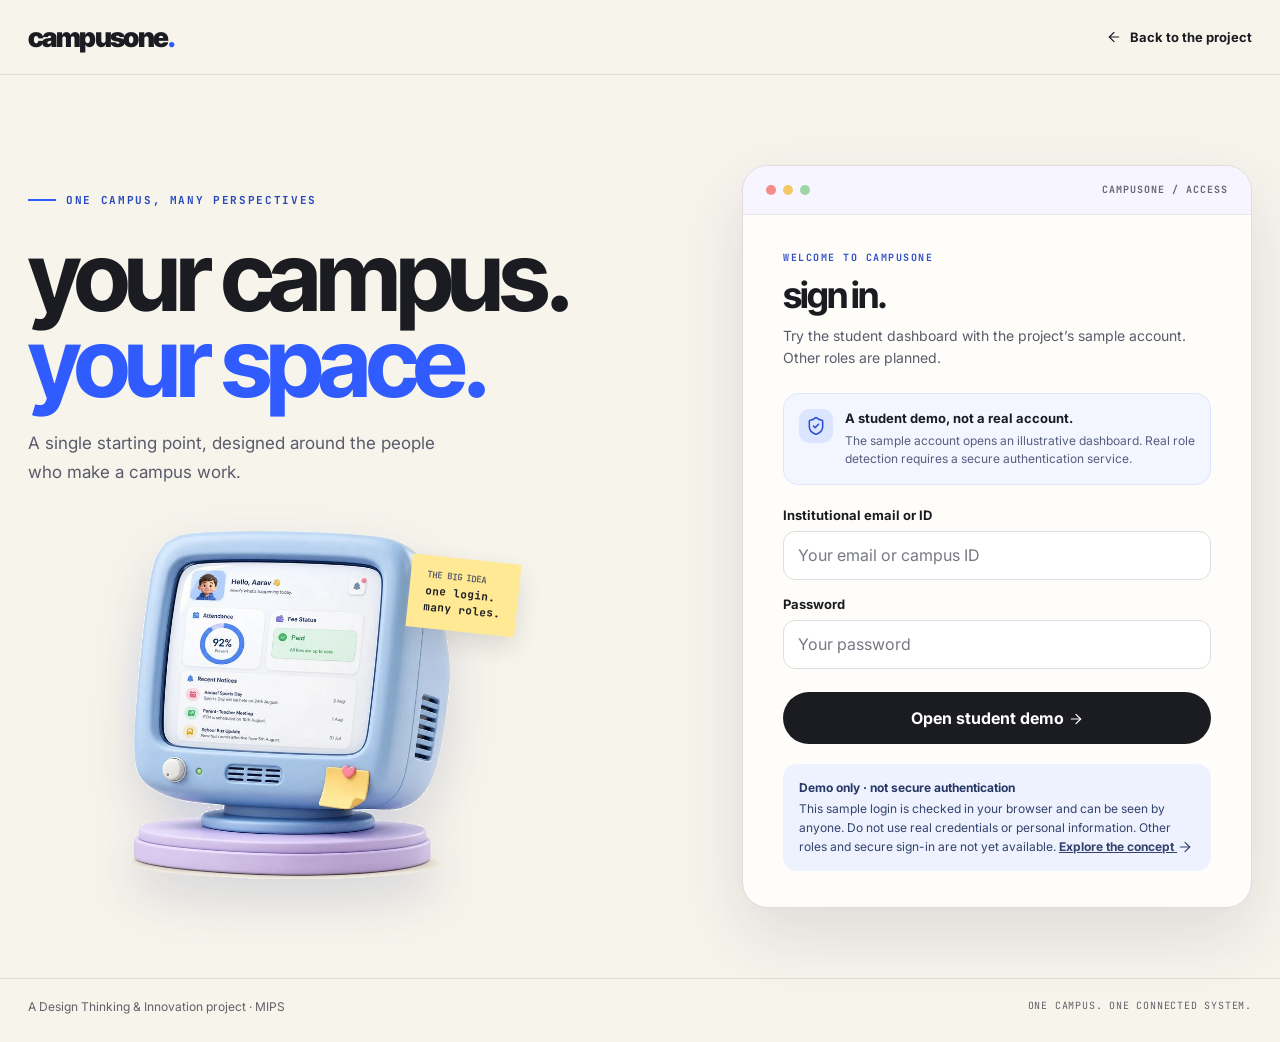
<file: student-profile.html>
<!doctype html>
<html lang="en">
<head>
<meta charset="utf-8"><meta name="viewport" content="width=device-width,initial-scale=1,viewport-fit=cover"><meta name="robots" content="noindex,nofollow"><meta name="theme-color" content="#F7F4EC">
<title>Student profile — CampusOne</title>
<link rel="preconnect" href="https://fonts.googleapis.com"><link rel="preconnect" href="https://fonts.gstatic.com" crossorigin><link href="https://fonts.googleapis.com/css2?family=Inter:wght@400;500;600;700;800&family=Inter+Tight:wght@600;700;800;900&family=JetBrains+Mono:wght@500;700&display=swap" rel="stylesheet">
<link rel="stylesheet" href="assets/student-dashboard.css">
<link rel="stylesheet" href="assets/service-demo.css">
<script defer src="assets/student-dashboard.js"></script>
<script defer src="assets/service-demo.js"></script>
</head>
<body data-page="profile"><a class="skip" href="#main">Skip to dashboard</a>
<aside class="sidebar" aria-label="Dashboard navigation"><a class="logo" href="index.html">campusone<span>.</span></a><div class="side-label">Student workspace</div><nav class="side-nav"><a href="student-profile.html#profile" data-page-link="profile"><span class="nav-icon" aria-hidden="true"><svg class="ui-icon" viewBox="0 0 24 24" fill="none" stroke="currentColor" stroke-width="1.8" stroke-linecap="round" stroke-linejoin="round"><circle cx="12" cy="8" r="4"/><path d="M5 21v-2a7 7 0 0 1 14 0v2"/></svg></span>My profile</a><a href="student.html#overview" data-page-link="overview"><span class="nav-icon" aria-hidden="true"><svg class="ui-icon" xmlns="http://www.w3.org/2000/svg" viewBox="0 0 24 24" fill="none" stroke="currentColor" stroke-width="1.8" stroke-linecap="round" stroke-linejoin="round" aria-hidden="true" focusable="false"><rect width="7" height="9" x="3" y="3" rx="1" />
  <rect width="7" height="5" x="14" y="3" rx="1" />
  <rect width="7" height="9" x="14" y="12" rx="1" />
  <rect width="7" height="5" x="3" y="16" rx="1" /></svg></span>Overview</a><a href="student-leave.html#leave" data-page-link="leave"><span class="nav-icon" aria-hidden="true"><svg class="ui-icon" xmlns="http://www.w3.org/2000/svg" viewBox="0 0 24 24" fill="none" stroke="currentColor" stroke-width="1.8" stroke-linecap="round" stroke-linejoin="round" aria-hidden="true" focusable="false"><path d="M16 18h6" />
  <path d="M16 2v3" />
  <path d="M19 15v6" />
  <path d="M21 11.5V5a2 2 0 00-2-2H5a2 2 0 00-2 2v14a2 2 0 002 2h8.3" />
  <path d="M3 9h18" />
  <path d="M8 2v3" /></svg></span>Leave requests</a><a href="student-academics.html#academics" data-page-link="academics"><span class="nav-icon" aria-hidden="true"><svg class="ui-icon" xmlns="http://www.w3.org/2000/svg" viewBox="0 0 24 24" fill="none" stroke="currentColor" stroke-width="1.8" stroke-linecap="round" stroke-linejoin="round" aria-hidden="true" focusable="false"><path d="M12 5v16" />
  <path d="M20.001 19A2 2 0 0022 17V5a2 2 0 00-1.999-2L16 3.002A5 5 0 0012 5a5 5 0 00-4-2H4a2 2 0 00-2 2v12a2 2 0 001.999 2H8a5 5 0 014 2 5 5 0 014-2z" /></svg></span>Academics</a><a href="student-schedule.html#timetable" data-page-link="schedule"><span class="nav-icon" aria-hidden="true"><svg class="ui-icon" xmlns="http://www.w3.org/2000/svg" viewBox="0 0 24 24" fill="none" stroke="currentColor" stroke-width="1.8" stroke-linecap="round" stroke-linejoin="round" aria-hidden="true" focusable="false"><path d="M8 2v3" />
  <path d="M16 2v3" />
  <rect x="3" y="3" width="18" height="18" rx="2" />
  <path d="M3 9h18" />
  <path d="M8 13h.01" />
  <path d="M12 13h.01" />
  <path d="M16 13h.01" />
  <path d="M8 17h.01" />
  <path d="M12 17h.01" />
  <path d="M16 17h.01" /></svg></span>Timetable</a><a href="student-schedule.html#notices"><span class="nav-icon" aria-hidden="true"><svg class="ui-icon" xmlns="http://www.w3.org/2000/svg" viewBox="0 0 24 24" fill="none" stroke="currentColor" stroke-width="1.8" stroke-linecap="round" stroke-linejoin="round" aria-hidden="true" focusable="false"><path d="M10.268 21a2 2 0 0 0 3.464 0" />
  <path d="M3.262 15.326A1 1 0 0 0 4 17h16a1 1 0 0 0 .74-1.673C19.41 13.956 18 12.499 18 8A6 6 0 0 0 6 8c0 4.499-1.411 5.956-2.738 7.326" /></svg></span>Notice board</a><a href="student-resources.html#resources" data-page-link="resources"><span class="nav-icon" aria-hidden="true"><svg class="ui-icon" xmlns="http://www.w3.org/2000/svg" viewBox="0 0 24 24" fill="none" stroke="currentColor" stroke-width="1.8" stroke-linecap="round" stroke-linejoin="round" aria-hidden="true" focusable="false"><path d="m6 14 1.5-2.9A2 2 0 0 1 9.24 10H20a2 2 0 0 1 1.94 2.5l-1.54 6a2 2 0 0 1-1.95 1.5H4a2 2 0 0 1-2-2V5a2 2 0 0 1 2-2h3.9a2 2 0 0 1 1.69.9l.81 1.2a2 2 0 0 0 1.67.9H18a2 2 0 0 1 2 2v2" /></svg></span>Resources</a><a href="student-services.html#services" data-page-link="services"><span class="nav-icon" aria-hidden="true"><svg class="ui-icon" xmlns="http://www.w3.org/2000/svg" viewBox="0 0 24 24" fill="none" stroke="currentColor" stroke-width="1.8" stroke-linecap="round" stroke-linejoin="round" aria-hidden="true" focusable="false"><path d="M12 3v18" />
  <path d="M3 12h18" />
  <rect x="3" y="3" width="18" height="18" rx="2" /></svg></span>Campus services</a></nav><div class="sidebar-bottom"><strong>Made for your campus.</strong>A student concept for a more connected college experience.</div></aside>
<div class="app"><header class="topbar"><div class="top-left"><div><div class="top-title">Student dashboard <span style="color:#335cf6">.</span></div><div class="top-sub">Your campus, all in one place</div></div></div><div class="top-right"><span class="session">Session <strong>2026–27</strong></span><a class="profile profile-link" href="student-profile.html#profile" aria-label="View student profile"><span class="avatar">TT</span><span class="profile-name">Tanmay Tiwari</span></a><button class="logout" id="sign-out" type="button">Sign out <svg class="ui-icon" xmlns="http://www.w3.org/2000/svg" viewBox="0 0 24 24" fill="none" stroke="currentColor" stroke-width="1.8" stroke-linecap="round" stroke-linejoin="round" aria-hidden="true" focusable="false"><path d="m16 17 5-5-5-5" />
  <path d="M21 12H9" />
  <path d="M9 21H5a2 2 0 0 1-2-2V5a2 2 0 0 1 2-2h4" /></svg></button></div></header>
<nav class="mobile-nav" aria-label="Dashboard navigation"><a href="student.html#overview"><svg class="ui-icon" xmlns="http://www.w3.org/2000/svg" viewBox="0 0 24 24" fill="none" stroke="currentColor" stroke-width="1.8" stroke-linecap="round" stroke-linejoin="round" aria-hidden="true" focusable="false"><rect width="7" height="9" x="3" y="3" rx="1" />
  <rect width="7" height="5" x="14" y="3" rx="1" />
  <rect width="7" height="9" x="14" y="12" rx="1" />
  <rect width="7" height="5" x="3" y="16" rx="1" /></svg> Overview</a><a href="student-leave.html#leave"><svg class="ui-icon" xmlns="http://www.w3.org/2000/svg" viewBox="0 0 24 24" fill="none" stroke="currentColor" stroke-width="1.8" stroke-linecap="round" stroke-linejoin="round" aria-hidden="true" focusable="false"><path d="M16 18h6" />
  <path d="M16 2v3" />
  <path d="M19 15v6" />
  <path d="M21 11.5V5a2 2 0 00-2-2H5a2 2 0 00-2 2v14a2 2 0 002 2h8.3" />
  <path d="M3 9h18" />
  <path d="M8 2v3" /></svg> Leave</a><a href="student-academics.html#academics"><svg class="ui-icon" xmlns="http://www.w3.org/2000/svg" viewBox="0 0 24 24" fill="none" stroke="currentColor" stroke-width="1.8" stroke-linecap="round" stroke-linejoin="round" aria-hidden="true" focusable="false"><path d="M12 5v16" />
  <path d="M20.001 19A2 2 0 0022 17V5a2 2 0 00-1.999-2L16 3.002A5 5 0 0012 5a5 5 0 00-4-2H4a2 2 0 00-2 2v12a2 2 0 001.999 2H8a5 5 0 014 2 5 5 0 014-2z" /></svg> Academics</a><a href="student-schedule.html#timetable"><svg class="ui-icon" xmlns="http://www.w3.org/2000/svg" viewBox="0 0 24 24" fill="none" stroke="currentColor" stroke-width="1.8" stroke-linecap="round" stroke-linejoin="round" aria-hidden="true" focusable="false"><path d="M8 2v3" />
  <path d="M16 2v3" />
  <rect x="3" y="3" width="18" height="18" rx="2" />
  <path d="M3 9h18" />
  <path d="M8 13h.01" />
  <path d="M12 13h.01" />
  <path d="M16 13h.01" />
  <path d="M8 17h.01" />
  <path d="M12 17h.01" />
  <path d="M16 17h.01" /></svg> Timetable</a><a href="student-schedule.html#notices"><svg class="ui-icon" xmlns="http://www.w3.org/2000/svg" viewBox="0 0 24 24" fill="none" stroke="currentColor" stroke-width="1.8" stroke-linecap="round" stroke-linejoin="round" aria-hidden="true" focusable="false"><path d="M10.268 21a2 2 0 0 0 3.464 0" />
  <path d="M3.262 15.326A1 1 0 0 0 4 17h16a1 1 0 0 0 .74-1.673C19.41 13.956 18 12.499 18 8A6 6 0 0 0 6 8c0 4.499-1.411 5.956-2.738 7.326" /></svg> Notices</a><a href="student-resources.html#resources"><svg class="ui-icon" xmlns="http://www.w3.org/2000/svg" viewBox="0 0 24 24" fill="none" stroke="currentColor" stroke-width="1.8" stroke-linecap="round" stroke-linejoin="round" aria-hidden="true" focusable="false"><path d="m6 14 1.5-2.9A2 2 0 0 1 9.24 10H20a2 2 0 0 1 1.94 2.5l-1.54 6a2 2 0 0 1-1.95 1.5H4a2 2 0 0 1-2-2V5a2 2 0 0 1 2-2h3.9a2 2 0 0 1 1.69.9l.81 1.2a2 2 0 0 0 1.67.9H18a2 2 0 0 1 2 2v2" /></svg> Resources</a><a href="student-services.html#services"><svg class="ui-icon" xmlns="http://www.w3.org/2000/svg" viewBox="0 0 24 24" fill="none" stroke="currentColor" stroke-width="1.8" stroke-linecap="round" stroke-linejoin="round" aria-hidden="true" focusable="false"><path d="M12 3v18" />
  <path d="M3 12h18" />
  <rect x="3" y="3" width="18" height="18" rx="2" /></svg> Services</a></nav>
<main id="main"><div class="demo"><span aria-hidden="true"><svg class="ui-icon" xmlns="http://www.w3.org/2000/svg" viewBox="0 0 24 24" fill="none" stroke="currentColor" stroke-width="1.8" stroke-linecap="round" stroke-linejoin="round" aria-hidden="true" focusable="false"><circle cx="12" cy="12" r="10" />
  <path d="M12 16v-4" />
  <path d="M12 8h.01" /></svg></span><div><strong>Static project demo.</strong> This page illustrates your supplied ERP sample; it is not connected to a college system. The sign-in is not secure. Do not enter real credentials or sensitive information.</div></div>








<section class="profile-page" id="profile" aria-labelledby="profile-title"><div class="profile-hero"><div class="profile-avatar" aria-hidden="true">TT</div><div><span class="eyebrow">Student profile · example</span><h1 id="profile-title">tanmay tiwari<span style="color:#2f5bff">.</span></h1><p>B.Tech · AIML · Semester 1</p></div></div><section class="card panel photo-settings" aria-labelledby="photo-title"><div class="panel-head"><div><h3 id="photo-title">profile photo.</h3><p>Make this demo feel like yours.</p></div></div><p class="photo-description">Choose a JPG, PNG or WebP image up to 5 MB. Your photo stays in this browser, remains after sign-out and is visible to anyone using this browser profile. Do not use a sensitive image.</p><div class="photo-actions"><input class="photo-file" id="profile-photo-input" type="file" accept="image/jpeg,image/png,image/webp" aria-describedby="photo-help photo-message"><label class="photo-upload" for="profile-photo-input">Choose photo</label><button type="button" id="profile-photo-remove" class="photo-remove">Restore default</button></div><p id="photo-help" class="photo-help">A square thumbnail is saved on this device only; nothing is uploaded.</p><p id="photo-message" class="photo-message" role="status" aria-live="polite"></p></section><div class="columns"><section class="card panel" aria-labelledby="profile-academic"><div class="panel-head"><div><h3 id="profile-academic">academic details.</h3><p>From the supplied ERP snapshot</p></div><span class="chip">2026–27</span></div><div class="details"><div class="detail"><small>Full name</small><strong>Tanmay Tiwari</strong></div><div class="detail"><small>Registration code</small><strong>2026BT0683</strong></div><div class="detail"><small>Programme</small><strong>B.Tech</strong></div><div class="detail"><small>Branch</small><strong>AIML</strong></div><div class="detail"><small>Semester</small><strong>1</strong></div><div class="detail"><small>Section</small><strong>AIML-1B-1</strong></div><div class="detail"><small>Roll no. (URN)</small><strong>Not available</strong></div><div class="detail"><small>Session</small><strong>2026–27</strong></div></div></section><section class="card panel" aria-labelledby="profile-account"><div class="panel-head"><div><h3 id="profile-account">account &amp; privacy.</h3><p>Project demo</p></div></div><div class="list"><div class="list-item">Student workspace<small>Sample role · no real account connected</small></div><div class="list-item">Profile changes<small>Academic details can’t be edited; the photo can be changed on this device.</small></div><div class="list-item">Browser data<small>Local demo entries persist after sign-out and can be removed in their respective sections.</small></div></div><p class="profile-note">This profile is publicly accessible sample content. Do not enter sensitive information.</p><a class="profile-action" href="student-services.html#services">Explore campus services →</a></section></div></section>

<footer class="foot">CampusOne · A Design Thinking &amp; Innovation project · Sample data, not a live ERP</footer></main></div>
<nav class="app-dock" aria-label="Student quick navigation"><a href="student.html#overview" data-page-link="overview"><svg viewBox="0 0 24 24" fill="none" stroke="currentColor" stroke-width="1.8" stroke-linecap="round" stroke-linejoin="round" aria-hidden="true" focusable="false"><path d="m3 10 9-7 9 7v10a1 1 0 0 1-1 1h-5v-7H9v7H4a1 1 0 0 1-1-1z"/></svg><span>Home</span></a><a href="student-schedule.html#timetable" data-page-link="schedule"><svg viewBox="0 0 24 24" fill="none" stroke="currentColor" stroke-width="1.8" stroke-linecap="round" stroke-linejoin="round" aria-hidden="true" focusable="false"><rect x="3" y="5" width="18" height="16" rx="2"/><path d="M16 3v4M8 3v4M3 10h18M8 14h.01M12 14h.01M16 14h.01M8 18h.01M12 18h.01"/></svg><span>Schedule</span></a><a href="student-leave.html#leave" data-page-link="leave"><svg viewBox="0 0 24 24" fill="none" stroke="currentColor" stroke-width="1.8" stroke-linecap="round" stroke-linejoin="round" aria-hidden="true" focusable="false"><path d="M12 22h7a2 2 0 0 0 2-2V7l-5-5H5a2 2 0 0 0-2 2v16a2 2 0 0 0 2 2h3"/><path d="M14 2v6h6M8 16h8M12 12v8"/></svg><span>Leave</span></a><a href="student-services.html#services" data-page-link="services"><svg viewBox="0 0 24 24" fill="none" stroke="currentColor" stroke-width="1.8" stroke-linecap="round" stroke-linejoin="round" aria-hidden="true" focusable="false"><rect x="3" y="3" width="7" height="7" rx="1"/><rect x="14" y="3" width="7" height="7" rx="1"/><rect x="3" y="14" width="7" height="7" rx="1"/><rect x="14" y="14" width="7" height="7" rx="1"/></svg><span>Services</span></a><a href="student-profile.html#profile" data-page-link="profile"><svg viewBox="0 0 24 24" fill="none" stroke="currentColor" stroke-width="1.8" stroke-linecap="round" stroke-linejoin="round" aria-hidden="true" focusable="false"><circle cx="12" cy="8" r="4"/><path d="M5 21v-2a7 7 0 0 1 14 0v2"/></svg><span>Profile</span></a></nav>

</body></html>
</file>
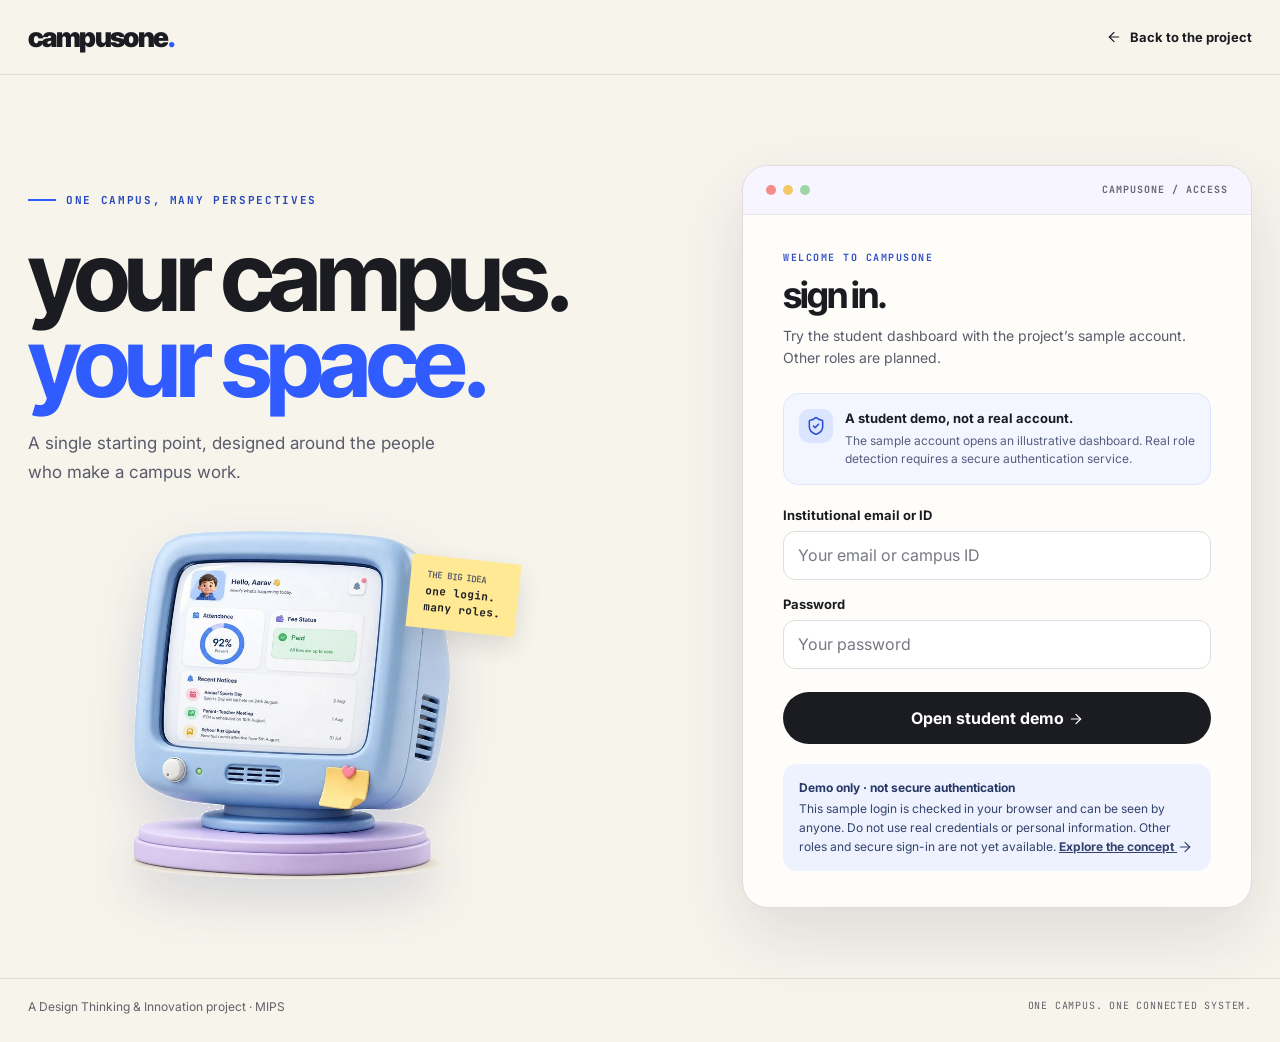
<file: student-resources.html>
<!doctype html>
<html lang="en">
<head>
<meta charset="utf-8"><meta name="viewport" content="width=device-width,initial-scale=1,viewport-fit=cover"><meta name="robots" content="noindex,nofollow"><meta name="theme-color" content="#F7F4EC">
<title>Resources — CampusOne</title>
<link rel="preconnect" href="https://fonts.googleapis.com"><link rel="preconnect" href="https://fonts.gstatic.com" crossorigin><link href="https://fonts.googleapis.com/css2?family=Inter:wght@400;500;600;700;800&family=Inter+Tight:wght@600;700;800;900&family=JetBrains+Mono:wght@500;700&display=swap" rel="stylesheet">
<link rel="stylesheet" href="assets/student-dashboard.css">
<link rel="stylesheet" href="assets/service-demo.css">
<script defer src="assets/student-dashboard.js"></script>
<script defer src="assets/service-demo.js"></script>
</head>
<body data-page="resources"><a class="skip" href="#main">Skip to dashboard</a>
<aside class="sidebar" aria-label="Dashboard navigation"><a class="logo" href="index.html">campusone<span>.</span></a><div class="side-label">Student workspace</div><nav class="side-nav"><a href="student-profile.html#profile" data-page-link="profile"><span class="nav-icon" aria-hidden="true"><svg class="ui-icon" viewBox="0 0 24 24" fill="none" stroke="currentColor" stroke-width="1.8" stroke-linecap="round" stroke-linejoin="round"><circle cx="12" cy="8" r="4"/><path d="M5 21v-2a7 7 0 0 1 14 0v2"/></svg></span>My profile</a><a href="student.html#overview" data-page-link="overview"><span class="nav-icon" aria-hidden="true"><svg class="ui-icon" xmlns="http://www.w3.org/2000/svg" viewBox="0 0 24 24" fill="none" stroke="currentColor" stroke-width="1.8" stroke-linecap="round" stroke-linejoin="round" aria-hidden="true" focusable="false"><rect width="7" height="9" x="3" y="3" rx="1" />
  <rect width="7" height="5" x="14" y="3" rx="1" />
  <rect width="7" height="9" x="14" y="12" rx="1" />
  <rect width="7" height="5" x="3" y="16" rx="1" /></svg></span>Overview</a><a href="student-leave.html#leave" data-page-link="leave"><span class="nav-icon" aria-hidden="true"><svg class="ui-icon" xmlns="http://www.w3.org/2000/svg" viewBox="0 0 24 24" fill="none" stroke="currentColor" stroke-width="1.8" stroke-linecap="round" stroke-linejoin="round" aria-hidden="true" focusable="false"><path d="M16 18h6" />
  <path d="M16 2v3" />
  <path d="M19 15v6" />
  <path d="M21 11.5V5a2 2 0 00-2-2H5a2 2 0 00-2 2v14a2 2 0 002 2h8.3" />
  <path d="M3 9h18" />
  <path d="M8 2v3" /></svg></span>Leave requests</a><a href="student-academics.html#academics" data-page-link="academics"><span class="nav-icon" aria-hidden="true"><svg class="ui-icon" xmlns="http://www.w3.org/2000/svg" viewBox="0 0 24 24" fill="none" stroke="currentColor" stroke-width="1.8" stroke-linecap="round" stroke-linejoin="round" aria-hidden="true" focusable="false"><path d="M12 5v16" />
  <path d="M20.001 19A2 2 0 0022 17V5a2 2 0 00-1.999-2L16 3.002A5 5 0 0012 5a5 5 0 00-4-2H4a2 2 0 00-2 2v12a2 2 0 001.999 2H8a5 5 0 014 2 5 5 0 014-2z" /></svg></span>Academics</a><a href="student-schedule.html#timetable" data-page-link="schedule"><span class="nav-icon" aria-hidden="true"><svg class="ui-icon" xmlns="http://www.w3.org/2000/svg" viewBox="0 0 24 24" fill="none" stroke="currentColor" stroke-width="1.8" stroke-linecap="round" stroke-linejoin="round" aria-hidden="true" focusable="false"><path d="M8 2v3" />
  <path d="M16 2v3" />
  <rect x="3" y="3" width="18" height="18" rx="2" />
  <path d="M3 9h18" />
  <path d="M8 13h.01" />
  <path d="M12 13h.01" />
  <path d="M16 13h.01" />
  <path d="M8 17h.01" />
  <path d="M12 17h.01" />
  <path d="M16 17h.01" /></svg></span>Timetable</a><a href="student-schedule.html#notices"><span class="nav-icon" aria-hidden="true"><svg class="ui-icon" xmlns="http://www.w3.org/2000/svg" viewBox="0 0 24 24" fill="none" stroke="currentColor" stroke-width="1.8" stroke-linecap="round" stroke-linejoin="round" aria-hidden="true" focusable="false"><path d="M10.268 21a2 2 0 0 0 3.464 0" />
  <path d="M3.262 15.326A1 1 0 0 0 4 17h16a1 1 0 0 0 .74-1.673C19.41 13.956 18 12.499 18 8A6 6 0 0 0 6 8c0 4.499-1.411 5.956-2.738 7.326" /></svg></span>Notice board</a><a href="student-resources.html#resources" data-page-link="resources"><span class="nav-icon" aria-hidden="true"><svg class="ui-icon" xmlns="http://www.w3.org/2000/svg" viewBox="0 0 24 24" fill="none" stroke="currentColor" stroke-width="1.8" stroke-linecap="round" stroke-linejoin="round" aria-hidden="true" focusable="false"><path d="m6 14 1.5-2.9A2 2 0 0 1 9.24 10H20a2 2 0 0 1 1.94 2.5l-1.54 6a2 2 0 0 1-1.95 1.5H4a2 2 0 0 1-2-2V5a2 2 0 0 1 2-2h3.9a2 2 0 0 1 1.69.9l.81 1.2a2 2 0 0 0 1.67.9H18a2 2 0 0 1 2 2v2" /></svg></span>Resources</a><a href="student-services.html#services" data-page-link="services"><span class="nav-icon" aria-hidden="true"><svg class="ui-icon" xmlns="http://www.w3.org/2000/svg" viewBox="0 0 24 24" fill="none" stroke="currentColor" stroke-width="1.8" stroke-linecap="round" stroke-linejoin="round" aria-hidden="true" focusable="false"><path d="M12 3v18" />
  <path d="M3 12h18" />
  <rect x="3" y="3" width="18" height="18" rx="2" /></svg></span>Campus services</a></nav><div class="sidebar-bottom"><strong>Made for your campus.</strong>A student concept for a more connected college experience.</div></aside>
<div class="app"><header class="topbar"><div class="top-left"><div><div class="top-title">Student dashboard <span style="color:#335cf6">.</span></div><div class="top-sub">Your campus, all in one place</div></div></div><div class="top-right"><span class="session">Session <strong>2026–27</strong></span><a class="profile profile-link" href="student-profile.html#profile" aria-label="View student profile"><span class="avatar">TT</span><span class="profile-name">Tanmay Tiwari</span></a><button class="logout" id="sign-out" type="button">Sign out <svg class="ui-icon" xmlns="http://www.w3.org/2000/svg" viewBox="0 0 24 24" fill="none" stroke="currentColor" stroke-width="1.8" stroke-linecap="round" stroke-linejoin="round" aria-hidden="true" focusable="false"><path d="m16 17 5-5-5-5" />
  <path d="M21 12H9" />
  <path d="M9 21H5a2 2 0 0 1-2-2V5a2 2 0 0 1 2-2h4" /></svg></button></div></header>
<nav class="mobile-nav" aria-label="Dashboard navigation"><a href="student.html#overview"><svg class="ui-icon" xmlns="http://www.w3.org/2000/svg" viewBox="0 0 24 24" fill="none" stroke="currentColor" stroke-width="1.8" stroke-linecap="round" stroke-linejoin="round" aria-hidden="true" focusable="false"><rect width="7" height="9" x="3" y="3" rx="1" />
  <rect width="7" height="5" x="14" y="3" rx="1" />
  <rect width="7" height="9" x="14" y="12" rx="1" />
  <rect width="7" height="5" x="3" y="16" rx="1" /></svg> Overview</a><a href="student-leave.html#leave"><svg class="ui-icon" xmlns="http://www.w3.org/2000/svg" viewBox="0 0 24 24" fill="none" stroke="currentColor" stroke-width="1.8" stroke-linecap="round" stroke-linejoin="round" aria-hidden="true" focusable="false"><path d="M16 18h6" />
  <path d="M16 2v3" />
  <path d="M19 15v6" />
  <path d="M21 11.5V5a2 2 0 00-2-2H5a2 2 0 00-2 2v14a2 2 0 002 2h8.3" />
  <path d="M3 9h18" />
  <path d="M8 2v3" /></svg> Leave</a><a href="student-academics.html#academics"><svg class="ui-icon" xmlns="http://www.w3.org/2000/svg" viewBox="0 0 24 24" fill="none" stroke="currentColor" stroke-width="1.8" stroke-linecap="round" stroke-linejoin="round" aria-hidden="true" focusable="false"><path d="M12 5v16" />
  <path d="M20.001 19A2 2 0 0022 17V5a2 2 0 00-1.999-2L16 3.002A5 5 0 0012 5a5 5 0 00-4-2H4a2 2 0 00-2 2v12a2 2 0 001.999 2H8a5 5 0 014 2 5 5 0 014-2z" /></svg> Academics</a><a href="student-schedule.html#timetable"><svg class="ui-icon" xmlns="http://www.w3.org/2000/svg" viewBox="0 0 24 24" fill="none" stroke="currentColor" stroke-width="1.8" stroke-linecap="round" stroke-linejoin="round" aria-hidden="true" focusable="false"><path d="M8 2v3" />
  <path d="M16 2v3" />
  <rect x="3" y="3" width="18" height="18" rx="2" />
  <path d="M3 9h18" />
  <path d="M8 13h.01" />
  <path d="M12 13h.01" />
  <path d="M16 13h.01" />
  <path d="M8 17h.01" />
  <path d="M12 17h.01" />
  <path d="M16 17h.01" /></svg> Timetable</a><a href="student-schedule.html#notices"><svg class="ui-icon" xmlns="http://www.w3.org/2000/svg" viewBox="0 0 24 24" fill="none" stroke="currentColor" stroke-width="1.8" stroke-linecap="round" stroke-linejoin="round" aria-hidden="true" focusable="false"><path d="M10.268 21a2 2 0 0 0 3.464 0" />
  <path d="M3.262 15.326A1 1 0 0 0 4 17h16a1 1 0 0 0 .74-1.673C19.41 13.956 18 12.499 18 8A6 6 0 0 0 6 8c0 4.499-1.411 5.956-2.738 7.326" /></svg> Notices</a><a href="student-resources.html#resources"><svg class="ui-icon" xmlns="http://www.w3.org/2000/svg" viewBox="0 0 24 24" fill="none" stroke="currentColor" stroke-width="1.8" stroke-linecap="round" stroke-linejoin="round" aria-hidden="true" focusable="false"><path d="m6 14 1.5-2.9A2 2 0 0 1 9.24 10H20a2 2 0 0 1 1.94 2.5l-1.54 6a2 2 0 0 1-1.95 1.5H4a2 2 0 0 1-2-2V5a2 2 0 0 1 2-2h3.9a2 2 0 0 1 1.69.9l.81 1.2a2 2 0 0 0 1.67.9H18a2 2 0 0 1 2 2v2" /></svg> Resources</a><a href="student-services.html#services"><svg class="ui-icon" xmlns="http://www.w3.org/2000/svg" viewBox="0 0 24 24" fill="none" stroke="currentColor" stroke-width="1.8" stroke-linecap="round" stroke-linejoin="round" aria-hidden="true" focusable="false"><path d="M12 3v18" />
  <path d="M3 12h18" />
  <rect x="3" y="3" width="18" height="18" rx="2" /></svg> Services</a></nav>
<main id="main"><div class="demo"><span aria-hidden="true"><svg class="ui-icon" xmlns="http://www.w3.org/2000/svg" viewBox="0 0 24 24" fill="none" stroke="currentColor" stroke-width="1.8" stroke-linecap="round" stroke-linejoin="round" aria-hidden="true" focusable="false"><circle cx="12" cy="12" r="10" />
  <path d="M12 16v-4" />
  <path d="M12 8h.01" /></svg></span><div><strong>Static project demo.</strong> This page illustrates your supplied ERP sample; it is not connected to a college system. The sign-in is not secure. Do not enter real credentials or sensitive information.</div></div>






<div class="section-head" id="resources"><div><h2>resources &amp; student life.</h2><p>Reference sections from the original dashboard</p></div></div>
<div class="columns"><section class="card panel" aria-labelledby="resources-h"><div class="panel-head"><div><h3 id="resources-h">important resources.</h3><p>Titles shown for reference</p></div></div><div class="list"><div class="list-item">Grievance submission guide <small>Document not provided</small></div><div class="list-item">Student guide book <small>Document not provided</small></div><div class="list-item">AKTU &amp; CSJMU process booklets <small>Documents not provided</small></div><div class="list-item">First-year and department lab file formats <small>Documents not provided</small></div></div></section><section class="card panel" id="calendar" aria-labelledby="calendar-h" style="scroll-margin-top:94px"><div class="panel-head"><div><h3 id="calendar-h">calendar &amp; holidays.</h3><p>Selected dates · session 2026–27</p></div><span class="chip">Nov 2026</span></div><div class="list"><div class="list-item">Deepawali <small>6–11 November 2026</small></div><div class="list-item">Guru Nanak Jayanti <small>24 November 2026</small></div><div class="list-item">Christmas <small>25 December 2026</small></div></div><p class="info">To-do list and class coordinator records: none in the supplied snapshot.</p></section></div>
<div class="section-head" id="tasks"><div><h2>my to-do list.</h2><p>A little space to plan your day</p></div><span class="chip" id="task-count">0 open</span></div>
<section class="card panel task-panel" aria-labelledby="task-h"><div class="panel-head"><div><h3 id="task-h">keep track, locally.</h3><p>Try a simple checklist for your campus day.</p></div></div><div class="task-warning"><strong>Browser-only demo.</strong> Tasks stay on this device after sign-out and are visible to others using this browser. Use sample text only; do not enter sensitive information.</div><form id="task-form" class="task-form"><label class="sr-only" for="task-input">New sample task</label><input id="task-input" type="text" maxlength="100" placeholder="Add a sample task" required><button type="submit">Add task <span aria-hidden="true">+</span></button></form><p id="task-message" class="task-message" role="status" aria-live="polite"></p><ul id="task-list" class="task-list" aria-label="Saved sample tasks"></ul></section>



<footer class="foot">CampusOne · A Design Thinking &amp; Innovation project · Sample data, not a live ERP</footer></main></div>
<nav class="app-dock" aria-label="Student quick navigation"><a href="student.html#overview" data-page-link="overview"><svg viewBox="0 0 24 24" fill="none" stroke="currentColor" stroke-width="1.8" stroke-linecap="round" stroke-linejoin="round" aria-hidden="true" focusable="false"><path d="m3 10 9-7 9 7v10a1 1 0 0 1-1 1h-5v-7H9v7H4a1 1 0 0 1-1-1z"/></svg><span>Home</span></a><a href="student-schedule.html#timetable" data-page-link="schedule"><svg viewBox="0 0 24 24" fill="none" stroke="currentColor" stroke-width="1.8" stroke-linecap="round" stroke-linejoin="round" aria-hidden="true" focusable="false"><rect x="3" y="5" width="18" height="16" rx="2"/><path d="M16 3v4M8 3v4M3 10h18M8 14h.01M12 14h.01M16 14h.01M8 18h.01M12 18h.01"/></svg><span>Schedule</span></a><a href="student-leave.html#leave" data-page-link="leave"><svg viewBox="0 0 24 24" fill="none" stroke="currentColor" stroke-width="1.8" stroke-linecap="round" stroke-linejoin="round" aria-hidden="true" focusable="false"><path d="M12 22h7a2 2 0 0 0 2-2V7l-5-5H5a2 2 0 0 0-2 2v16a2 2 0 0 0 2 2h3"/><path d="M14 2v6h6M8 16h8M12 12v8"/></svg><span>Leave</span></a><a href="student-services.html#services" data-page-link="services"><svg viewBox="0 0 24 24" fill="none" stroke="currentColor" stroke-width="1.8" stroke-linecap="round" stroke-linejoin="round" aria-hidden="true" focusable="false"><rect x="3" y="3" width="7" height="7" rx="1"/><rect x="14" y="3" width="7" height="7" rx="1"/><rect x="3" y="14" width="7" height="7" rx="1"/><rect x="14" y="14" width="7" height="7" rx="1"/></svg><span>Services</span></a><a href="student-profile.html#profile" data-page-link="profile"><svg viewBox="0 0 24 24" fill="none" stroke="currentColor" stroke-width="1.8" stroke-linecap="round" stroke-linejoin="round" aria-hidden="true" focusable="false"><circle cx="12" cy="8" r="4"/><path d="M5 21v-2a7 7 0 0 1 14 0v2"/></svg><span>Profile</span></a></nav>

</body></html>
</file>
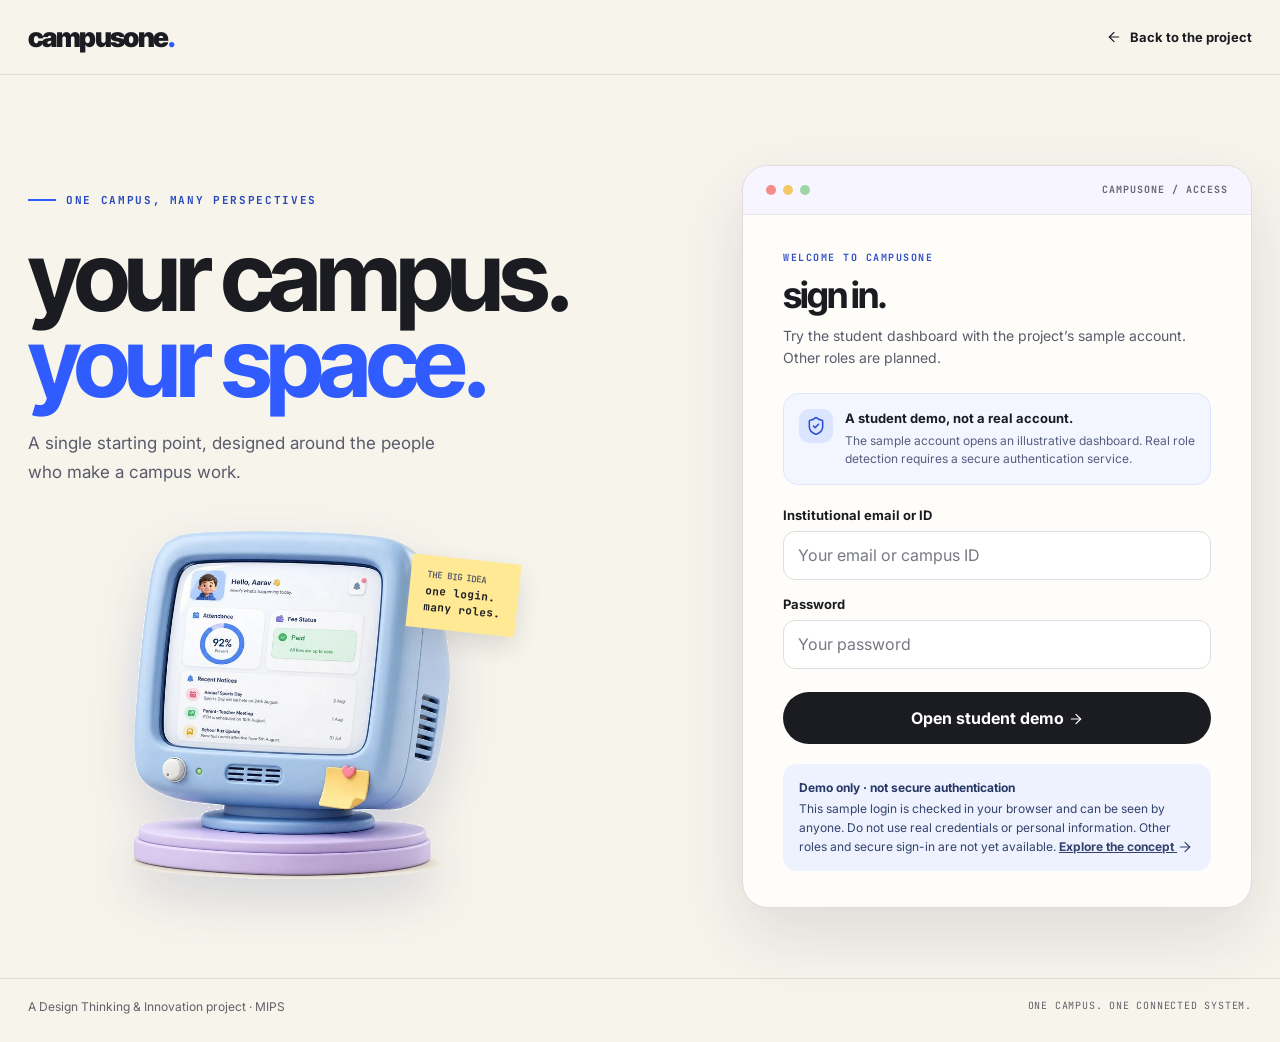
<file: student-schedule.html>
<!doctype html>
<html lang="en">
<head>
<meta charset="utf-8"><meta name="viewport" content="width=device-width,initial-scale=1,viewport-fit=cover"><meta name="robots" content="noindex,nofollow"><meta name="theme-color" content="#F7F4EC">
<title>Timetable and notices — CampusOne</title>
<link rel="preconnect" href="https://fonts.googleapis.com"><link rel="preconnect" href="https://fonts.gstatic.com" crossorigin><link href="https://fonts.googleapis.com/css2?family=Inter:wght@400;500;600;700;800&family=Inter+Tight:wght@600;700;800;900&family=JetBrains+Mono:wght@500;700&display=swap" rel="stylesheet">
<link rel="stylesheet" href="assets/student-dashboard.css">
<link rel="stylesheet" href="assets/service-demo.css">
<script defer src="assets/student-dashboard.js"></script>
<script defer src="assets/service-demo.js"></script>
</head>
<body data-page="schedule"><a class="skip" href="#main">Skip to dashboard</a>
<aside class="sidebar" aria-label="Dashboard navigation"><a class="logo" href="index.html">campusone<span>.</span></a><div class="side-label">Student workspace</div><nav class="side-nav"><a href="student-profile.html#profile" data-page-link="profile"><span class="nav-icon" aria-hidden="true"><svg class="ui-icon" viewBox="0 0 24 24" fill="none" stroke="currentColor" stroke-width="1.8" stroke-linecap="round" stroke-linejoin="round"><circle cx="12" cy="8" r="4"/><path d="M5 21v-2a7 7 0 0 1 14 0v2"/></svg></span>My profile</a><a href="student.html#overview" data-page-link="overview"><span class="nav-icon" aria-hidden="true"><svg class="ui-icon" xmlns="http://www.w3.org/2000/svg" viewBox="0 0 24 24" fill="none" stroke="currentColor" stroke-width="1.8" stroke-linecap="round" stroke-linejoin="round" aria-hidden="true" focusable="false"><rect width="7" height="9" x="3" y="3" rx="1" />
  <rect width="7" height="5" x="14" y="3" rx="1" />
  <rect width="7" height="9" x="14" y="12" rx="1" />
  <rect width="7" height="5" x="3" y="16" rx="1" /></svg></span>Overview</a><a href="student-leave.html#leave" data-page-link="leave"><span class="nav-icon" aria-hidden="true"><svg class="ui-icon" xmlns="http://www.w3.org/2000/svg" viewBox="0 0 24 24" fill="none" stroke="currentColor" stroke-width="1.8" stroke-linecap="round" stroke-linejoin="round" aria-hidden="true" focusable="false"><path d="M16 18h6" />
  <path d="M16 2v3" />
  <path d="M19 15v6" />
  <path d="M21 11.5V5a2 2 0 00-2-2H5a2 2 0 00-2 2v14a2 2 0 002 2h8.3" />
  <path d="M3 9h18" />
  <path d="M8 2v3" /></svg></span>Leave requests</a><a href="student-academics.html#academics" data-page-link="academics"><span class="nav-icon" aria-hidden="true"><svg class="ui-icon" xmlns="http://www.w3.org/2000/svg" viewBox="0 0 24 24" fill="none" stroke="currentColor" stroke-width="1.8" stroke-linecap="round" stroke-linejoin="round" aria-hidden="true" focusable="false"><path d="M12 5v16" />
  <path d="M20.001 19A2 2 0 0022 17V5a2 2 0 00-1.999-2L16 3.002A5 5 0 0012 5a5 5 0 00-4-2H4a2 2 0 00-2 2v12a2 2 0 001.999 2H8a5 5 0 014 2 5 5 0 014-2z" /></svg></span>Academics</a><a href="student-schedule.html#timetable" data-page-link="schedule"><span class="nav-icon" aria-hidden="true"><svg class="ui-icon" xmlns="http://www.w3.org/2000/svg" viewBox="0 0 24 24" fill="none" stroke="currentColor" stroke-width="1.8" stroke-linecap="round" stroke-linejoin="round" aria-hidden="true" focusable="false"><path d="M8 2v3" />
  <path d="M16 2v3" />
  <rect x="3" y="3" width="18" height="18" rx="2" />
  <path d="M3 9h18" />
  <path d="M8 13h.01" />
  <path d="M12 13h.01" />
  <path d="M16 13h.01" />
  <path d="M8 17h.01" />
  <path d="M12 17h.01" />
  <path d="M16 17h.01" /></svg></span>Timetable</a><a href="student-schedule.html#notices"><span class="nav-icon" aria-hidden="true"><svg class="ui-icon" xmlns="http://www.w3.org/2000/svg" viewBox="0 0 24 24" fill="none" stroke="currentColor" stroke-width="1.8" stroke-linecap="round" stroke-linejoin="round" aria-hidden="true" focusable="false"><path d="M10.268 21a2 2 0 0 0 3.464 0" />
  <path d="M3.262 15.326A1 1 0 0 0 4 17h16a1 1 0 0 0 .74-1.673C19.41 13.956 18 12.499 18 8A6 6 0 0 0 6 8c0 4.499-1.411 5.956-2.738 7.326" /></svg></span>Notice board</a><a href="student-resources.html#resources" data-page-link="resources"><span class="nav-icon" aria-hidden="true"><svg class="ui-icon" xmlns="http://www.w3.org/2000/svg" viewBox="0 0 24 24" fill="none" stroke="currentColor" stroke-width="1.8" stroke-linecap="round" stroke-linejoin="round" aria-hidden="true" focusable="false"><path d="m6 14 1.5-2.9A2 2 0 0 1 9.24 10H20a2 2 0 0 1 1.94 2.5l-1.54 6a2 2 0 0 1-1.95 1.5H4a2 2 0 0 1-2-2V5a2 2 0 0 1 2-2h3.9a2 2 0 0 1 1.69.9l.81 1.2a2 2 0 0 0 1.67.9H18a2 2 0 0 1 2 2v2" /></svg></span>Resources</a><a href="student-services.html#services" data-page-link="services"><span class="nav-icon" aria-hidden="true"><svg class="ui-icon" xmlns="http://www.w3.org/2000/svg" viewBox="0 0 24 24" fill="none" stroke="currentColor" stroke-width="1.8" stroke-linecap="round" stroke-linejoin="round" aria-hidden="true" focusable="false"><path d="M12 3v18" />
  <path d="M3 12h18" />
  <rect x="3" y="3" width="18" height="18" rx="2" /></svg></span>Campus services</a></nav><div class="sidebar-bottom"><strong>Made for your campus.</strong>A student concept for a more connected college experience.</div></aside>
<div class="app"><header class="topbar"><div class="top-left"><div><div class="top-title">Student dashboard <span style="color:#335cf6">.</span></div><div class="top-sub">Your campus, all in one place</div></div></div><div class="top-right"><span class="session">Session <strong>2026–27</strong></span><a class="profile profile-link" href="student-profile.html#profile" aria-label="View student profile"><span class="avatar">TT</span><span class="profile-name">Tanmay Tiwari</span></a><button class="logout" id="sign-out" type="button">Sign out <svg class="ui-icon" xmlns="http://www.w3.org/2000/svg" viewBox="0 0 24 24" fill="none" stroke="currentColor" stroke-width="1.8" stroke-linecap="round" stroke-linejoin="round" aria-hidden="true" focusable="false"><path d="m16 17 5-5-5-5" />
  <path d="M21 12H9" />
  <path d="M9 21H5a2 2 0 0 1-2-2V5a2 2 0 0 1 2-2h4" /></svg></button></div></header>
<nav class="mobile-nav" aria-label="Dashboard navigation"><a href="student.html#overview"><svg class="ui-icon" xmlns="http://www.w3.org/2000/svg" viewBox="0 0 24 24" fill="none" stroke="currentColor" stroke-width="1.8" stroke-linecap="round" stroke-linejoin="round" aria-hidden="true" focusable="false"><rect width="7" height="9" x="3" y="3" rx="1" />
  <rect width="7" height="5" x="14" y="3" rx="1" />
  <rect width="7" height="9" x="14" y="12" rx="1" />
  <rect width="7" height="5" x="3" y="16" rx="1" /></svg> Overview</a><a href="student-leave.html#leave"><svg class="ui-icon" xmlns="http://www.w3.org/2000/svg" viewBox="0 0 24 24" fill="none" stroke="currentColor" stroke-width="1.8" stroke-linecap="round" stroke-linejoin="round" aria-hidden="true" focusable="false"><path d="M16 18h6" />
  <path d="M16 2v3" />
  <path d="M19 15v6" />
  <path d="M21 11.5V5a2 2 0 00-2-2H5a2 2 0 00-2 2v14a2 2 0 002 2h8.3" />
  <path d="M3 9h18" />
  <path d="M8 2v3" /></svg> Leave</a><a href="student-academics.html#academics"><svg class="ui-icon" xmlns="http://www.w3.org/2000/svg" viewBox="0 0 24 24" fill="none" stroke="currentColor" stroke-width="1.8" stroke-linecap="round" stroke-linejoin="round" aria-hidden="true" focusable="false"><path d="M12 5v16" />
  <path d="M20.001 19A2 2 0 0022 17V5a2 2 0 00-1.999-2L16 3.002A5 5 0 0012 5a5 5 0 00-4-2H4a2 2 0 00-2 2v12a2 2 0 001.999 2H8a5 5 0 014 2 5 5 0 014-2z" /></svg> Academics</a><a href="student-schedule.html#timetable"><svg class="ui-icon" xmlns="http://www.w3.org/2000/svg" viewBox="0 0 24 24" fill="none" stroke="currentColor" stroke-width="1.8" stroke-linecap="round" stroke-linejoin="round" aria-hidden="true" focusable="false"><path d="M8 2v3" />
  <path d="M16 2v3" />
  <rect x="3" y="3" width="18" height="18" rx="2" />
  <path d="M3 9h18" />
  <path d="M8 13h.01" />
  <path d="M12 13h.01" />
  <path d="M16 13h.01" />
  <path d="M8 17h.01" />
  <path d="M12 17h.01" />
  <path d="M16 17h.01" /></svg> Timetable</a><a href="student-schedule.html#notices"><svg class="ui-icon" xmlns="http://www.w3.org/2000/svg" viewBox="0 0 24 24" fill="none" stroke="currentColor" stroke-width="1.8" stroke-linecap="round" stroke-linejoin="round" aria-hidden="true" focusable="false"><path d="M10.268 21a2 2 0 0 0 3.464 0" />
  <path d="M3.262 15.326A1 1 0 0 0 4 17h16a1 1 0 0 0 .74-1.673C19.41 13.956 18 12.499 18 8A6 6 0 0 0 6 8c0 4.499-1.411 5.956-2.738 7.326" /></svg> Notices</a><a href="student-resources.html#resources"><svg class="ui-icon" xmlns="http://www.w3.org/2000/svg" viewBox="0 0 24 24" fill="none" stroke="currentColor" stroke-width="1.8" stroke-linecap="round" stroke-linejoin="round" aria-hidden="true" focusable="false"><path d="m6 14 1.5-2.9A2 2 0 0 1 9.24 10H20a2 2 0 0 1 1.94 2.5l-1.54 6a2 2 0 0 1-1.95 1.5H4a2 2 0 0 1-2-2V5a2 2 0 0 1 2-2h3.9a2 2 0 0 1 1.69.9l.81 1.2a2 2 0 0 0 1.67.9H18a2 2 0 0 1 2 2v2" /></svg> Resources</a><a href="student-services.html#services"><svg class="ui-icon" xmlns="http://www.w3.org/2000/svg" viewBox="0 0 24 24" fill="none" stroke="currentColor" stroke-width="1.8" stroke-linecap="round" stroke-linejoin="round" aria-hidden="true" focusable="false"><path d="M12 3v18" />
  <path d="M3 12h18" />
  <rect x="3" y="3" width="18" height="18" rx="2" /></svg> Services</a></nav>
<main id="main"><div class="demo"><span aria-hidden="true"><svg class="ui-icon" xmlns="http://www.w3.org/2000/svg" viewBox="0 0 24 24" fill="none" stroke="currentColor" stroke-width="1.8" stroke-linecap="round" stroke-linejoin="round" aria-hidden="true" focusable="false"><circle cx="12" cy="12" r="10" />
  <path d="M12 16v-4" />
  <path d="M12 8h.01" /></svg></span><div><strong>Static project demo.</strong> This page illustrates your supplied ERP sample; it is not connected to a college system. The sign-in is not secure. Do not enter real credentials or sensitive information.</div></div>




<div class="section-head" id="timetable"><div><h2>your week.</h2><p>Class timetable from the supplied snapshot</p></div></div>
<div class="schedule-layout"><section class="card panel timetable-panel" aria-labelledby="schedule-h"><div class="timetable-heading"><div><span class="timetable-kicker">YOUR WEEK AT A GLANCE</span><h3 id="schedule-h">class schedule<span>.</span></h3><p>Select a day to explore your timetable</p></div><div class="timetable-section">SEMESTER 01 <strong>AIML-1B-1</strong></div></div><div class="days timetable-days" role="group" aria-label="Select timetable day" id="days"></div><div class="schedule-summary"><h4 id="schedule-day">Monday</h4><span id="schedule-count"></span></div><div id="schedule" class="timetable-list" aria-live="polite" aria-atomic="true"></div><p class="timetable-footnote">Illustrative timetable from the supplied ERP snapshot · not live</p></section>
<section class="card panel" id="notices" aria-labelledby="notice-h" style="scroll-margin-top:94px"><div class="panel-head"><div><h3 id="notice-h">notice board.</h3><p>Selected notices from the supplied snapshot</p></div></div><label for="notice-filter" class="eyebrow">Filter category</label><select class="select" id="notice-filter" style="display:block;margin-top:9px"><option value="all">All categories</option><option value="Academics">Academics</option><option value="Events">Events</option><option value="Examination cell">Examination cell</option><option value="General">General</option></select><div id="notice-list"></div><p class="info muted">Notice links and documents were not supplied and are not available in this demo.</p></section></div>





<footer class="foot">CampusOne · A Design Thinking &amp; Innovation project · Sample data, not a live ERP</footer></main></div>
<nav class="app-dock" aria-label="Student quick navigation"><a href="student.html#overview" data-page-link="overview"><svg viewBox="0 0 24 24" fill="none" stroke="currentColor" stroke-width="1.8" stroke-linecap="round" stroke-linejoin="round" aria-hidden="true" focusable="false"><path d="m3 10 9-7 9 7v10a1 1 0 0 1-1 1h-5v-7H9v7H4a1 1 0 0 1-1-1z"/></svg><span>Home</span></a><a href="student-schedule.html#timetable" data-page-link="schedule"><svg viewBox="0 0 24 24" fill="none" stroke="currentColor" stroke-width="1.8" stroke-linecap="round" stroke-linejoin="round" aria-hidden="true" focusable="false"><rect x="3" y="5" width="18" height="16" rx="2"/><path d="M16 3v4M8 3v4M3 10h18M8 14h.01M12 14h.01M16 14h.01M8 18h.01M12 18h.01"/></svg><span>Schedule</span></a><a href="student-leave.html#leave" data-page-link="leave"><svg viewBox="0 0 24 24" fill="none" stroke="currentColor" stroke-width="1.8" stroke-linecap="round" stroke-linejoin="round" aria-hidden="true" focusable="false"><path d="M12 22h7a2 2 0 0 0 2-2V7l-5-5H5a2 2 0 0 0-2 2v16a2 2 0 0 0 2 2h3"/><path d="M14 2v6h6M8 16h8M12 12v8"/></svg><span>Leave</span></a><a href="student-services.html#services" data-page-link="services"><svg viewBox="0 0 24 24" fill="none" stroke="currentColor" stroke-width="1.8" stroke-linecap="round" stroke-linejoin="round" aria-hidden="true" focusable="false"><rect x="3" y="3" width="7" height="7" rx="1"/><rect x="14" y="3" width="7" height="7" rx="1"/><rect x="3" y="14" width="7" height="7" rx="1"/><rect x="14" y="14" width="7" height="7" rx="1"/></svg><span>Services</span></a><a href="student-profile.html#profile" data-page-link="profile"><svg viewBox="0 0 24 24" fill="none" stroke="currentColor" stroke-width="1.8" stroke-linecap="round" stroke-linejoin="round" aria-hidden="true" focusable="false"><circle cx="12" cy="8" r="4"/><path d="M5 21v-2a7 7 0 0 1 14 0v2"/></svg><span>Profile</span></a></nav>

</body></html>
</file>
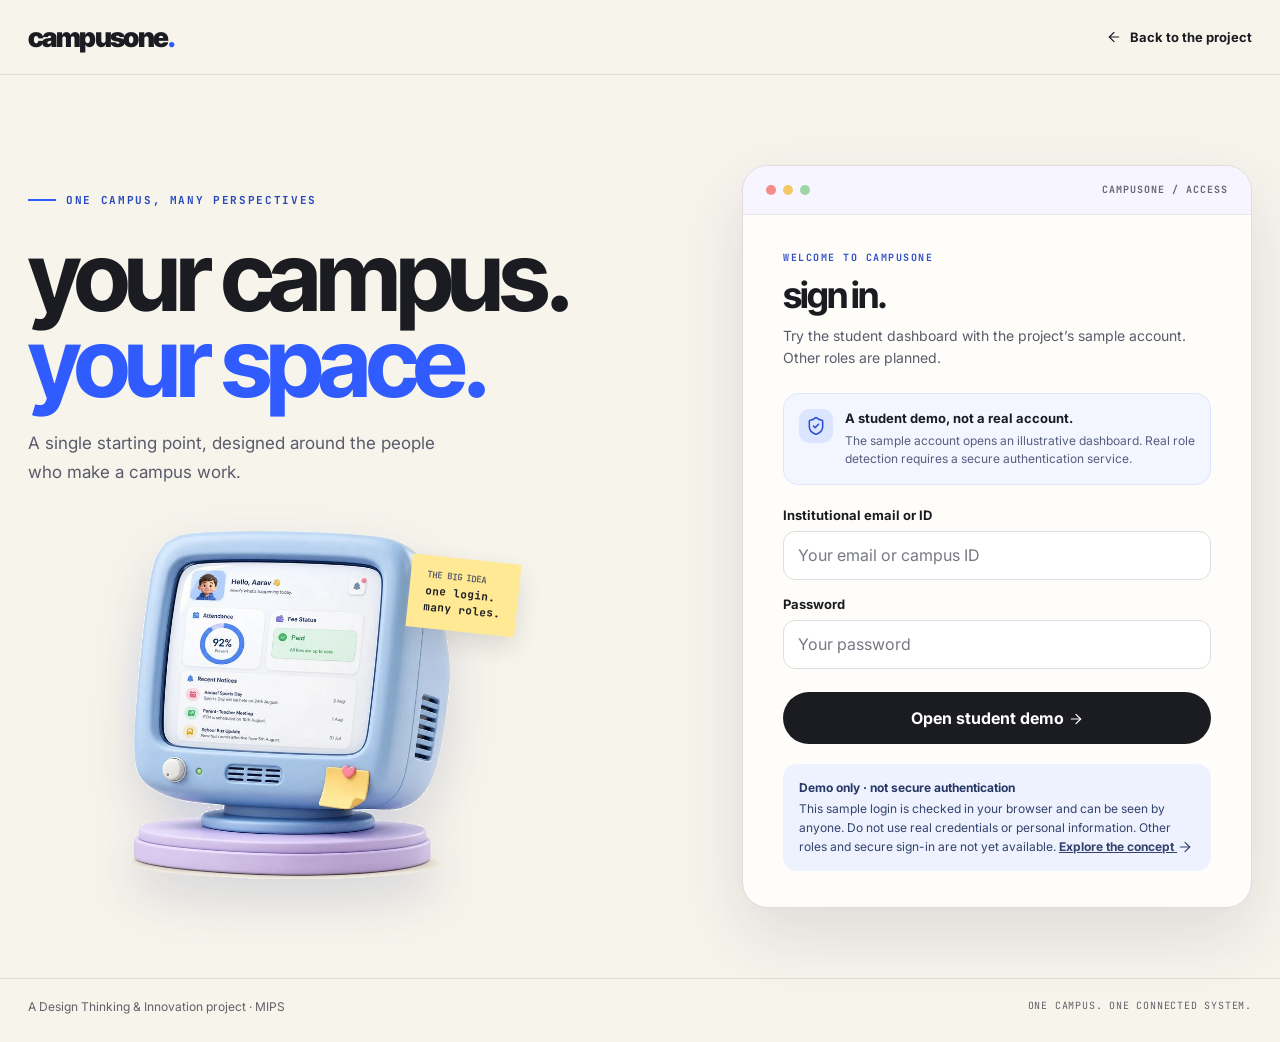
<file: student-services.html>
<!doctype html>
<html lang="en">
<head>
<meta charset="utf-8"><meta name="viewport" content="width=device-width,initial-scale=1,viewport-fit=cover"><meta name="robots" content="noindex,nofollow"><meta name="theme-color" content="#F7F4EC">
<title>Campus services — CampusOne</title>
<link rel="preconnect" href="https://fonts.googleapis.com"><link rel="preconnect" href="https://fonts.gstatic.com" crossorigin><link href="https://fonts.googleapis.com/css2?family=Inter:wght@400;500;600;700;800&family=Inter+Tight:wght@600;700;800;900&family=JetBrains+Mono:wght@500;700&display=swap" rel="stylesheet">
<link rel="stylesheet" href="assets/student-dashboard.css">
<link rel="stylesheet" href="assets/service-demo.css">
<script defer src="assets/student-dashboard.js"></script>
<script defer src="assets/service-demo.js"></script>
</head>
<body data-page="services"><a class="skip" href="#main">Skip to dashboard</a>
<aside class="sidebar" aria-label="Dashboard navigation"><a class="logo" href="index.html">campusone<span>.</span></a><div class="side-label">Student workspace</div><nav class="side-nav"><a href="student-profile.html#profile" data-page-link="profile"><span class="nav-icon" aria-hidden="true"><svg class="ui-icon" viewBox="0 0 24 24" fill="none" stroke="currentColor" stroke-width="1.8" stroke-linecap="round" stroke-linejoin="round"><circle cx="12" cy="8" r="4"/><path d="M5 21v-2a7 7 0 0 1 14 0v2"/></svg></span>My profile</a><a href="student.html#overview" data-page-link="overview"><span class="nav-icon" aria-hidden="true"><svg class="ui-icon" xmlns="http://www.w3.org/2000/svg" viewBox="0 0 24 24" fill="none" stroke="currentColor" stroke-width="1.8" stroke-linecap="round" stroke-linejoin="round" aria-hidden="true" focusable="false"><rect width="7" height="9" x="3" y="3" rx="1" />
  <rect width="7" height="5" x="14" y="3" rx="1" />
  <rect width="7" height="9" x="14" y="12" rx="1" />
  <rect width="7" height="5" x="3" y="16" rx="1" /></svg></span>Overview</a><a href="student-leave.html#leave" data-page-link="leave"><span class="nav-icon" aria-hidden="true"><svg class="ui-icon" xmlns="http://www.w3.org/2000/svg" viewBox="0 0 24 24" fill="none" stroke="currentColor" stroke-width="1.8" stroke-linecap="round" stroke-linejoin="round" aria-hidden="true" focusable="false"><path d="M16 18h6" />
  <path d="M16 2v3" />
  <path d="M19 15v6" />
  <path d="M21 11.5V5a2 2 0 00-2-2H5a2 2 0 00-2 2v14a2 2 0 002 2h8.3" />
  <path d="M3 9h18" />
  <path d="M8 2v3" /></svg></span>Leave requests</a><a href="student-academics.html#academics" data-page-link="academics"><span class="nav-icon" aria-hidden="true"><svg class="ui-icon" xmlns="http://www.w3.org/2000/svg" viewBox="0 0 24 24" fill="none" stroke="currentColor" stroke-width="1.8" stroke-linecap="round" stroke-linejoin="round" aria-hidden="true" focusable="false"><path d="M12 5v16" />
  <path d="M20.001 19A2 2 0 0022 17V5a2 2 0 00-1.999-2L16 3.002A5 5 0 0012 5a5 5 0 00-4-2H4a2 2 0 00-2 2v12a2 2 0 001.999 2H8a5 5 0 014 2 5 5 0 014-2z" /></svg></span>Academics</a><a href="student-schedule.html#timetable" data-page-link="schedule"><span class="nav-icon" aria-hidden="true"><svg class="ui-icon" xmlns="http://www.w3.org/2000/svg" viewBox="0 0 24 24" fill="none" stroke="currentColor" stroke-width="1.8" stroke-linecap="round" stroke-linejoin="round" aria-hidden="true" focusable="false"><path d="M8 2v3" />
  <path d="M16 2v3" />
  <rect x="3" y="3" width="18" height="18" rx="2" />
  <path d="M3 9h18" />
  <path d="M8 13h.01" />
  <path d="M12 13h.01" />
  <path d="M16 13h.01" />
  <path d="M8 17h.01" />
  <path d="M12 17h.01" />
  <path d="M16 17h.01" /></svg></span>Timetable</a><a href="student-schedule.html#notices"><span class="nav-icon" aria-hidden="true"><svg class="ui-icon" xmlns="http://www.w3.org/2000/svg" viewBox="0 0 24 24" fill="none" stroke="currentColor" stroke-width="1.8" stroke-linecap="round" stroke-linejoin="round" aria-hidden="true" focusable="false"><path d="M10.268 21a2 2 0 0 0 3.464 0" />
  <path d="M3.262 15.326A1 1 0 0 0 4 17h16a1 1 0 0 0 .74-1.673C19.41 13.956 18 12.499 18 8A6 6 0 0 0 6 8c0 4.499-1.411 5.956-2.738 7.326" /></svg></span>Notice board</a><a href="student-resources.html#resources" data-page-link="resources"><span class="nav-icon" aria-hidden="true"><svg class="ui-icon" xmlns="http://www.w3.org/2000/svg" viewBox="0 0 24 24" fill="none" stroke="currentColor" stroke-width="1.8" stroke-linecap="round" stroke-linejoin="round" aria-hidden="true" focusable="false"><path d="m6 14 1.5-2.9A2 2 0 0 1 9.24 10H20a2 2 0 0 1 1.94 2.5l-1.54 6a2 2 0 0 1-1.95 1.5H4a2 2 0 0 1-2-2V5a2 2 0 0 1 2-2h3.9a2 2 0 0 1 1.69.9l.81 1.2a2 2 0 0 0 1.67.9H18a2 2 0 0 1 2 2v2" /></svg></span>Resources</a><a href="student-services.html#services" data-page-link="services"><span class="nav-icon" aria-hidden="true"><svg class="ui-icon" xmlns="http://www.w3.org/2000/svg" viewBox="0 0 24 24" fill="none" stroke="currentColor" stroke-width="1.8" stroke-linecap="round" stroke-linejoin="round" aria-hidden="true" focusable="false"><path d="M12 3v18" />
  <path d="M3 12h18" />
  <rect x="3" y="3" width="18" height="18" rx="2" /></svg></span>Campus services</a></nav><div class="sidebar-bottom"><strong>Made for your campus.</strong>A student concept for a more connected college experience.</div></aside>
<div class="app"><header class="topbar"><div class="top-left"><div><div class="top-title">Student dashboard <span style="color:#335cf6">.</span></div><div class="top-sub">Your campus, all in one place</div></div></div><div class="top-right"><span class="session">Session <strong>2026–27</strong></span><a class="profile profile-link" href="student-profile.html#profile" aria-label="View student profile"><span class="avatar">TT</span><span class="profile-name">Tanmay Tiwari</span></a><button class="logout" id="sign-out" type="button">Sign out <svg class="ui-icon" xmlns="http://www.w3.org/2000/svg" viewBox="0 0 24 24" fill="none" stroke="currentColor" stroke-width="1.8" stroke-linecap="round" stroke-linejoin="round" aria-hidden="true" focusable="false"><path d="m16 17 5-5-5-5" />
  <path d="M21 12H9" />
  <path d="M9 21H5a2 2 0 0 1-2-2V5a2 2 0 0 1 2-2h4" /></svg></button></div></header>
<nav class="mobile-nav" aria-label="Dashboard navigation"><a href="student.html#overview"><svg class="ui-icon" xmlns="http://www.w3.org/2000/svg" viewBox="0 0 24 24" fill="none" stroke="currentColor" stroke-width="1.8" stroke-linecap="round" stroke-linejoin="round" aria-hidden="true" focusable="false"><rect width="7" height="9" x="3" y="3" rx="1" />
  <rect width="7" height="5" x="14" y="3" rx="1" />
  <rect width="7" height="9" x="14" y="12" rx="1" />
  <rect width="7" height="5" x="3" y="16" rx="1" /></svg> Overview</a><a href="student-leave.html#leave"><svg class="ui-icon" xmlns="http://www.w3.org/2000/svg" viewBox="0 0 24 24" fill="none" stroke="currentColor" stroke-width="1.8" stroke-linecap="round" stroke-linejoin="round" aria-hidden="true" focusable="false"><path d="M16 18h6" />
  <path d="M16 2v3" />
  <path d="M19 15v6" />
  <path d="M21 11.5V5a2 2 0 00-2-2H5a2 2 0 00-2 2v14a2 2 0 002 2h8.3" />
  <path d="M3 9h18" />
  <path d="M8 2v3" /></svg> Leave</a><a href="student-academics.html#academics"><svg class="ui-icon" xmlns="http://www.w3.org/2000/svg" viewBox="0 0 24 24" fill="none" stroke="currentColor" stroke-width="1.8" stroke-linecap="round" stroke-linejoin="round" aria-hidden="true" focusable="false"><path d="M12 5v16" />
  <path d="M20.001 19A2 2 0 0022 17V5a2 2 0 00-1.999-2L16 3.002A5 5 0 0012 5a5 5 0 00-4-2H4a2 2 0 00-2 2v12a2 2 0 001.999 2H8a5 5 0 014 2 5 5 0 014-2z" /></svg> Academics</a><a href="student-schedule.html#timetable"><svg class="ui-icon" xmlns="http://www.w3.org/2000/svg" viewBox="0 0 24 24" fill="none" stroke="currentColor" stroke-width="1.8" stroke-linecap="round" stroke-linejoin="round" aria-hidden="true" focusable="false"><path d="M8 2v3" />
  <path d="M16 2v3" />
  <rect x="3" y="3" width="18" height="18" rx="2" />
  <path d="M3 9h18" />
  <path d="M8 13h.01" />
  <path d="M12 13h.01" />
  <path d="M16 13h.01" />
  <path d="M8 17h.01" />
  <path d="M12 17h.01" />
  <path d="M16 17h.01" /></svg> Timetable</a><a href="student-schedule.html#notices"><svg class="ui-icon" xmlns="http://www.w3.org/2000/svg" viewBox="0 0 24 24" fill="none" stroke="currentColor" stroke-width="1.8" stroke-linecap="round" stroke-linejoin="round" aria-hidden="true" focusable="false"><path d="M10.268 21a2 2 0 0 0 3.464 0" />
  <path d="M3.262 15.326A1 1 0 0 0 4 17h16a1 1 0 0 0 .74-1.673C19.41 13.956 18 12.499 18 8A6 6 0 0 0 6 8c0 4.499-1.411 5.956-2.738 7.326" /></svg> Notices</a><a href="student-resources.html#resources"><svg class="ui-icon" xmlns="http://www.w3.org/2000/svg" viewBox="0 0 24 24" fill="none" stroke="currentColor" stroke-width="1.8" stroke-linecap="round" stroke-linejoin="round" aria-hidden="true" focusable="false"><path d="m6 14 1.5-2.9A2 2 0 0 1 9.24 10H20a2 2 0 0 1 1.94 2.5l-1.54 6a2 2 0 0 1-1.95 1.5H4a2 2 0 0 1-2-2V5a2 2 0 0 1 2-2h3.9a2 2 0 0 1 1.69.9l.81 1.2a2 2 0 0 0 1.67.9H18a2 2 0 0 1 2 2v2" /></svg> Resources</a><a href="student-services.html#services"><svg class="ui-icon" xmlns="http://www.w3.org/2000/svg" viewBox="0 0 24 24" fill="none" stroke="currentColor" stroke-width="1.8" stroke-linecap="round" stroke-linejoin="round" aria-hidden="true" focusable="false"><path d="M12 3v18" />
  <path d="M3 12h18" />
  <rect x="3" y="3" width="18" height="18" rx="2" /></svg> Services</a></nav>
<main id="main"><div class="demo"><span aria-hidden="true"><svg class="ui-icon" xmlns="http://www.w3.org/2000/svg" viewBox="0 0 24 24" fill="none" stroke="currentColor" stroke-width="1.8" stroke-linecap="round" stroke-linejoin="round" aria-hidden="true" focusable="false"><circle cx="12" cy="12" r="10" />
  <path d="M12 16v-4" />
  <path d="M12 8h.01" /></svg></span><div><strong>Static project demo.</strong> This page illustrates your supplied ERP sample; it is not connected to a college system. The sign-in is not secure. Do not enter real credentials or sensitive information.</div></div>







<div class="section-head" id="services"><div><h2>campus services.</h2><p>Open an interactive demo below · changes stay on this device, not at your college</p></div></div><div class="service-search-wrap"><label for="service-search">Find a service</label><input id="service-search" class="search" type="search" placeholder="Search services…" aria-describedby="service-search-count"><span id="service-search-count" role="status" aria-live="polite"></span></div><div class="catalog"><article class="card catalog-item"><div class="catalog-icon"><svg class="ui-icon" xmlns="http://www.w3.org/2000/svg" viewBox="0 0 24 24" fill="none" stroke="currentColor" stroke-width="1.8" stroke-linecap="round" stroke-linejoin="round" aria-hidden="true" focusable="false"><path d="M20 20a2 2 0 0 0 2-2V8a2 2 0 0 0-2-2h-7.9a2 2 0 0 1-1.69-.9L9.6 3.9A2 2 0 0 0 7.93 3H4a2 2 0 0 0-2 2v13a2 2 0 0 0 2 2Z" />
  <path d="m9 13 2 2 4-4" /></svg></div><strong>Document vault</strong><p>View and track submitted documents.</p><button type="button" class="service-open" data-service="documents">Open demo →</button></article><article class="card catalog-item"><div class="catalog-icon"><svg class="ui-icon" xmlns="http://www.w3.org/2000/svg" viewBox="0 0 24 24" fill="none" stroke="currentColor" stroke-width="1.8" stroke-linecap="round" stroke-linejoin="round" aria-hidden="true" focusable="false"><path d="M16 18h6" />
  <path d="M16 2v3" />
  <path d="M19 15v6" />
  <path d="M21 11.5V5a2 2 0 00-2-2H5a2 2 0 00-2 2v14a2 2 0 002 2h8.3" />
  <path d="M3 9h18" />
  <path d="M8 2v3" /></svg></div><strong>Leave applications</strong><p>Save and manage a sample leave request locally.</p><a class="catalog-link" href="student-leave.html#leave">Open leave demo <svg class="ui-icon" xmlns="http://www.w3.org/2000/svg" viewBox="0 0 24 24" fill="none" stroke="currentColor" stroke-width="1.8" stroke-linecap="round" stroke-linejoin="round" aria-hidden="true" focusable="false"><path d="M5 12h14" />
  <path d="m12 5 7 7-7 7" /></svg></a></article><article class="card catalog-item"><div class="catalog-icon"><svg class="ui-icon" xmlns="http://www.w3.org/2000/svg" viewBox="0 0 24 24" fill="none" stroke="currentColor" stroke-width="1.8" stroke-linecap="round" stroke-linejoin="round" aria-hidden="true" focusable="false"><path d="M3 11h3.75a2 2 0 0 1 1.6.8l.45.6a4 4 0 0 0 6.4 0l.45-.6a2 2 0 0 1 1.6-.8H21" />
  <path d="M3 7h18" />
  <rect x="3" y="3" width="18" height="18" rx="2" /></svg></div><strong>Fees &amp; receipts</strong><p>Fee details and payment history.</p><button type="button" class="service-open" data-service="fees">Open demo →</button></article><article class="card catalog-item"><div class="catalog-icon"><svg class="ui-icon" xmlns="http://www.w3.org/2000/svg" viewBox="0 0 24 24" fill="none" stroke="currentColor" stroke-width="1.8" stroke-linecap="round" stroke-linejoin="round" aria-hidden="true" focusable="false"><rect width="8" height="4" x="8" y="2" rx="1" ry="1" />
  <path d="M16 4h2a2 2 0 0 1 2 2v14a2 2 0 0 1-2 2H6a2 2 0 0 1-2-2V6a2 2 0 0 1 2-2h2" />
  <path d="M12 11h4" />
  <path d="M12 16h4" />
  <path d="M8 11h.01" />
  <path d="M8 16h.01" /></svg></div><strong>Assignments</strong><p>Teacher assignments and submissions.</p><button type="button" class="service-open" data-service="assignments">Open demo →</button></article><article class="card catalog-item"><div class="catalog-icon"><svg class="ui-icon" xmlns="http://www.w3.org/2000/svg" viewBox="0 0 24 24" fill="none" stroke="currentColor" stroke-width="1.8" stroke-linecap="round" stroke-linejoin="round" aria-hidden="true" focusable="false"><path d="M2.992 16.342a2 2 0 0 1 .094 1.167l-1.065 3.29a1 1 0 0 0 1.236 1.168l3.413-.998a2 2 0 0 1 1.099.092 10 10 0 1 0-4.777-4.719" /></svg></div><strong>Grievance</strong><p>Submit and track campus concerns.</p><button type="button" class="service-open" data-service="grievance">Open demo →</button></article><article class="card catalog-item"><div class="catalog-icon"><svg class="ui-icon" xmlns="http://www.w3.org/2000/svg" viewBox="0 0 24 24" fill="none" stroke="currentColor" stroke-width="1.8" stroke-linecap="round" stroke-linejoin="round" aria-hidden="true" focusable="false"><path d="M3 12a9 9 0 1 0 9-9 9.75 9.75 0 0 0-6.74 2.74L3 8" />
  <path d="M3 3v5h5" />
  <path d="M12 7v5l4 2" /></svg></div><strong>Academic history</strong><p>Review past semester records.</p><button type="button" class="service-open" data-service="history">Open demo →</button></article><article class="card catalog-item"><div class="catalog-icon"><svg class="ui-icon" xmlns="http://www.w3.org/2000/svg" viewBox="0 0 24 24" fill="none" stroke="currentColor" stroke-width="1.8" stroke-linecap="round" stroke-linejoin="round" aria-hidden="true" focusable="false"><path d="M14.364 13.634a2 2 0 0 0-.506.854l-.837 2.87a.5.5 0 0 0 .62.62l2.87-.837a2 2 0 0 0 .854-.506l4.013-4.009a1 1 0 0 0-3.004-3.004z" />
  <path d="M14.487 7.858A1 1 0 0 1 14 7V2" />
  <path d="M20 19.645V20a2 2 0 0 1-2 2H6a2 2 0 0 1-2-2V4a2 2 0 0 1 2-2h8a2.4 2.4 0 0 1 1.704.706l2.516 2.516" />
  <path d="M8 18h1" /></svg></div><strong>Registration</strong><p>Semester and course registration.</p><button type="button" class="service-open" data-service="registration">Open demo →</button></article><article class="card catalog-item"><div class="catalog-icon"><svg class="ui-icon" xmlns="http://www.w3.org/2000/svg" viewBox="0 0 24 24" fill="none" stroke="currentColor" stroke-width="1.8" stroke-linecap="round" stroke-linejoin="round" aria-hidden="true" focusable="false"><path d="M16 21v-2a4 4 0 0 0-4-4H6a4 4 0 0 0-4 4v2" />
  <path d="M16 3.128a4 4 0 0 1 0 7.744" />
  <path d="M22 21v-2a4 4 0 0 0-3-3.87" />
  <circle cx="9" cy="7" r="4" /></svg></div><strong>Classmates</strong><p>Directory access requires privacy controls.</p><button type="button" class="service-open" data-service="classmates">Open demo →</button></article><article class="card catalog-item"><div class="catalog-icon"><svg class="ui-icon" xmlns="http://www.w3.org/2000/svg" viewBox="0 0 24 24" fill="none" stroke="currentColor" stroke-width="1.8" stroke-linecap="round" stroke-linejoin="round" aria-hidden="true" focusable="false"><path d="m16 6 4 14" />
  <path d="M12 6v14" />
  <path d="M8 8v12" />
  <path d="M4 4v16" /></svg></div><strong>Library</strong><p>Books, reservations and digital resources.</p><button type="button" class="service-open" data-service="library">Open demo →</button></article><article class="card catalog-item"><div class="catalog-icon"><svg class="ui-icon" xmlns="http://www.w3.org/2000/svg" viewBox="0 0 24 24" fill="none" stroke="currentColor" stroke-width="1.8" stroke-linecap="round" stroke-linejoin="round" aria-hidden="true" focusable="false"><path d="M8 6v6" />
  <path d="M15 6v6" />
  <path d="M2 12h19.6" />
  <path d="M18 18h3s.5-1.7.8-2.8c.1-.4.2-.8.2-1.2 0-.4-.1-.8-.2-1.2l-1.4-5C20.1 6.8 19.1 6 18 6H4a2 2 0 0 0-2 2v10h3" />
  <circle cx="7" cy="18" r="2" />
  <path d="M9 18h5" />
  <circle cx="16" cy="18" r="2" /></svg></div><strong>Hostel &amp; transport</strong><p>Campus accommodation and travel.</p><button type="button" class="service-open" data-service="transport">Open demo →</button></article><article class="card catalog-item"><div class="catalog-icon"><svg class="ui-icon" xmlns="http://www.w3.org/2000/svg" viewBox="0 0 24 24" fill="none" stroke="currentColor" stroke-width="1.8" stroke-linecap="round" stroke-linejoin="round" aria-hidden="true" focusable="false"><path d="M8 2v3" />
  <path d="M16 2v3" />
  <rect x="3" y="3" width="18" height="18" rx="2" />
  <path d="M3 9h18" />
  <path d="M8 13h.01" />
  <path d="M12 13h.01" />
  <path d="M16 13h.01" />
  <path d="M8 17h.01" />
  <path d="M12 17h.01" />
  <path d="M16 17h.01" /></svg></div><strong>Events &amp; clubs</strong><p>Campus events and participation.</p><button type="button" class="service-open" data-service="events">Open demo →</button></article><article class="card catalog-item"><div class="catalog-icon"><svg class="ui-icon" xmlns="http://www.w3.org/2000/svg" viewBox="0 0 24 24" fill="none" stroke="currentColor" stroke-width="1.8" stroke-linecap="round" stroke-linejoin="round" aria-hidden="true" focusable="false"><path d="M22 17a2 2 0 0 1-2 2H6.828a2 2 0 0 0-1.414.586l-2.202 2.202A.71.71 0 0 1 2 21.286V5a2 2 0 0 1 2-2h16a2 2 0 0 1 2 2z" /></svg></div><strong>Feedback &amp; polls</strong><p>Share feedback with your institution.</p><button type="button" class="service-open" data-service="feedback">Open demo →</button></article></div>
<p id="service-search-empty" class="empty" hidden>No services match your search.</p>
<section id="service-workspace" class="card service-workspace" aria-labelledby="service-title" hidden>
<div class="service-workspace-header"><div><span class="eyebrow">Interactive campus demo</span><h3 id="service-title" tabindex="-1"></h3><p id="service-description"></p></div><button type="button" id="service-close" class="service-close">Close</button></div>
<div style="padding:20px 26px 0"><div class="service-hint"><strong>Local demo only.</strong> Information is stored on this browser, persists after sign-out, and is visible to anyone using this browser profile. Nothing is sent to your college. Do not enter sensitive or real personal information.</div></div>
<div id="service-content" class="service-content"></div></section>
<section class="card panel" style="margin-top:18px" aria-labelledby="route-h"><div class="panel-head"><div><h3 id="route-h">transport route 1.</h3><p>Sample route from supplied ERP · not live</p></div><span class="chip">16 stops</span></div><div class="table-wrap"><table><thead><tr><th scope="col">Stop</th><th scope="col">Onwards time</th><th scope="col">Stop</th><th scope="col">Onwards time</th></tr></thead><tbody id="route-rows"></tbody></table></div></section>


<footer class="foot">CampusOne · A Design Thinking &amp; Innovation project · Sample data, not a live ERP</footer></main></div>
<nav class="app-dock" aria-label="Student quick navigation"><a href="student.html#overview" data-page-link="overview"><svg viewBox="0 0 24 24" fill="none" stroke="currentColor" stroke-width="1.8" stroke-linecap="round" stroke-linejoin="round" aria-hidden="true" focusable="false"><path d="m3 10 9-7 9 7v10a1 1 0 0 1-1 1h-5v-7H9v7H4a1 1 0 0 1-1-1z"/></svg><span>Home</span></a><a href="student-schedule.html#timetable" data-page-link="schedule"><svg viewBox="0 0 24 24" fill="none" stroke="currentColor" stroke-width="1.8" stroke-linecap="round" stroke-linejoin="round" aria-hidden="true" focusable="false"><rect x="3" y="5" width="18" height="16" rx="2"/><path d="M16 3v4M8 3v4M3 10h18M8 14h.01M12 14h.01M16 14h.01M8 18h.01M12 18h.01"/></svg><span>Schedule</span></a><a href="student-leave.html#leave" data-page-link="leave"><svg viewBox="0 0 24 24" fill="none" stroke="currentColor" stroke-width="1.8" stroke-linecap="round" stroke-linejoin="round" aria-hidden="true" focusable="false"><path d="M12 22h7a2 2 0 0 0 2-2V7l-5-5H5a2 2 0 0 0-2 2v16a2 2 0 0 0 2 2h3"/><path d="M14 2v6h6M8 16h8M12 12v8"/></svg><span>Leave</span></a><a href="student-services.html#services" data-page-link="services"><svg viewBox="0 0 24 24" fill="none" stroke="currentColor" stroke-width="1.8" stroke-linecap="round" stroke-linejoin="round" aria-hidden="true" focusable="false"><rect x="3" y="3" width="7" height="7" rx="1"/><rect x="14" y="3" width="7" height="7" rx="1"/><rect x="3" y="14" width="7" height="7" rx="1"/><rect x="14" y="14" width="7" height="7" rx="1"/></svg><span>Services</span></a><a href="student-profile.html#profile" data-page-link="profile"><svg viewBox="0 0 24 24" fill="none" stroke="currentColor" stroke-width="1.8" stroke-linecap="round" stroke-linejoin="round" aria-hidden="true" focusable="false"><circle cx="12" cy="8" r="4"/><path d="M5 21v-2a7 7 0 0 1 14 0v2"/></svg><span>Profile</span></a></nav>

</body></html>
</file>
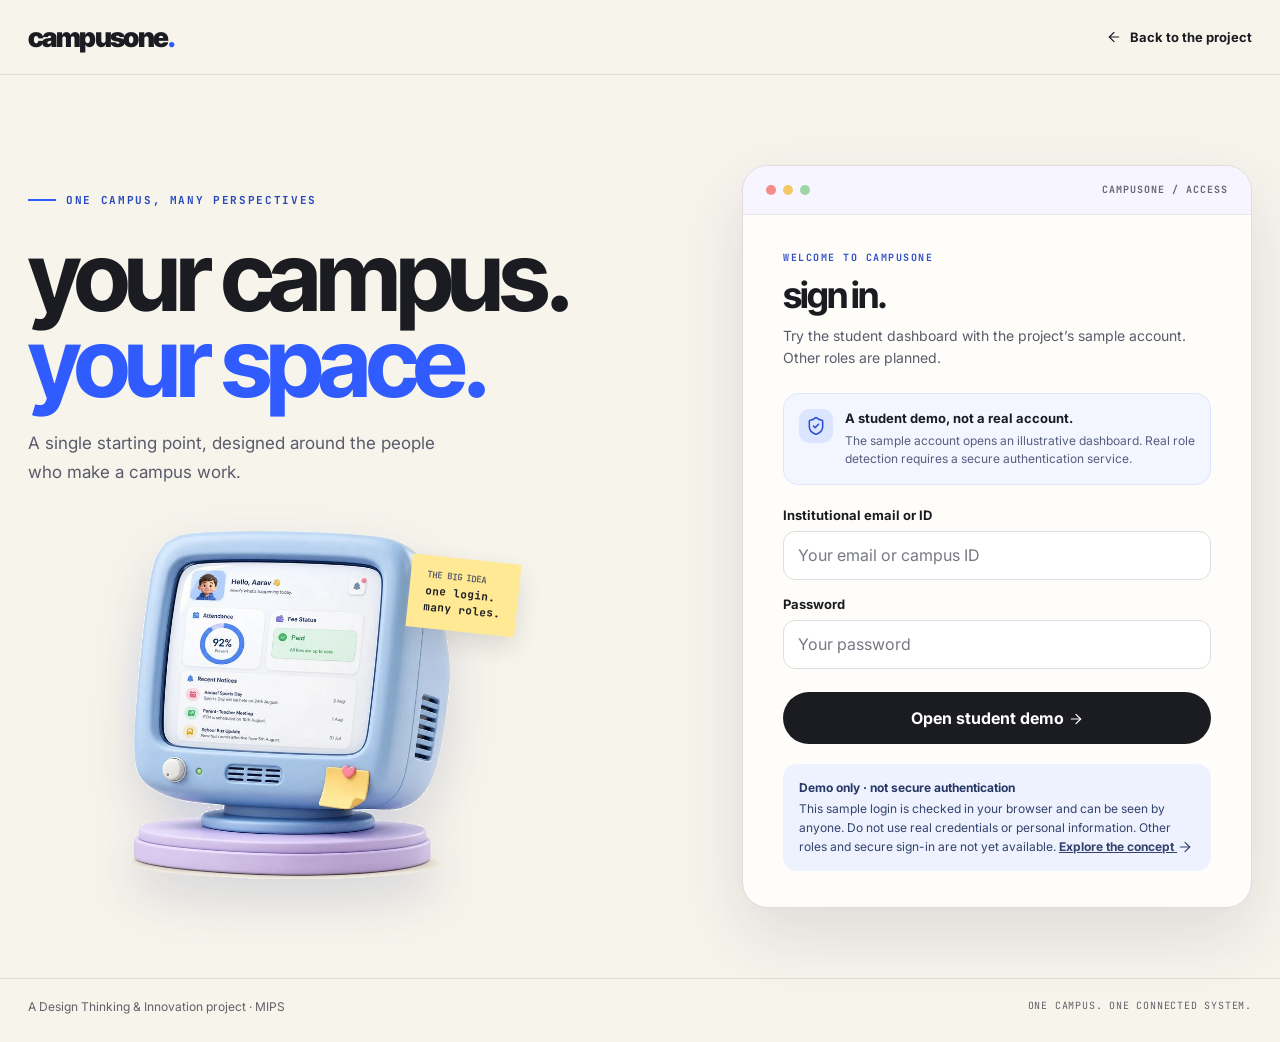
<file: student.html>
<!doctype html>
<html lang="en">
<head>
<meta charset="utf-8"><meta name="viewport" content="width=device-width,initial-scale=1,viewport-fit=cover"><meta name="robots" content="noindex,nofollow"><meta name="theme-color" content="#F7F4EC">
<title>Student dashboard — CampusOne</title>
<link rel="preconnect" href="https://fonts.googleapis.com"><link rel="preconnect" href="https://fonts.gstatic.com" crossorigin><link href="https://fonts.googleapis.com/css2?family=Inter:wght@400;500;600;700;800&family=Inter+Tight:wght@600;700;800;900&family=JetBrains+Mono:wght@500;700&display=swap" rel="stylesheet">
<link rel="stylesheet" href="assets/student-dashboard.css">
<link rel="stylesheet" href="assets/service-demo.css">
<script defer src="assets/student-dashboard.js"></script>
<script defer src="assets/service-demo.js"></script>
</head>
<body data-page="overview"><a class="skip" href="#main">Skip to dashboard</a>
<aside class="sidebar" aria-label="Dashboard navigation"><a class="logo" href="index.html">campusone<span>.</span></a><div class="side-label">Student workspace</div><nav class="side-nav"><a href="student-profile.html#profile" data-page-link="profile"><span class="nav-icon" aria-hidden="true"><svg class="ui-icon" viewBox="0 0 24 24" fill="none" stroke="currentColor" stroke-width="1.8" stroke-linecap="round" stroke-linejoin="round"><circle cx="12" cy="8" r="4"/><path d="M5 21v-2a7 7 0 0 1 14 0v2"/></svg></span>My profile</a><a href="student.html#overview" data-page-link="overview"><span class="nav-icon" aria-hidden="true"><svg class="ui-icon" xmlns="http://www.w3.org/2000/svg" viewBox="0 0 24 24" fill="none" stroke="currentColor" stroke-width="1.8" stroke-linecap="round" stroke-linejoin="round" aria-hidden="true" focusable="false"><rect width="7" height="9" x="3" y="3" rx="1" />
  <rect width="7" height="5" x="14" y="3" rx="1" />
  <rect width="7" height="9" x="14" y="12" rx="1" />
  <rect width="7" height="5" x="3" y="16" rx="1" /></svg></span>Overview</a><a href="student-leave.html#leave" data-page-link="leave"><span class="nav-icon" aria-hidden="true"><svg class="ui-icon" xmlns="http://www.w3.org/2000/svg" viewBox="0 0 24 24" fill="none" stroke="currentColor" stroke-width="1.8" stroke-linecap="round" stroke-linejoin="round" aria-hidden="true" focusable="false"><path d="M16 18h6" />
  <path d="M16 2v3" />
  <path d="M19 15v6" />
  <path d="M21 11.5V5a2 2 0 00-2-2H5a2 2 0 00-2 2v14a2 2 0 002 2h8.3" />
  <path d="M3 9h18" />
  <path d="M8 2v3" /></svg></span>Leave requests</a><a href="student-academics.html#academics" data-page-link="academics"><span class="nav-icon" aria-hidden="true"><svg class="ui-icon" xmlns="http://www.w3.org/2000/svg" viewBox="0 0 24 24" fill="none" stroke="currentColor" stroke-width="1.8" stroke-linecap="round" stroke-linejoin="round" aria-hidden="true" focusable="false"><path d="M12 5v16" />
  <path d="M20.001 19A2 2 0 0022 17V5a2 2 0 00-1.999-2L16 3.002A5 5 0 0012 5a5 5 0 00-4-2H4a2 2 0 00-2 2v12a2 2 0 001.999 2H8a5 5 0 014 2 5 5 0 014-2z" /></svg></span>Academics</a><a href="student-schedule.html#timetable" data-page-link="schedule"><span class="nav-icon" aria-hidden="true"><svg class="ui-icon" xmlns="http://www.w3.org/2000/svg" viewBox="0 0 24 24" fill="none" stroke="currentColor" stroke-width="1.8" stroke-linecap="round" stroke-linejoin="round" aria-hidden="true" focusable="false"><path d="M8 2v3" />
  <path d="M16 2v3" />
  <rect x="3" y="3" width="18" height="18" rx="2" />
  <path d="M3 9h18" />
  <path d="M8 13h.01" />
  <path d="M12 13h.01" />
  <path d="M16 13h.01" />
  <path d="M8 17h.01" />
  <path d="M12 17h.01" />
  <path d="M16 17h.01" /></svg></span>Timetable</a><a href="student-schedule.html#notices"><span class="nav-icon" aria-hidden="true"><svg class="ui-icon" xmlns="http://www.w3.org/2000/svg" viewBox="0 0 24 24" fill="none" stroke="currentColor" stroke-width="1.8" stroke-linecap="round" stroke-linejoin="round" aria-hidden="true" focusable="false"><path d="M10.268 21a2 2 0 0 0 3.464 0" />
  <path d="M3.262 15.326A1 1 0 0 0 4 17h16a1 1 0 0 0 .74-1.673C19.41 13.956 18 12.499 18 8A6 6 0 0 0 6 8c0 4.499-1.411 5.956-2.738 7.326" /></svg></span>Notice board</a><a href="student-resources.html#resources" data-page-link="resources"><span class="nav-icon" aria-hidden="true"><svg class="ui-icon" xmlns="http://www.w3.org/2000/svg" viewBox="0 0 24 24" fill="none" stroke="currentColor" stroke-width="1.8" stroke-linecap="round" stroke-linejoin="round" aria-hidden="true" focusable="false"><path d="m6 14 1.5-2.9A2 2 0 0 1 9.24 10H20a2 2 0 0 1 1.94 2.5l-1.54 6a2 2 0 0 1-1.95 1.5H4a2 2 0 0 1-2-2V5a2 2 0 0 1 2-2h3.9a2 2 0 0 1 1.69.9l.81 1.2a2 2 0 0 0 1.67.9H18a2 2 0 0 1 2 2v2" /></svg></span>Resources</a><a href="student-services.html#services" data-page-link="services"><span class="nav-icon" aria-hidden="true"><svg class="ui-icon" xmlns="http://www.w3.org/2000/svg" viewBox="0 0 24 24" fill="none" stroke="currentColor" stroke-width="1.8" stroke-linecap="round" stroke-linejoin="round" aria-hidden="true" focusable="false"><path d="M12 3v18" />
  <path d="M3 12h18" />
  <rect x="3" y="3" width="18" height="18" rx="2" /></svg></span>Campus services</a></nav><div class="sidebar-bottom"><strong>Made for your campus.</strong>A student concept for a more connected college experience.</div></aside>
<div class="app"><header class="topbar"><div class="top-left"><div><div class="top-title">Student dashboard <span style="color:#335cf6">.</span></div><div class="top-sub">Your campus, all in one place</div></div></div><div class="top-right"><span class="session">Session <strong>2026–27</strong></span><a class="profile profile-link" href="student-profile.html#profile" aria-label="View student profile"><span class="avatar">TT</span><span class="profile-name">Tanmay Tiwari</span></a><button class="logout" id="sign-out" type="button">Sign out <svg class="ui-icon" xmlns="http://www.w3.org/2000/svg" viewBox="0 0 24 24" fill="none" stroke="currentColor" stroke-width="1.8" stroke-linecap="round" stroke-linejoin="round" aria-hidden="true" focusable="false"><path d="m16 17 5-5-5-5" />
  <path d="M21 12H9" />
  <path d="M9 21H5a2 2 0 0 1-2-2V5a2 2 0 0 1 2-2h4" /></svg></button></div></header>
<nav class="mobile-nav" aria-label="Dashboard navigation"><a href="student.html#overview"><svg class="ui-icon" xmlns="http://www.w3.org/2000/svg" viewBox="0 0 24 24" fill="none" stroke="currentColor" stroke-width="1.8" stroke-linecap="round" stroke-linejoin="round" aria-hidden="true" focusable="false"><rect width="7" height="9" x="3" y="3" rx="1" />
  <rect width="7" height="5" x="14" y="3" rx="1" />
  <rect width="7" height="9" x="14" y="12" rx="1" />
  <rect width="7" height="5" x="3" y="16" rx="1" /></svg> Overview</a><a href="student-leave.html#leave"><svg class="ui-icon" xmlns="http://www.w3.org/2000/svg" viewBox="0 0 24 24" fill="none" stroke="currentColor" stroke-width="1.8" stroke-linecap="round" stroke-linejoin="round" aria-hidden="true" focusable="false"><path d="M16 18h6" />
  <path d="M16 2v3" />
  <path d="M19 15v6" />
  <path d="M21 11.5V5a2 2 0 00-2-2H5a2 2 0 00-2 2v14a2 2 0 002 2h8.3" />
  <path d="M3 9h18" />
  <path d="M8 2v3" /></svg> Leave</a><a href="student-academics.html#academics"><svg class="ui-icon" xmlns="http://www.w3.org/2000/svg" viewBox="0 0 24 24" fill="none" stroke="currentColor" stroke-width="1.8" stroke-linecap="round" stroke-linejoin="round" aria-hidden="true" focusable="false"><path d="M12 5v16" />
  <path d="M20.001 19A2 2 0 0022 17V5a2 2 0 00-1.999-2L16 3.002A5 5 0 0012 5a5 5 0 00-4-2H4a2 2 0 00-2 2v12a2 2 0 001.999 2H8a5 5 0 014 2 5 5 0 014-2z" /></svg> Academics</a><a href="student-schedule.html#timetable"><svg class="ui-icon" xmlns="http://www.w3.org/2000/svg" viewBox="0 0 24 24" fill="none" stroke="currentColor" stroke-width="1.8" stroke-linecap="round" stroke-linejoin="round" aria-hidden="true" focusable="false"><path d="M8 2v3" />
  <path d="M16 2v3" />
  <rect x="3" y="3" width="18" height="18" rx="2" />
  <path d="M3 9h18" />
  <path d="M8 13h.01" />
  <path d="M12 13h.01" />
  <path d="M16 13h.01" />
  <path d="M8 17h.01" />
  <path d="M12 17h.01" />
  <path d="M16 17h.01" /></svg> Timetable</a><a href="student-schedule.html#notices"><svg class="ui-icon" xmlns="http://www.w3.org/2000/svg" viewBox="0 0 24 24" fill="none" stroke="currentColor" stroke-width="1.8" stroke-linecap="round" stroke-linejoin="round" aria-hidden="true" focusable="false"><path d="M10.268 21a2 2 0 0 0 3.464 0" />
  <path d="M3.262 15.326A1 1 0 0 0 4 17h16a1 1 0 0 0 .74-1.673C19.41 13.956 18 12.499 18 8A6 6 0 0 0 6 8c0 4.499-1.411 5.956-2.738 7.326" /></svg> Notices</a><a href="student-resources.html#resources"><svg class="ui-icon" xmlns="http://www.w3.org/2000/svg" viewBox="0 0 24 24" fill="none" stroke="currentColor" stroke-width="1.8" stroke-linecap="round" stroke-linejoin="round" aria-hidden="true" focusable="false"><path d="m6 14 1.5-2.9A2 2 0 0 1 9.24 10H20a2 2 0 0 1 1.94 2.5l-1.54 6a2 2 0 0 1-1.95 1.5H4a2 2 0 0 1-2-2V5a2 2 0 0 1 2-2h3.9a2 2 0 0 1 1.69.9l.81 1.2a2 2 0 0 0 1.67.9H18a2 2 0 0 1 2 2v2" /></svg> Resources</a><a href="student-services.html#services"><svg class="ui-icon" xmlns="http://www.w3.org/2000/svg" viewBox="0 0 24 24" fill="none" stroke="currentColor" stroke-width="1.8" stroke-linecap="round" stroke-linejoin="round" aria-hidden="true" focusable="false"><path d="M12 3v18" />
  <path d="M3 12h18" />
  <rect x="3" y="3" width="18" height="18" rx="2" /></svg> Services</a></nav>
<main id="main"><div class="demo"><span aria-hidden="true"><svg class="ui-icon" xmlns="http://www.w3.org/2000/svg" viewBox="0 0 24 24" fill="none" stroke="currentColor" stroke-width="1.8" stroke-linecap="round" stroke-linejoin="round" aria-hidden="true" focusable="false"><circle cx="12" cy="12" r="10" />
  <path d="M12 16v-4" />
  <path d="M12 8h.01" /></svg></span><div><strong>Static project demo.</strong> This page illustrates your supplied ERP sample; it is not connected to a college system. The sign-in is not secure. Do not enter real credentials or sensitive information.</div></div>

<section class="welcome" id="overview"><div><span class="eyebrow">Your campus, connected</span><h1>hello, tanmay<span style="color:#335cf6">.</span></h1><p>Your academic snapshot, timetable, and campus services — all in one considered space.</p><div class="intro-meta"><span class="tag">B.Tech · AIML</span><span class="tag">Semester 1</span><span class="tag">AIML-1B-1</span></div></div><img src="assets/opt/role-student.webp" alt="" width="1000" height="1000"></section>
<div class="section-head"><div><h2>at a glance.</h2><p>Based on the supplied ERP snapshot · 2026–27</p></div></div>
<section class="stats" aria-label="Student overview"><article class="card stat"><div class="stat-top">Attendance <span class="stat-icon" aria-hidden="true"><svg class="ui-icon" xmlns="http://www.w3.org/2000/svg" viewBox="0 0 24 24" fill="none" stroke="currentColor" stroke-width="1.8" stroke-linecap="round" stroke-linejoin="round" aria-hidden="true" focusable="false"><path d="M8 2v3" />
  <path d="M16 2v3" />
  <rect x="3" y="3" width="18" height="18" rx="2" />
  <path d="M3 9h18" />
  <path d="m9 15 2 2 4-4" /></svg></span></div><strong>72%</strong><small>64 present · 25 absent · 89 lectures</small><div class="progress" role="img" aria-label="Attendance 72 percent"><span></span></div></article><article class="card stat"><div class="stat-top">My subjects <span class="stat-icon" aria-hidden="true"><svg class="ui-icon" xmlns="http://www.w3.org/2000/svg" viewBox="0 0 24 24" fill="none" stroke="currentColor" stroke-width="1.8" stroke-linecap="round" stroke-linejoin="round" aria-hidden="true" focusable="false"><path d="M12 5v16" />
  <path d="M20.001 19A2 2 0 0022 17V5a2 2 0 00-1.999-2L16 3.002A5 5 0 0012 5a5 5 0 00-4-2H4a2 2 0 00-2 2v12a2 2 0 001.999 2H8a5 5 0 014 2 5 5 0 014-2z" /></svg></span></div><strong>15</strong><small>Semester 1 · theory listing</small></article><article class="card stat"><div class="stat-top">Fee details <span class="stat-icon" aria-hidden="true"><svg class="ui-icon" xmlns="http://www.w3.org/2000/svg" viewBox="0 0 24 24" fill="none" stroke="currentColor" stroke-width="1.8" stroke-linecap="round" stroke-linejoin="round" aria-hidden="true" focusable="false"><path d="M3 11h3.75a2 2 0 0 1 1.6.8l.45.6a4 4 0 0 0 6.4 0l.45-.6a2 2 0 0 1 1.6-.8H21" />
  <path d="M3 7h18" />
  <rect x="3" y="3" width="18" height="18" rx="2" /></svg></span></div><strong>—</strong><small>Amount not provided in snapshot</small></article><article class="card stat"><div class="stat-top">No-dues status <span class="stat-icon" aria-hidden="true"><svg class="ui-icon" xmlns="http://www.w3.org/2000/svg" viewBox="0 0 24 24" fill="none" stroke="currentColor" stroke-width="1.8" stroke-linecap="round" stroke-linejoin="round" aria-hidden="true" focusable="false"><path d="M3.85 8.62a4 4 0 0 1 4.78-4.77 4 4 0 0 1 6.74 0 4 4 0 0 1 4.78 4.78 4 4 0 0 1 0 6.74 4 4 0 0 1-4.77 4.78 4 4 0 0 1-6.75 0 4 4 0 0 1-4.78-4.77 4 4 0 0 1 0-6.76Z" />
  <path d="m16 9-5.5 5.5L8 12" /></svg></span></div><strong>—</strong><small>No records in supplied snapshot</small></article></section>
<div class="section-head"><div><h2>your space.</h2><p>Student details and useful shortcuts</p></div></div>
<div class="columns"><section class="card panel" aria-labelledby="profile-h"><div class="panel-head"><div><h3 id="profile-h">student profile.</h3><p>Academic information</p></div><span class="chip">2026–27</span></div><div class="details"><div class="detail"><small>Name</small><strong>Tanmay Tiwari</strong></div><div class="detail"><small>Programme / branch</small><strong>B.Tech · AIML</strong></div><div class="detail"><small>Semester / section</small><strong>1 · AIML-1B-1</strong></div><div class="detail"><small>Registration code</small><strong>2026BT0683</strong></div><div class="detail"><small>Roll no. (URN)</small><strong>Not available</strong></div><div class="detail"><small>Last visit in snapshot</small><strong>14 Nov 2026 · 06:50 AM</strong></div></div></section>
<section class="card panel" aria-labelledby="quick-h"><div class="panel-head"><div><h3 id="quick-h">quick access.</h3><p>Find your way around</p></div></div><div class="actions"><a class="action" href="student-leave.html#leave"><span aria-hidden="true"><svg class="ui-icon" xmlns="http://www.w3.org/2000/svg" viewBox="0 0 24 24" fill="none" stroke="currentColor" stroke-width="1.8" stroke-linecap="round" stroke-linejoin="round" aria-hidden="true" focusable="false"><path d="M16 18h6" />
  <path d="M16 2v3" />
  <path d="M19 15v6" />
  <path d="M21 11.5V5a2 2 0 00-2-2H5a2 2 0 00-2 2v14a2 2 0 002 2h8.3" />
  <path d="M3 9h18" />
  <path d="M8 2v3" /></svg></span> Apply for leave</a><a class="action" href="student-academics.html#academics"><span aria-hidden="true"><svg class="ui-icon" xmlns="http://www.w3.org/2000/svg" viewBox="0 0 24 24" fill="none" stroke="currentColor" stroke-width="1.8" stroke-linecap="round" stroke-linejoin="round" aria-hidden="true" focusable="false"><rect width="8" height="4" x="8" y="2" rx="1" ry="1" />
  <path d="M16 4h2a2 2 0 0 1 2 2v14a2 2 0 0 1-2 2H6a2 2 0 0 1-2-2V6a2 2 0 0 1 2-2h2" />
  <path d="M12 11h4" />
  <path d="M12 16h4" />
  <path d="M8 11h.01" />
  <path d="M8 16h.01" /></svg></span> Assessment</a><a class="action" href="student-schedule.html#timetable"><span aria-hidden="true"><svg class="ui-icon" xmlns="http://www.w3.org/2000/svg" viewBox="0 0 24 24" fill="none" stroke="currentColor" stroke-width="1.8" stroke-linecap="round" stroke-linejoin="round" aria-hidden="true" focusable="false"><path d="M8 2v3" />
  <path d="M16 2v3" />
  <rect x="3" y="3" width="18" height="18" rx="2" />
  <path d="M3 9h18" />
  <path d="M8 13h.01" />
  <path d="M12 13h.01" />
  <path d="M16 13h.01" />
  <path d="M8 17h.01" />
  <path d="M12 17h.01" />
  <path d="M16 17h.01" /></svg></span> Timetable</a><a class="action" href="student-schedule.html#notices"><span aria-hidden="true"><svg class="ui-icon" xmlns="http://www.w3.org/2000/svg" viewBox="0 0 24 24" fill="none" stroke="currentColor" stroke-width="1.8" stroke-linecap="round" stroke-linejoin="round" aria-hidden="true" focusable="false"><path d="M10.268 21a2 2 0 0 0 3.464 0" />
  <path d="M3.262 15.326A1 1 0 0 0 4 17h16a1 1 0 0 0 .74-1.673C19.41 13.956 18 12.499 18 8A6 6 0 0 0 6 8c0 4.499-1.411 5.956-2.738 7.326" /></svg></span> Notices</a><a class="action" href="student-resources.html#resources"><span aria-hidden="true"><svg class="ui-icon" xmlns="http://www.w3.org/2000/svg" viewBox="0 0 24 24" fill="none" stroke="currentColor" stroke-width="1.8" stroke-linecap="round" stroke-linejoin="round" aria-hidden="true" focusable="false"><path d="m6 14 1.5-2.9A2 2 0 0 1 9.24 10H20a2 2 0 0 1 1.94 2.5l-1.54 6a2 2 0 0 1-1.95 1.5H4a2 2 0 0 1-2-2V5a2 2 0 0 1 2-2h3.9a2 2 0 0 1 1.69.9l.81 1.2a2 2 0 0 0 1.67.9H18a2 2 0 0 1 2 2v2" /></svg></span> Resources</a><a class="action" href="student-services.html#services"><span aria-hidden="true"><svg class="ui-icon" xmlns="http://www.w3.org/2000/svg" viewBox="0 0 24 24" fill="none" stroke="currentColor" stroke-width="1.8" stroke-linecap="round" stroke-linejoin="round" aria-hidden="true" focusable="false"><path d="M12 3v18" />
  <path d="M3 12h18" />
  <rect x="3" y="3" width="18" height="18" rx="2" /></svg></span> Campus services</a><a class="action" href="student-resources.html#tasks"><span aria-hidden="true"><svg class="ui-icon" viewBox="0 0 24 24" fill="none" stroke="currentColor" stroke-width="1.8" stroke-linecap="round" stroke-linejoin="round"><rect x="4" y="4" width="16" height="16" rx="3"/><path d="m8 12 3 3 5-6"/></svg></span> My to-do list</a><a class="action" href="student-resources.html#calendar"><span aria-hidden="true"><svg class="ui-icon" xmlns="http://www.w3.org/2000/svg" viewBox="0 0 24 24" fill="none" stroke="currentColor" stroke-width="1.8" stroke-linecap="round" stroke-linejoin="round" aria-hidden="true" focusable="false"><rect x="3" y="3" width="18" height="18" rx="2" />
  <path d="M16 2v3" />
  <path d="M3 9h18" />
  <path d="M8 2v3" />
  <path d="M17 13h-6" />
  <path d="M13 17H7" />
  <path d="M7 13h.01" />
  <path d="M17 17h.01" /></svg></span> Calendar</a></div></section></div>








<footer class="foot">CampusOne · A Design Thinking &amp; Innovation project · Sample data, not a live ERP</footer></main></div>
<nav class="app-dock" aria-label="Student quick navigation"><a href="student.html#overview" data-page-link="overview"><svg viewBox="0 0 24 24" fill="none" stroke="currentColor" stroke-width="1.8" stroke-linecap="round" stroke-linejoin="round" aria-hidden="true" focusable="false"><path d="m3 10 9-7 9 7v10a1 1 0 0 1-1 1h-5v-7H9v7H4a1 1 0 0 1-1-1z"/></svg><span>Home</span></a><a href="student-schedule.html#timetable" data-page-link="schedule"><svg viewBox="0 0 24 24" fill="none" stroke="currentColor" stroke-width="1.8" stroke-linecap="round" stroke-linejoin="round" aria-hidden="true" focusable="false"><rect x="3" y="5" width="18" height="16" rx="2"/><path d="M16 3v4M8 3v4M3 10h18M8 14h.01M12 14h.01M16 14h.01M8 18h.01M12 18h.01"/></svg><span>Schedule</span></a><a href="student-leave.html#leave" data-page-link="leave"><svg viewBox="0 0 24 24" fill="none" stroke="currentColor" stroke-width="1.8" stroke-linecap="round" stroke-linejoin="round" aria-hidden="true" focusable="false"><path d="M12 22h7a2 2 0 0 0 2-2V7l-5-5H5a2 2 0 0 0-2 2v16a2 2 0 0 0 2 2h3"/><path d="M14 2v6h6M8 16h8M12 12v8"/></svg><span>Leave</span></a><a href="student-services.html#services" data-page-link="services"><svg viewBox="0 0 24 24" fill="none" stroke="currentColor" stroke-width="1.8" stroke-linecap="round" stroke-linejoin="round" aria-hidden="true" focusable="false"><rect x="3" y="3" width="7" height="7" rx="1"/><rect x="14" y="3" width="7" height="7" rx="1"/><rect x="3" y="14" width="7" height="7" rx="1"/><rect x="14" y="14" width="7" height="7" rx="1"/></svg><span>Services</span></a><a href="student-profile.html#profile" data-page-link="profile"><svg viewBox="0 0 24 24" fill="none" stroke="currentColor" stroke-width="1.8" stroke-linecap="round" stroke-linejoin="round" aria-hidden="true" focusable="false"><circle cx="12" cy="8" r="4"/><path d="M5 21v-2a7 7 0 0 1 14 0v2"/></svg><span>Profile</span></a></nav>

</body></html>
</file>
<file: assets/student-dashboard.css>
:root{--ink:#20202b;--muted:#686b7b;--blue:#335cf6;--cream:#f7f5f0;--line:#e9e8e5;--lav:#efedff}*{box-sizing:border-box}html{scroll-behavior:smooth}body{margin:0;background:var(--cream);color:var(--ink);font-family:Inter,system-ui,sans-serif;font-size:14px}button,input,select{font:inherit}button,a{touch-action:manipulation}a{color:inherit;text-decoration:none}a:focus-visible,button:focus-visible,input:focus-visible,select:focus-visible{outline:3px solid #335cf6;outline-offset:3px}.skip{position:absolute;top:0;left:-9999px;z-index:100;background:#222;color:white;padding:12px}.skip:focus{left:12px}.sidebar{position:fixed;inset:0 auto 0 0;width:230px;background:#fff;border-right:1px solid var(--line);padding:28px 18px;display:flex;flex-direction:column;z-index:5}.logo{font:900 26px 'Inter Tight',sans-serif;letter-spacing:-.06em;padding:0 12px}.logo span{color:var(--blue)}.side-label,.eyebrow{font:700 10px 'JetBrains Mono',monospace;letter-spacing:.12em;text-transform:uppercase;color:#777b8b}.side-label{margin:43px 12px 12px}.side-nav{display:grid;gap:5px}.side-nav a{padding:12px 13px;border-radius:11px;font-weight:600;color:#6b6d7b;display:flex;align-items:center;gap:12px}.side-nav a:hover,.side-nav a.active{background:#edf0ff;color:#2d54e9}.nav-icon{width:20px;text-align:center;font-size:16px}.sidebar-bottom{margin-top:auto;background:#f3f2ff;border-radius:16px;padding:16px;font-size:12px;color:#5b5c78;line-height:1.6}.sidebar-bottom strong{color:#373a65;display:block}.app{margin-left:230px}.topbar{height:76px;background:rgba(255,255,255,.88);border-bottom:1px solid var(--line);display:flex;align-items:center;justify-content:space-between;gap:20px;padding:0 36px;position:sticky;top:0;z-index:4;backdrop-filter:blur(14px)}.top-left{display:flex;align-items:center;gap:12px}.top-title{font-weight:800;font-size:16px}.top-sub{font-size:11px;color:var(--muted);margin-top:3px}.top-right{display:flex;gap:14px;align-items:center}.session{color:#696d7d;font-size:12px}.profile{display:flex;gap:9px;align-items:center;font-size:12px;font-weight:700}.avatar{display:grid;place-items:center;width:36px;height:36px;border-radius:12px;background:#dfe6ff;color:#3356db;font-weight:800}.logout{border:1px solid #dedee5;background:white;border-radius:10px;padding:9px 12px;cursor:pointer;font-size:12px;font-weight:700}.logout:hover{border-color:var(--blue);color:var(--blue)}main{padding:30px 36px 80px;max-width:1600px;margin:auto}.demo{display:flex;gap:10px;background:#fff9e9;border:1px solid #f0e3bd;border-radius:12px;color:#765c21;padding:12px 15px;font-size:12px;line-height:1.5;margin-bottom:24px}.demo strong{color:#5e4c20}.welcome{display:grid;grid-template-columns:1fr 225px;align-items:center;gap:15px;min-height:220px;background:linear-gradient(110deg,#dce6ff,#eef0ff 62%,#f3eaff);border-radius:24px;padding:30px 38px;overflow:hidden;position:relative}.welcome:after{content:'';position:absolute;width:300px;height:300px;border:1px solid #fff9;border-radius:50%;right:0;top:-80px;pointer-events:none}.welcome h1{font:900 clamp(36px,4.1vw,58px)/1 'Inter Tight',sans-serif;letter-spacing:-.05em;margin:14px 0 10px}.welcome p{max-width:500px;line-height:1.6;color:#5d6480;margin:0}.welcome img{width:100%;height:190px;object-fit:contain;position:relative;z-index:1;filter:drop-shadow(0 15px 20px #384b9526)}.intro-meta{display:flex;flex-wrap:wrap;gap:8px;margin-top:20px}.tag{display:inline-block;background:#fff9;padding:7px 10px;border-radius:8px;font-size:11px;font-weight:700;color:#4e5876}.section-head{display:flex;align-items:end;justify-content:space-between;gap:12px;margin:34px 0 15px;scroll-margin-top:94px}.section-head h2{font:800 24px 'Inter Tight',sans-serif;letter-spacing:-.035em;margin:0}.section-head p{color:var(--muted);font-size:12px;margin:5px 0 0}.section-head a{font-size:12px;color:var(--blue);font-weight:700}.stats{display:grid;grid-template-columns:repeat(4,minmax(0,1fr));gap:15px}.card{background:#fff;border:1px solid #ededea;border-radius:18px;box-shadow:0 7px 24px #25243c08}.stat{padding:20px}.stat-top{display:flex;align-items:center;justify-content:space-between;color:#6a6d7c;font-size:12px;font-weight:600}.stat-icon{width:34px;height:34px;display:grid;place-items:center;border-radius:11px;background:#f0efff;color:#425be3;font-size:16px}.stat strong{display:block;font:800 29px 'Inter Tight',sans-serif;letter-spacing:-.04em;margin-top:15px}.stat small{display:block;color:#858795;font-size:11px;margin-top:5px}.progress{height:6px;border-radius:99px;background:#ecedf4;margin-top:14px;overflow:hidden}.progress span{display:block;width:72%;height:100%;background:#5575ff;border-radius:inherit}.columns{display:grid;grid-template-columns:minmax(0,1.55fr) minmax(0,1fr);gap:18px}.panel{padding:23px;min-width:0}.panel-head{display:flex;align-items:flex-start;justify-content:space-between;gap:12px;margin-bottom:20px}.panel-head h3{font:800 19px 'Inter Tight',sans-serif;letter-spacing:-.025em;margin:0}.panel-head p{font-size:12px;color:var(--muted);margin:5px 0 0}.link{font-size:12px;color:var(--blue);font-weight:700}.details{display:grid;grid-template-columns:1fr 1fr;gap:20px}.detail small{display:block;color:#9294a2;font-size:11px;margin-bottom:6px}.detail strong{font-size:13px}.actions{display:grid;grid-template-columns:repeat(2,1fr);gap:10px}.action{display:flex;align-items:center;gap:10px;background:#f8f8fb;border-radius:12px;padding:13px;font-size:12px;font-weight:700}.action:hover{background:#edf0ff;color:#335cf6}.action span{font-size:17px;color:#5369da}.table-wrap{overflow-x:auto}table{border-collapse:collapse;width:100%;font-size:12px}th{text-align:left;color:#8a8d99;font-size:10px;text-transform:uppercase;letter-spacing:.07em;font-weight:700;white-space:nowrap}th,td{padding:14px 10px;border-bottom:1px solid #f0f0ef;vertical-align:middle}td:first-child,th:first-child{padding-left:0}td:last-child,th:last-child{padding-right:0}tr:last-child td{border-bottom:0}.subject-name{font-weight:700;min-width:230px;line-height:1.4}.subject-code{display:block;color:#9092a0;font-size:10px;margin-top:4px}.chip{display:inline-block;padding:5px 8px;background:#edf1ff;color:#3d58be;border-radius:7px;font-size:10px;font-weight:700;white-space:nowrap}.chip.pending{background:#fff7e4;color:#8b681a}.toolbar{display:flex;gap:10px;align-items:center;flex-wrap:wrap}.search,.select{border:1px solid #e5e5e9;background:#fafafa;border-radius:10px;padding:10px 12px;color:#414556;font-size:12px}.search{width:min(220px,100%)}.empty{padding:20px 0;color:var(--muted);font-size:13px}.schedule-layout{display:grid;grid-template-columns:minmax(0,1.3fr) minmax(0,.7fr);gap:18px}.days{display:flex;gap:6px;flex-wrap:wrap;margin-bottom:18px}.day{border:1px solid #e9eaf0;border-radius:9px;background:#fff;padding:8px 12px;font-weight:700;color:#757786;font-size:11px;cursor:pointer}.day[aria-pressed=true]{background:#345cf5;color:#fff;border-color:#345cf5}.lesson{display:grid;grid-template-columns:90px 1fr;gap:12px;padding:13px 0;border-bottom:1px solid #f0f0ef}.lesson:last-child{border:0}.time{font:500 10px/1.5 'JetBrains Mono',monospace;color:#858998}.lesson strong{display:block;font-size:12px;line-height:1.4}.lesson small{display:block;font-size:11px;color:#858998;margin-top:4px}.notice-item{padding:13px 0;border-bottom:1px solid #f0f0ef}.notice-item:last-child{border:0}.notice-item strong{font-size:12px;line-height:1.5;display:block}.notice-meta{font-size:10px;color:#898c9b;margin-top:6px}.catalog{display:grid;grid-template-columns:repeat(4,1fr);gap:12px}.catalog-item{padding:18px}.catalog-item strong{font-size:13px}.catalog-item p{font-size:12px;line-height:1.5;color:#80828e;margin:8px 0 12px}.catalog-item span{font-size:10px;color:#73778b;background:#f1f2f6;padding:5px 8px;border-radius:7px}.foot{padding:25px 0;color:#9294a2;font-size:11px}.mobile-nav{display:none}.count{font-size:11px;color:#888b98}.muted{color:#858795}.list{display:grid;gap:10px}.list-item{background:#f8f8fb;border-radius:11px;padding:12px;font-size:12px;line-height:1.5}.list-item small{display:block;color:#888b98;margin-top:4px}@media(max-width:1100px){.stats,.catalog{grid-template-columns:repeat(2,1fr)}.columns,.schedule-layout{grid-template-columns:1fr}.sidebar{width:200px}.app{margin-left:200px}}@media(max-width:760px){.sidebar{display:none}.app{margin:0}.topbar{height:64px;padding:0 18px}.top-title{font-size:14px}.top-sub,.session,.profile-name{display:none}.mobile-nav{display:flex;overflow-x:auto;gap:8px;padding:12px 18px;background:#fff;border-bottom:1px solid var(--line)}.mobile-nav a{flex:none;padding:8px 12px;background:#f4f5fa;border-radius:9px;font-size:11px;font-weight:700}.mobile-nav a:first-child{background:#edf0ff;color:#335cf6}main{padding:20px 16px 55px}.welcome{grid-template-columns:1fr 120px;padding:24px;min-height:170px}.welcome img{height:130px}.welcome h1{font-size:36px}.welcome p{font-size:12px}.stats{gap:10px}.stat{padding:15px}.stat strong{font-size:24px}.panel{padding:18px}.section-head{margin-top:28px}}@media(max-width:440px){.welcome{grid-template-columns:1fr}.welcome img{display:none}.stats,.catalog{grid-template-columns:1fr 1fr}.details{gap:16px}.profile{display:none}.lesson{grid-template-columns:75px 1fr}}

/* Refined dashboard and local leave demo */
body{background:#f5f6fa} .sidebar{background:#fcfcff;border-color:#e8eaf2}.topbar{background:rgba(252,252,255,.9)}
.welcome{background:radial-gradient(circle at 78% 35%,#f7f4ff,transparent 34%),linear-gradient(115deg,#dce7ff,#ebe7ff);box-shadow:0 18px 45px rgba(70,83,165,.09)}
.card{border-color:#e8eaf2;box-shadow:0 10px 32px rgba(42,49,93,.045)}.stat-icon{background:#eaefff}.stat{transition:transform .2s ease,box-shadow .2s ease}.stat:hover{transform:translateY(-3px);box-shadow:0 14px 36px rgba(42,49,93,.1)}
.action{transition:background .2s ease,transform .2s ease}.action:hover{transform:translateY(-2px)}.catalog-link{font-size:11px;color:#294fcf;font-weight:700}.catalog-link:hover{text-decoration:underline}
.leave-layout{display:grid;grid-template-columns:minmax(0,1.25fr) minmax(280px,.75fr);gap:18px;scroll-margin-top:94px}.leave-form-card{background:linear-gradient(155deg,#fff 60%,#f9faff)}.leave-icon{display:grid;place-items:center;background:#e9eeff;color:#345cf5;width:42px;height:42px;border-radius:14px;font-size:23px}.leave-note{background:#f2f5ff;border:1px solid #e0e7ff;color:#4d5a7b;border-radius:13px;padding:13px 15px;font-size:12px;line-height:1.55;margin-bottom:20px}.leave-note strong{display:block;color:#30447d;margin-bottom:3px}.form-grid{display:grid;grid-template-columns:repeat(3,minmax(0,1fr));gap:12px}.form-field{display:flex;flex-direction:column;gap:7px;margin-bottom:15px;min-width:0}.form-field label{font-size:12px;font-weight:700;color:#383d50}.optional{font-weight:400;color:#7b7f8e}.form-field input,.form-field select,.form-field textarea{width:100%;min-width:0;border:1px solid #dce0ea;border-radius:11px;background:#fff;color:#20202b;padding:11px 12px;font:inherit;font-size:13px}.form-field textarea{resize:vertical}.form-field small{font-size:11px;color:#777c8d;line-height:1.5}.form-field :focus-visible{outline:3px solid #335cf6;outline-offset:2px}.primary-action{border:0;background:#273fd2;color:#fff;font-weight:700;font-size:13px;padding:13px 18px;border-radius:11px;cursor:pointer}.primary-action:hover{background:#1b2ea5}.primary-action span{padding-left:12px}.leave-message{font-size:12px;line-height:1.5;margin:0 0 12px;color:#a12d32}.leave-message:empty{display:none}.leave-message.success{color:#236b48}.leave-empty{padding:32px 10px;text-align:center;color:#72798d;line-height:1.6;font-size:13px}.leave-empty strong{display:block;color:#454c62;font-size:14px}.leave-entry{padding:14px 0;border-bottom:1px solid #eceef3}.leave-entry:last-child{border:0}.leave-entry-top{display:flex;justify-content:space-between;gap:12px;align-items:flex-start}.leave-entry strong{font-size:13px}.leave-entry p{color:#676d80;font-size:12px;line-height:1.5;margin:7px 0;overflow-wrap:anywhere;white-space:pre-wrap}.leave-entry small{display:block;color:#7b8192;font-size:11px}.leave-remove{border:0;background:transparent;color:#a33c47;font-size:11px;font-weight:700;padding:7px 0;cursor:pointer}.leave-remove:hover{text-decoration:underline}@media(max-width:1100px){.leave-layout{grid-template-columns:1fr}}@media(max-width:600px){.form-grid{grid-template-columns:1fr 1fr}.form-grid .form-field:first-child{grid-column:1/-1}}@media(prefers-reduced-motion:reduce){html{scroll-behavior:auto}.stat,.action{transition:none}.stat:hover,.action:hover{transform:none}}


/* Lucide icons: consistent, locally embedded and decorative */
.ui-icon{width:20px;height:20px;flex:none;vertical-align:middle;display:inline-block}
.nav-icon{display:inline-flex;align-items:center;justify-content:center}.nav-icon .ui-icon,.action .ui-icon,.stat-icon .ui-icon{width:19px;height:19px}.logout .ui-icon,.primary-action .ui-icon,.section-head .ui-icon,.catalog-link .ui-icon{width:15px;height:15px}.logout{display:inline-flex;align-items:center;gap:6px}.demo .ui-icon{width:18px;height:18px}
.catalog-icon{width:38px;height:38px;display:grid;place-items:center;background:#eef1ff;color:#385bd2;border-radius:12px;margin-bottom:13px}.catalog-icon .ui-icon{width:19px;height:19px}.mobile-nav .ui-icon{width:15px;height:15px;margin-right:4px}.mobile-nav a{display:inline-flex;align-items:center}

/* Responsive timetable */
.timetable-panel{padding:26px;overflow:hidden}.timetable-heading{display:flex;justify-content:space-between;align-items:start;gap:16px}.timetable-kicker{font:700 10px 'JetBrains Mono',monospace;letter-spacing:.13em;color:#4962cf}.timetable-heading h3{font:800 26px/1 'Inter Tight',sans-serif;letter-spacing:-.04em;margin:9px 0}.timetable-heading h3 span{color:#335cf6}.timetable-heading p{font-size:12px;color:#71778a;margin:0}.timetable-section{font:700 9px/1.6 'JetBrains Mono',monospace;letter-spacing:.09em;color:#7d8295;text-align:right;white-space:nowrap}.timetable-section strong{display:block;color:#334da6;font:700 11px Inter,system-ui,sans-serif;letter-spacing:0}.timetable-days{display:grid;grid-template-columns:repeat(6,minmax(0,1fr));gap:6px;margin:24px 0 22px;padding:5px;background:#f4f5fa;border-radius:13px}.timetable-days .day{border:0;background:transparent;border-radius:9px;color:#6d7385;padding:10px 4px;min-width:0;font-size:12px;transition:background .2s,color .2s,box-shadow .2s}.timetable-days .day:hover{background:#e8edff;color:#3151c9}.timetable-days .day[aria-pressed=true]{background:#fff;color:#3151d9;box-shadow:0 3px 12px #394c9820}.schedule-summary{display:flex;justify-content:space-between;align-items:center;gap:10px;margin-bottom:14px}.schedule-summary h4{font:800 17px 'Inter Tight',sans-serif;margin:0}.schedule-summary span{color:#777f92;font-size:11px}.timetable-list{display:grid;gap:9px}.schedule-card{display:grid;grid-template-columns:128px minmax(0,1fr);align-items:start;gap:15px;background:#fafbfe;border:1px solid #eff1f7;border-left:3px solid #7891fb;border-radius:12px;padding:14px}.schedule-card.type-lab{border-left-color:#a084ea;background:#fbfaff}.schedule-card.type-tutorial{border-left-color:#5ab39e;background:#f8fcfb}.schedule-card.schedule-break{border-left-color:#d5d9e3;background:#f9fafb}.schedule-time{display:flex;flex-direction:column;gap:5px;color:#59657b;font:700 10px/1.5 'JetBrains Mono',monospace}.schedule-time-label,.meta-label{font:700 9px 'JetBrains Mono',monospace;letter-spacing:.08em;color:#939aab}.schedule-detail{min-width:0}.schedule-card-top{display:flex;justify-content:space-between;align-items:start;gap:8px}.schedule-card-top strong{font-size:13px;line-height:1.45;overflow-wrap:anywhere}.schedule-kind{flex:none;border-radius:7px;background:#eaf0ff;color:#3856bf;padding:5px 7px;font-size:10px;font-weight:700}.type-lab .schedule-kind{background:#f0eafe;color:#7654b5}.type-tutorial .schedule-kind{background:#e5f6f0;color:#317c6b}.schedule-break .schedule-kind{background:#eef0f4;color:#6e7484}.schedule-meta{display:flex;flex-wrap:wrap;gap:8px 16px;margin-top:10px;color:#626c80;font-size:11px;line-height:1.5}.schedule-meta span{overflow-wrap:anywhere}.meta-label{margin-right:3px}.schedule-break-note{font-size:11px;color:#8a91a0;margin:7px 0 0}.timetable-footnote{margin:16px 0 0;color:#8a91a0;font-size:11px;line-height:1.5}@media(max-width:760px){.timetable-panel{padding:20px}.timetable-days{gap:3px}.timetable-days .day{padding:10px 2px;font-size:11px}.schedule-card{grid-template-columns:1fr;gap:9px;padding:13px}.schedule-time{flex-direction:row;align-items:center;gap:8px}.schedule-card-top strong{font-size:13px}.schedule-meta{gap:7px 12px}}@media(max-width:360px){.timetable-heading{flex-direction:column}.timetable-section{text-align:left}.schedule-card-top{flex-wrap:wrap}.timetable-days .day{font-size:10px}}
@media(prefers-reduced-motion:reduce){.timetable-days .day{transition:none}}


/* Editorial, portfolio-inspired dashboard; CampusOne palette retained. */
body{background:#f7f4ec;color:#1b1b22}
.sidebar{background:#fffdf7;border-right:1px solid #dcd9d0;padding-top:30px}
.logo{font-size:25px;letter-spacing:-.055em}
.side-label{color:#686b7b;letter-spacing:.16em;margin-top:46px}
.side-nav{gap:2px}.side-nav a{border-radius:6px;padding:11px 13px;font-size:13px}
.side-nav a.active{background:#efefff;box-shadow:inset 2px 0 #2f5bff}.side-nav a:hover{background:#efefff}
.sidebar-bottom{border:1px solid #e4e0ee;background:#efebff;border-radius:8px}
.topbar{background:rgba(247,244,236,.94);border-bottom:1px solid #ddd9d0;box-shadow:none}
.top-title{font-family:'Inter Tight',sans-serif;font-size:17px;letter-spacing:-.025em}.top-sub{font-family:'JetBrains Mono',monospace;font-size:10px}
.avatar{border-radius:6px;background:#dfe6ff}.logout{border-radius:6px;border-color:#d4d4df}
main{max-width:1440px;padding-top:35px}.demo{border-radius:6px;box-shadow:none}
.welcome{background:#fffdf7;border:1px solid #e2ded4;border-top:3px solid #2f5bff;border-radius:4px;box-shadow:none;min-height:210px;padding:30px 34px}
.welcome:after{display:none}.welcome h1{font-size:clamp(34px,3.7vw,54px);letter-spacing:-.045em}.welcome p{color:#5b5b68}.welcome img{height:170px;filter:none}.tag{background:#efebff;border:1px solid #e2dff4;border-radius:4px;color:#4d5280}
.section-head{border-bottom:1px solid #dcd9d0;padding-bottom:13px;margin-top:42px}.section-head h2{font-size:24px}.section-head p{font-family:'JetBrains Mono',monospace;font-size:10px;line-height:1.6;color:#686b7b}.section-head a{font-size:12px}
.card{border:1px solid #e3e0d7;border-radius:6px;box-shadow:none;background:#fffdf7}.stat{position:relative}.stat:hover{box-shadow:none;transform:translateY(-2px);border-color:#aebfff}.stat-icon,.catalog-icon{border-radius:6px;background:#efebff;color:#2f5bff}.stat strong{font-size:32px}.progress{border-radius:2px;background:#efebff}.progress span{border-radius:2px;background:#2f5bff}
.panel{padding:24px}.panel-head{border-bottom:1px solid #efede6;padding-bottom:16px}.panel-head h3{font-size:20px}.detail small,.count,.foot{font-family:'JetBrains Mono',monospace;font-size:10px}.actions{gap:8px}.action{background:#f7f4ec;border:1px solid #ece8dc;border-radius:5px}.action:hover{transform:none;background:#efebff;border-color:#cfd7ff}
.chip,.catalog-item span{border-radius:4px;background:#efebff;color:#3551af}.table-wrap th{font-family:'JetBrains Mono',monospace;letter-spacing:.08em}.table-wrap td{border-color:#efede6}.subject-code{font-family:'JetBrains Mono',monospace}
.search,.select,.form-field input,.form-field select,.form-field textarea{border-radius:5px;background:#fffdf7}.leave-layout .card{border-radius:6px}.leave-form-card{background:#fffdf7}.leave-note,.leave-entry,.service-row{border-radius:5px}.primary-action{background:#2f5bff;border-radius:5px}.leave-icon{border-radius:6px}
.timetable-panel{background:#fffdf7}.timetable-days{background:#f7f4ec;border:1px solid #ebe7dc;border-radius:5px}.timetable-days .day{border-radius:4px}.timetable-days .day[aria-pressed=true]{box-shadow:inset 0 -2px #2f5bff;color:#2f5bff}.schedule-card{border-radius:4px;background:#fffdf7;border-color:#efede6;border-left-color:#8fa6ff}.schedule-card.type-lab{background:#fffdf7;border-left-color:#b2a4eb}.schedule-card.type-tutorial{background:#fffdf7;border-left-color:#8fa6ff}.schedule-card.schedule-break{background:#f7f4ec}.schedule-kind{border-radius:4px}
.notice-item,.lesson{border-color:#efede6}.list-item{border-radius:4px;border:1px solid #efede6;background:#f7f4ec}.catalog-item{transition:border-color .2s ease,background .2s ease}.catalog-item:hover{border-color:#b8c7ff;background:#fff}.catalog-item p{color:#686b7b}.service-workspace-header{background:#efebff}.service-row,.service-hint{border-radius:5px}
.mobile-nav{background:#fffdf7;border-color:#e3e0d7}.mobile-nav a{border-radius:5px;background:#f7f4ec}.mobile-nav a:first-child{background:#efebff}
@media(max-width:760px){main{padding:20px 16px 55px}.welcome{padding:25px 23px}.welcome h1{font-size:36px}.section-head{margin-top:32px}.panel{padding:18px}.timetable-panel{padding:18px}}
@media(prefers-reduced-motion:reduce){.catalog-item{transition:none}.stat:hover{transform:none}}


/* Compact app-style navigation, only on mobile browsers. */
.app-dock{display:none}
@media(max-width:760px){.app-dock{position:fixed;z-index:90;bottom:0;left:0;right:0;display:flex;align-items:stretch;justify-content:space-around;gap:2px;padding:8px max(10px,env(safe-area-inset-left)) calc(8px + env(safe-area-inset-bottom)) max(10px,env(safe-area-inset-right));background:rgba(255,253,247,.97);border-top:1px solid #dedbd2;box-shadow:0 -8px 25px rgba(35,40,72,.07);backdrop-filter:blur(16px)}.app-dock a{min-width:0;min-height:48px;flex:1;display:flex;flex-direction:column;align-items:center;justify-content:center;gap:4px;color:#60687b;text-decoration:none;font:600 10px/1.1 Inter,system-ui,sans-serif;border-radius:9px}.app-dock a:hover,.app-dock a[aria-current="location"]{color:#2f5bff;background:#eef1ff}.app-dock svg{display:block;width:20px;height:20px;flex:none}.app-dock a:focus-visible{outline:3px solid #2f5bff;outline-offset:-3px}body{padding-bottom:calc(76px + env(safe-area-inset-bottom))}}

@media(max-width:760px){.mobile-nav{display:none}.topbar{height:62px;padding-left:16px;padding-right:16px}.logout{min-height:44px}main{padding-top:16px}.demo{font-size:12px;line-height:1.5}.section-head,.schedule-layout,.leave-layout,#calendar,#services,#leave,#academics,#timetable,#overview{scroll-margin-top:78px}.welcome{min-height:0}.tag{font-size:10px}.stats{gap:10px}.stat{min-height:130px}.actions .action{min-height:48px}.search,.select,.form-field input,.form-field select,.form-field textarea,.service-form input,.service-form select,.service-form textarea{font-size:16px}.primary-action,.service-form button:not(.service-example){min-height:48px}.service-workspace{scroll-margin-top:78px}.service-content{min-width:0}.table-wrap{max-width:100%;-webkit-overflow-scrolling:touch;overscroll-behavior-x:contain}.table-wrap::after{content:"";display:block;height:1px}.day{min-height:44px}.catalog-item{min-width:0}.catalog-item strong{line-height:1.35}.service-open{min-height:44px}.section-head{align-items:flex-start}.section-head a{min-height:44px;display:inline-flex;align-items:center}.schedule-card-top{min-width:0}}
@media(max-width:360px){.stats,.catalog{grid-template-columns:1fr 1fr}.stat{padding:12px}.stat-top{font-size:11px}.stat strong{font-size:23px}.stat small{line-height:1.4}.catalog-item{padding:14px}.form-grid{grid-template-columns:1fr}.form-grid .form-field:first-child{grid-column:auto}}


.profile-hero{display:flex;gap:22px;align-items:center;background:linear-gradient(120deg,#e9eeff,#f2edff);border:1px solid #e3e0ee;border-radius:8px;padding:30px;margin:24px 0}.profile-avatar{display:grid;place-items:center;width:80px;height:80px;flex:none;border-radius:22px;background:#d8e3ff;color:#3158dc;font:800 26px Inter,sans-serif}.profile-hero h1{font:800 clamp(30px,4vw,44px)/1 'Inter Tight',sans-serif;letter-spacing:-.04em;margin:8px 0}.profile-hero p{color:#616b80;font-size:13px;line-height:1.5;margin:0}.profile-page .details{grid-template-columns:repeat(2,minmax(0,1fr))}.profile-note{margin-top:18px;color:#686b7b;line-height:1.6;font-size:12px}.profile-action{display:inline-flex;align-items:center;min-height:44px;color:#2f5bff;font-weight:700;font-size:12px}.profile-link{text-decoration:none;color:inherit}@media(max-width:480px){.profile-hero{padding:22px 18px;gap:15px}.profile-avatar{width:62px;height:62px;border-radius:16px;font-size:21px}.profile-page .details{grid-template-columns:1fr 1fr}}

/* Profile-photo controls */
.profile-avatar,.profile .avatar{overflow:hidden}.profile-avatar img,.profile .avatar img{display:block;width:100%;height:100%;object-fit:cover}.photo-settings{margin:0 0 18px}.photo-description,.photo-help{font-size:12px;line-height:1.6;color:#686b7b;margin:0 0 12px}.photo-actions{display:flex;align-items:center;flex-wrap:wrap;gap:10px;margin-bottom:10px}.photo-upload,.photo-remove{display:inline-flex;align-items:center;justify-content:center;min-height:44px;padding:10px 15px;border-radius:6px;font:700 12px Inter,system-ui,sans-serif;cursor:pointer}.photo-upload{background:#2f5bff;color:#fff}.photo-upload:hover{background:#1e44d6}.photo-file{position:absolute;width:1px;height:1px;opacity:0;overflow:hidden}.photo-file:focus-visible + .photo-upload{outline:3px solid #2f5bff;outline-offset:3px}.photo-remove{background:#fffdf7;color:#3a3a44;border:1px solid #dcd9d0}.photo-remove:hover{background:#efebff}.photo-message{font-size:12px;line-height:1.5;margin:0;color:#a12d32}.photo-message.success{color:#236b48}.photo-message:empty{display:none}
/* Refreshed surfaces and student utilities */
.sr-only{position:absolute;width:1px;height:1px;padding:0;margin:-1px;overflow:hidden;clip:rect(0,0,0,0);white-space:nowrap;border:0}.welcome{border-radius:18px;border:1px solid #e3e6f5;background:radial-gradient(circle at 85% 20%,#efeaff,transparent 38%),linear-gradient(120deg,#f4f7ff,#fffdf7);box-shadow:0 15px 38px rgba(47,91,255,.055)}.welcome h1{letter-spacing:-.055em}.card{border-radius:14px;box-shadow:0 9px 28px rgba(27,27,34,.035)}.panel-head h3{letter-spacing:-.035em}.stats .stat{border-top:3px solid #cfe0ff}.stat-icon,.catalog-icon{border-radius:12px}.action,.list-item{border-radius:10px}.catalog-item{padding:20px}.catalog-item:hover{box-shadow:0 12px 26px rgba(47,91,255,.07)}.app-dock a[aria-current="page"]{color:#2f5bff;background:#eef1ff}.side-nav a[aria-current="page"]{background:#efefff;color:#2d54e9;box-shadow:inset 2px 0 #2f5bff}.task-panel{max-width:850px}.task-warning{background:#fff9e9;border:1px solid #f0e3bd;color:#765c21;border-radius:10px;padding:12px 14px;font-size:12px;line-height:1.55;margin-bottom:16px}.task-form{display:flex;gap:10px}.task-form input,.service-search-wrap input{font:inherit;background:#fff;border:1px solid #dce0ea;border-radius:9px;padding:12px;min-width:0}.task-form input{flex:1}.task-form button{border:0;border-radius:9px;background:#2f5bff;color:white;font:700 12px Inter,system-ui,sans-serif;padding:12px 16px;cursor:pointer}.task-form button:hover{background:#1e44d6}.task-message{font-size:12px;color:#a12d32;line-height:1.5;min-height:18px}.task-message.success{color:#236b48}.task-list{list-style:none;padding:0;margin:10px 0 0}.task-item{display:flex;align-items:center;justify-content:space-between;gap:12px;padding:12px;border:1px solid #eceef4;border-radius:10px;margin-bottom:8px;background:#fff}.task-item label{display:flex;align-items:center;gap:10px;min-width:0;font-size:13px;line-height:1.5}.task-item label span{overflow-wrap:anywhere}.task-item input{width:18px;height:18px;accent-color:#2f5bff;flex:none}.task-item.done span{text-decoration:line-through;color:#838999}.task-item button{border:0;background:none;color:#9c3844;font-weight:700;font-size:11px;padding:10px;cursor:pointer}.task-empty{padding:18px;border:1px dashed #d9ddeb;border-radius:10px;color:#747b8d;font-size:12px;line-height:1.5}.service-search-wrap{display:flex;align-items:center;gap:12px;flex-wrap:wrap;margin:0 0 16px}.service-search-wrap label{font-size:12px;font-weight:700}.service-search-wrap input{width:min(300px,100%)}.service-search-wrap span{font-size:11px;color:#686b7b}.catalog-item[hidden]{display:none}.task-form input:focus-visible,.task-form button:focus-visible,.task-item button:focus-visible,.task-item input:focus-visible,.service-search-wrap input:focus-visible{outline:3px solid #2f5bff;outline-offset:3px}@media(max-width:760px){.task-form input,.service-search-wrap input{font-size:16px}.task-form button{min-height:48px}.service-search-wrap{align-items:flex-start}.service-search-wrap label{flex-basis:100%}.welcome{border-radius:16px}.card{border-radius:12px}}@media(max-width:360px){.task-form{flex-direction:column}.task-form button{width:100%}}
</file>
<file: assets/service-demo.css>
.service-workspace{margin-top:18px;scroll-margin-top:95px;overflow:hidden}.service-workspace[hidden]{display:none}.service-workspace-header{display:flex;align-items:start;justify-content:space-between;gap:16px;padding:24px 26px;background:linear-gradient(120deg,#eef2ff,#f9f8ff);border-bottom:1px solid #e5e9f4}.service-workspace-header h3{font:800 25px/1.1 'Inter Tight',sans-serif;letter-spacing:-.035em;margin:7px 0}.service-workspace-header p{max-width:650px;color:#606a82;line-height:1.55;font-size:12px;margin:0}.service-close{border:1px solid #d9deec;background:#fff;border-radius:10px;padding:9px 12px;font-weight:700;font-size:12px;cursor:pointer}.service-content{display:grid;grid-template-columns:minmax(0,1fr) minmax(0,1fr);gap:24px;padding:26px}.service-panel h4{font:800 17px 'Inter Tight',sans-serif;margin:0 0 8px}.service-panel>p{font-size:12px;color:#70768a;line-height:1.55;margin:0 0 14px}.service-form{display:grid;gap:12px}.service-form label{font-size:12px;font-weight:700;color:#3c4256;display:grid;gap:7px}.service-form input,.service-form select,.service-form textarea{width:100%;min-width:0;border:1px solid #dce0ea;border-radius:10px;background:#fff;color:#20202b;padding:11px;font:inherit;font-size:13px}.service-form textarea{resize:vertical}.service-form button{justify-self:start;border:0;background:#273fd2;color:white;padding:12px 16px;border-radius:10px;font-weight:700;cursor:pointer}.service-form button:hover{background:#1b2ea5}.service-form button:focus-visible,.service-open:focus-visible,.service-close:focus-visible,.service-remove:focus-visible{outline:3px solid #335cf6;outline-offset:3px}.service-open{font:700 11px Inter,system-ui,sans-serif;color:#294fcf;background:none;border:0;padding:6px 0;cursor:pointer;text-align:left}.service-open:hover,.service-remove:hover{text-decoration:underline}.service-msg{min-height:20px;margin:0;font-size:12px;color:#a12d32;line-height:1.5}.service-msg.ok{color:#236b48}.service-list{display:grid;gap:10px}.service-row{border:1px solid #eef0f5;background:#fafbfe;border-radius:12px;padding:13px 14px;overflow-wrap:anywhere}.service-row strong{display:block;font-size:13px}.service-row p{margin:5px 0 0;color:#70768a;font-size:12px;line-height:1.5;white-space:pre-wrap}.service-remove{font:700 11px Inter,system-ui,sans-serif;border:0;background:none;padding:8px 0 0;color:#a33c47;cursor:pointer}.service-empty{border:1px dashed #d9ddeb;border-radius:12px;padding:20px;color:#777e90;font-size:12px;line-height:1.6}.service-hint{background:#fff8e9;border:1px solid #f0e3bd;border-radius:12px;padding:12px 14px;color:#765c21;font-size:12px;line-height:1.55;margin-bottom:18px}@media(max-width:760px){.service-content{grid-template-columns:1fr;padding:20px}.service-workspace-header{padding:20px}.service-workspace-header h3{font-size:22px}}

.service-status{display:inline-block;margin-top:9px;padding:5px 8px;border-radius:7px;background:#eaf0ff;color:#3151a9;font-size:10px;font-weight:700}.service-actions{display:flex;align-items:center;flex-wrap:wrap;gap:8px 16px}.service-update{font:700 11px Inter,system-ui,sans-serif;border:0;background:transparent;color:#294fcf;padding:8px 0 0;cursor:pointer}.service-update:hover{text-decoration:underline}.service-update:focus-visible{outline:3px solid #335cf6;outline-offset:3px}

.service-form .service-example{background:#edf2ff;color:#294fcf;border:1px solid #d8e2ff;padding:9px 12px;font-size:12px}.service-form .service-example:hover{background:#e2eaff;color:#1d3aab}
</file>
